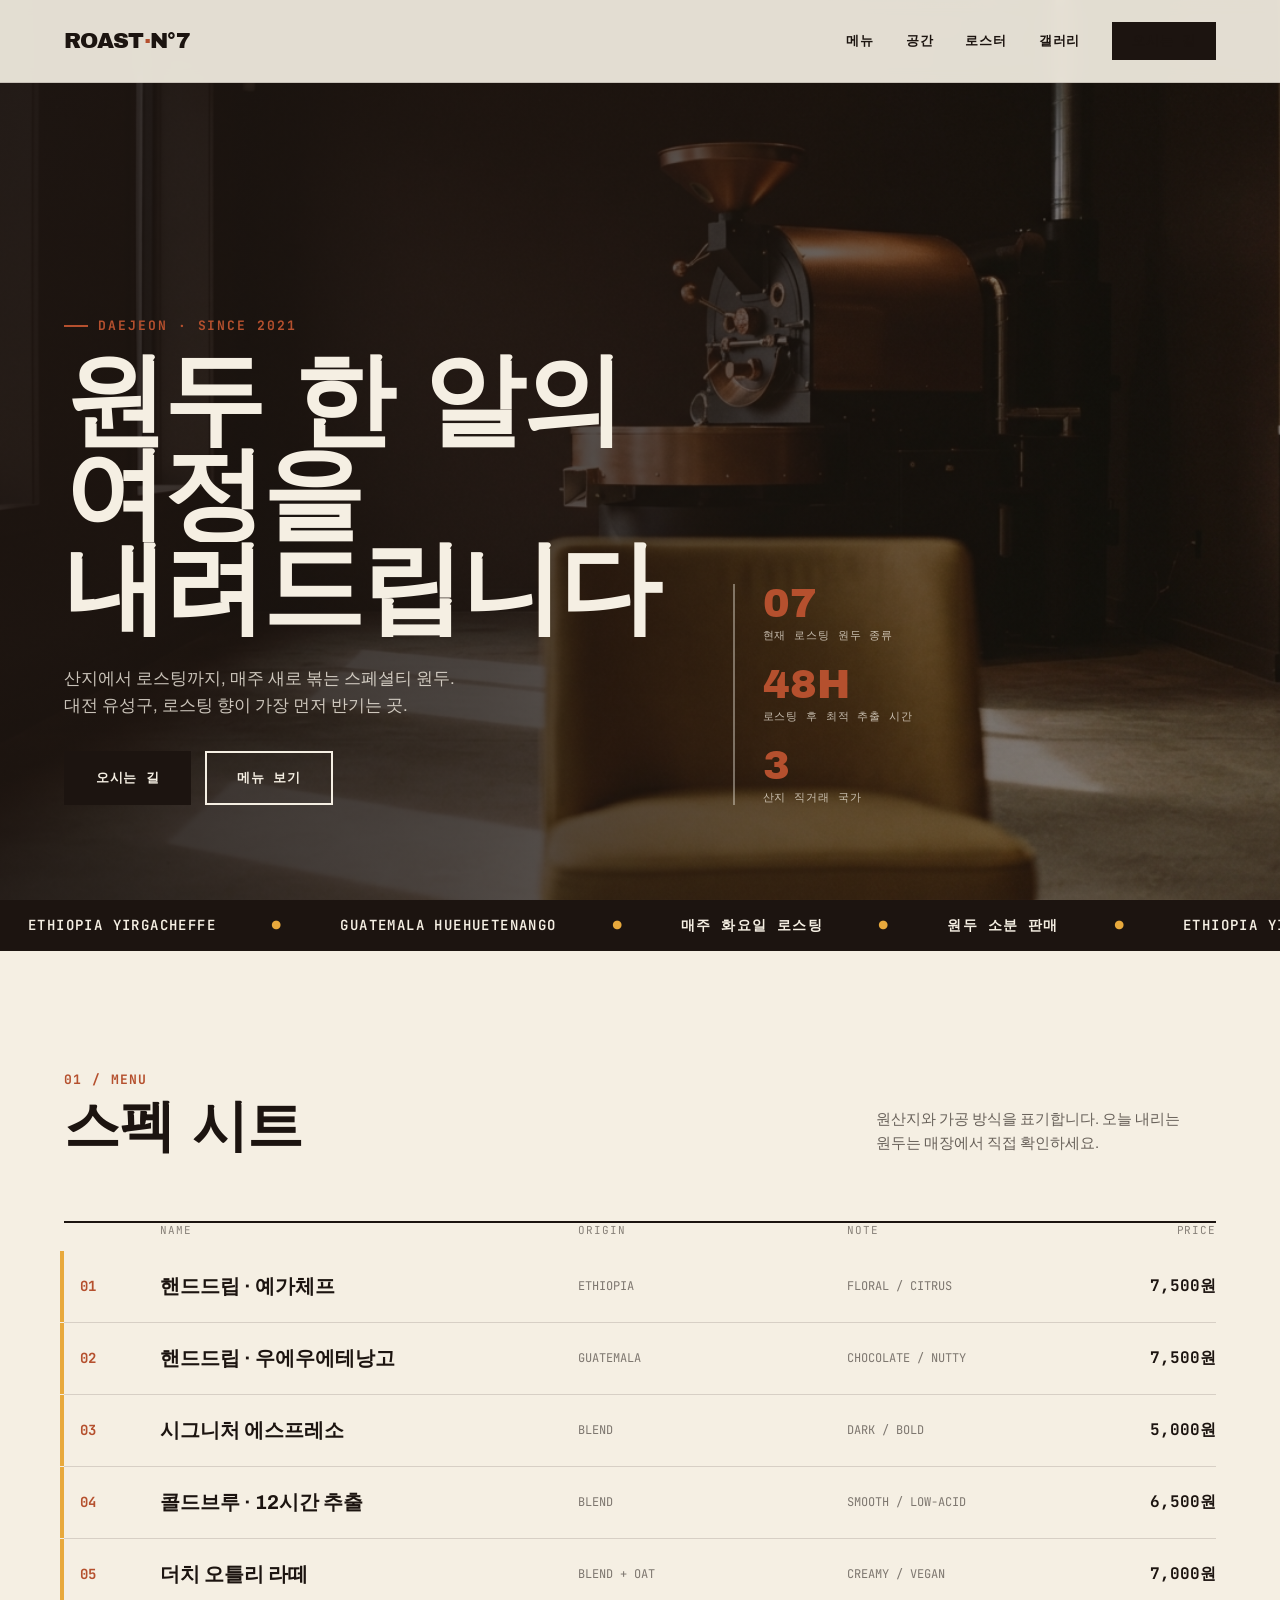
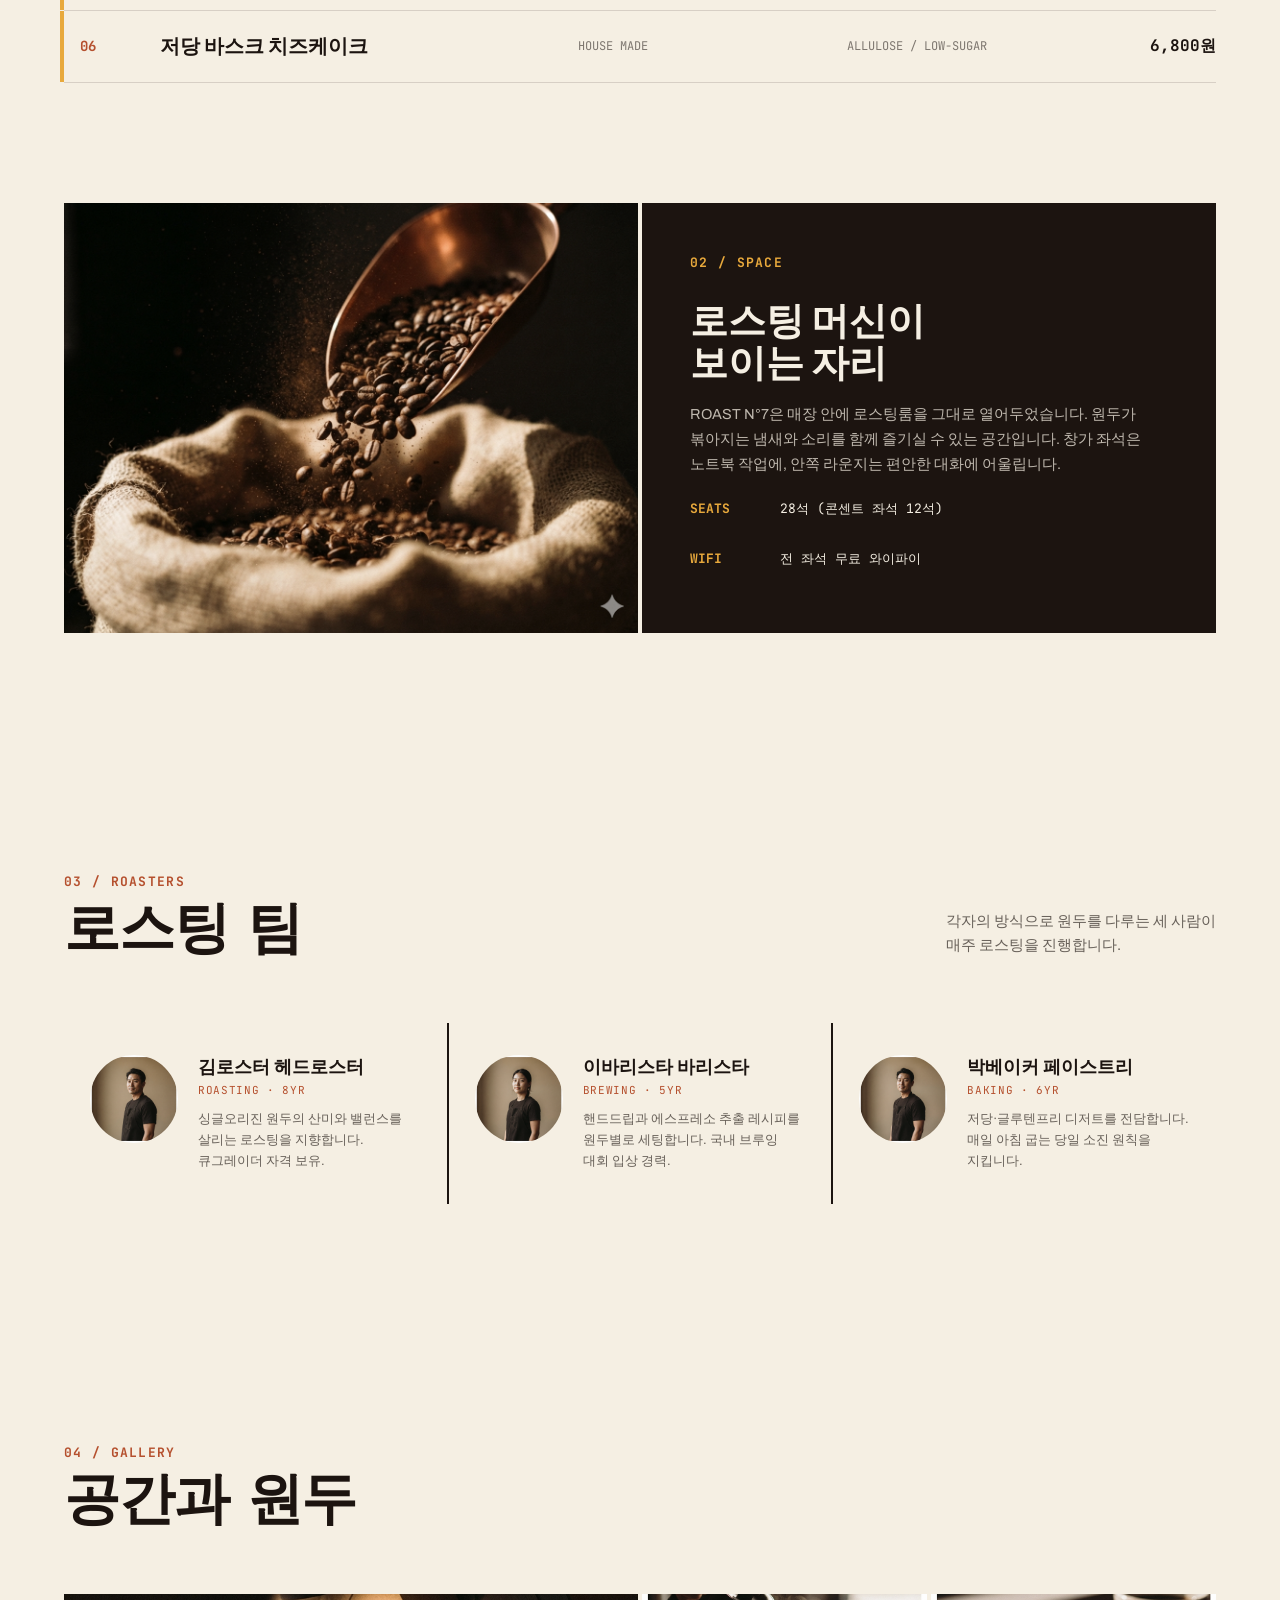
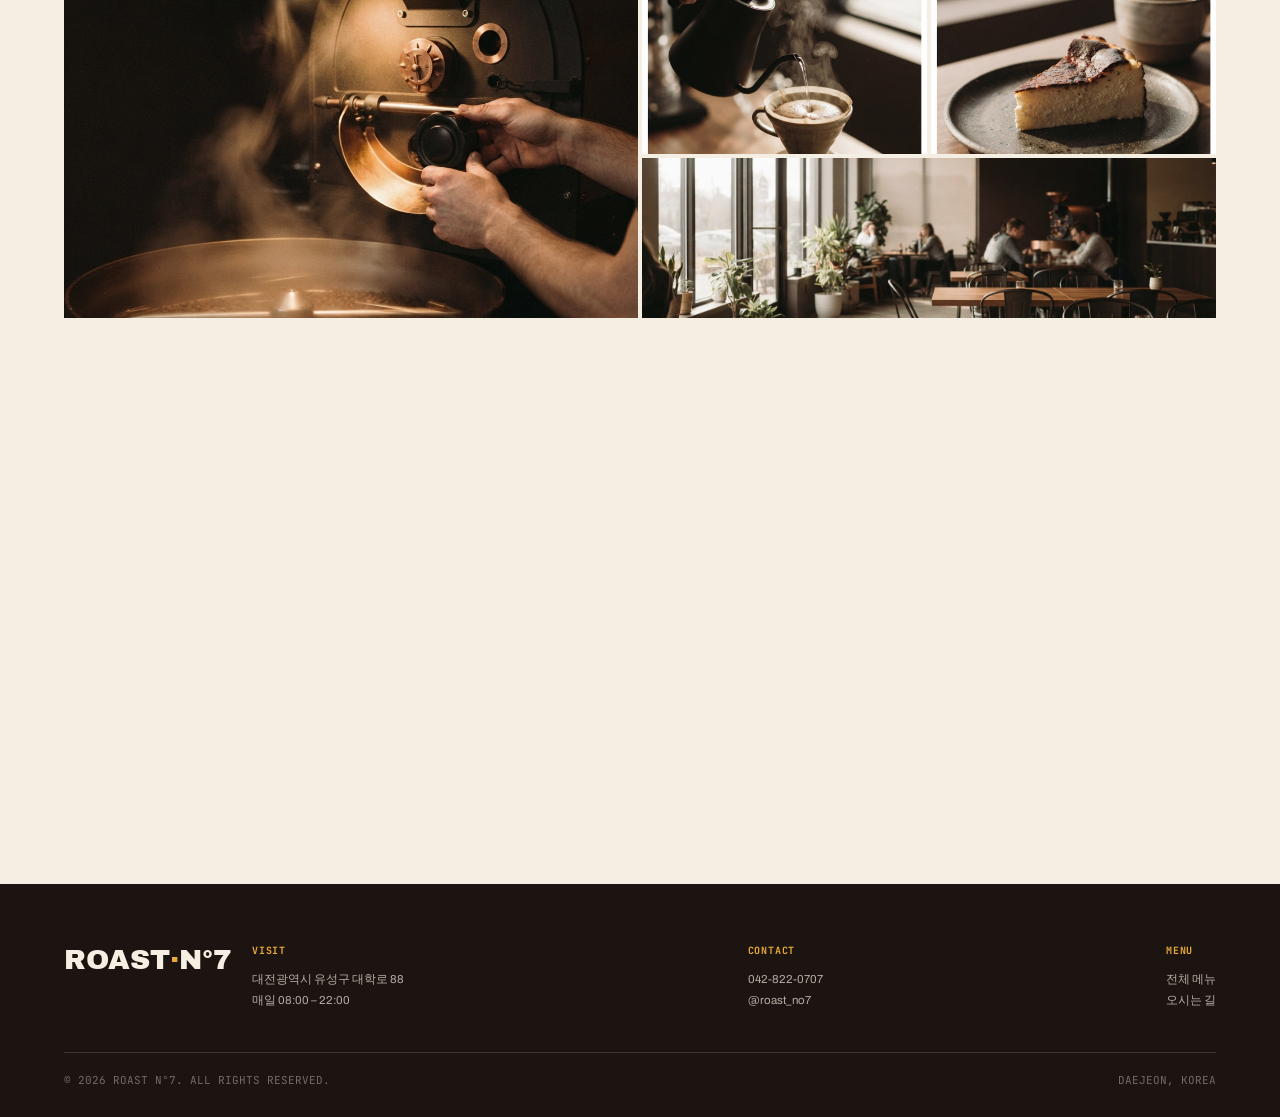
<file: cafe/index.html>
<!DOCTYPE html>
<html lang="ko">
<head>
<meta charset="UTF-8">
<meta name="viewport" content="width=device-width, initial-scale=1.0">
<title>ROAST NO.7 — 스페셜티 로스터리</title>
<style>
@import url('https://fonts.googleapis.com/css2?family=Archivo+Black&family=Archivo:wght@400;500;600;700;900&family=JetBrains+Mono:wght@400;500;700&display=swap');

:root {
  --ink: #1C1410;
  --cream: #F5EFE3;
  --gold: #E8A93C;
  --green: #3D4A34;
  --rust: #B5502E;
  --line: rgba(28,20,16,0.14);
}
* { margin: 0; padding: 0; box-sizing: border-box; }
html { scroll-behavior: smooth; }
body {
  background: var(--cream);
  color: var(--ink);
  font-family: 'Archivo', sans-serif;
  overflow-x: hidden;
  word-break: keep-all;
}
.mono { font-family: 'JetBrains Mono', monospace; }
.display { font-family: 'Archivo Black', sans-serif; text-transform: uppercase; letter-spacing: -0.02em; }

/* ===== NAV ===== */
nav {
  position: fixed; top: 0; left: 0; right: 0; z-index: 100;
  display: flex; justify-content: space-between; align-items: center;
  padding: 22px 5%;
  background: rgba(245,239,227,0.92);
  backdrop-filter: blur(8px);
  border-bottom: 1px solid var(--line);
}
.logo { font-family: 'Archivo Black', sans-serif; font-size: 22px; letter-spacing: -0.03em; }
.logo span { color: var(--rust); }
.nav-links { display: flex; gap: 32px; align-items: center; }
.nav-links a {
  color: var(--ink); text-decoration: none; font-size: 13px; font-weight: 600;
  text-transform: uppercase; letter-spacing: 0.06em;
  font-family: 'JetBrains Mono', monospace;
}
.nav-cta {
  background: var(--ink); color: var(--cream); padding: 10px 20px;
  font-family: 'JetBrains Mono', monospace; font-size: 12px; font-weight: 700;
  text-transform: uppercase; letter-spacing: 0.05em; text-decoration: none;
}
@media (max-width: 820px) { .nav-links a:not(.nav-cta) { display: none; } }

/* ===== HERO ===== */
.hero {
  min-height: 100vh; padding: 140px 5% 95px;
  display: grid; grid-template-columns: 1.3fr 1fr; gap: 40px; align-items: end;
  position: relative;
}
.hero-eyebrow {
  font-family: 'JetBrains Mono', monospace; font-size: 13px; font-weight: 700;
  color: var(--rust); letter-spacing: 0.15em; margin-bottom: 20px;
  display: flex; align-items: center; gap: 10px;
}
.hero-eyebrow::before { content: ''; width: 24px; height: 2px; background: var(--rust); }
.hero h1 {
  font-size: clamp(48px, 8vw, 108px); line-height: 0.92; letter-spacing: -0.03em;
  margin-bottom: 28px;
}
.hero-desc {
  font-size: 17px; line-height: 1.6; max-width: 420px; color: rgba(28,20,16,0.75);
  margin-bottom: 32px;
}
.hero-actions { display: flex; gap: 14px; flex-wrap: wrap; }
.btn-primary {
  background: var(--ink); color: var(--cream); padding: 16px 30px;
  font-family: 'JetBrains Mono', monospace; font-weight: 700; font-size: 13px;
  text-transform: uppercase; letter-spacing: 0.05em; text-decoration: none;
  border: 2px solid var(--ink); transition: all 0.2s;
}
.btn-primary:hover { background: transparent; color: var(--ink); }
.btn-outline {
  background: transparent; color: var(--ink); padding: 16px 30px;
  font-family: 'JetBrains Mono', monospace; font-weight: 700; font-size: 13px;
  text-transform: uppercase; letter-spacing: 0.05em; text-decoration: none;
  border: 2px solid var(--ink);
}
.hero-side {
  border-left: 2px solid var(--ink); padding-left: 28px;
  display: flex; flex-direction: column; gap: 22px;
}
.hero-stat .num { font-family: 'Archivo Black', sans-serif; font-size: 40px; line-height: 1; color: var(--rust); }
.hero-stat .lbl { font-family: 'JetBrains Mono', monospace; font-size: 11px; text-transform: uppercase; letter-spacing: 0.08em; margin-top: 4px; }
.hero { color: var(--cream); }
.hero-bg {
  position: absolute; inset: 0; z-index: -2;
  background: url('images/hero-bg.png') center/cover no-repeat;
  background-color: var(--ink);
}
.hero-overlay {
  position: absolute; inset: 0; z-index: -1;
  background: linear-gradient(100deg, rgba(28,20,16,0.92) 0%, rgba(28,20,16,0.78) 42%, rgba(28,20,16,0.42) 100%);
}
.hero-desc { color: rgba(245,239,227,0.8); }
.hero-side { border-left: 2px solid rgba(245,239,227,0.4); }
.hero-stat .lbl { color: rgba(245,239,227,0.75); }
.hero .btn-outline { color: var(--cream); border-color: var(--cream); }
.hero .btn-primary:hover { background: transparent; color: var(--cream); border-color: var(--cream); }
.hero h1 .line { display: block; overflow: hidden; }
.hero h1 .line-inner { display: block; transform: translateY(115%); animation: lineUp 0.9s cubic-bezier(.16,1,.3,1) forwards; }
.hero h1 .line:nth-child(1) .line-inner { animation-delay: 0.1s; }
.hero h1 .line:nth-child(2) .line-inner { animation-delay: 0.24s; }
.hero h1 .line:nth-child(3) .line-inner { animation-delay: 0.38s; }
@keyframes lineUp { to { transform: translateY(0); } }
@media (max-width: 780px) {
  .hero { grid-template-columns: 1fr; }
  .hero-side { border-left: none; border-top: 2px solid rgba(245,239,227,0.4); padding-left: 0; padding-top: 22px; flex-direction: row; flex-wrap: wrap; justify-content: space-between; }
  .hero-stat .num { font-size: 32px; }
}

/* ===== MARQUEE ===== */
.marquee {
  background: var(--ink); color: var(--cream); padding: 14px 0; overflow: hidden;
  white-space: nowrap; border-top: 2px solid var(--ink); border-bottom: 2px solid var(--ink);
}
.marquee-track { display: inline-block; animation: scroll 42s linear infinite; }
.marquee:hover .marquee-track { animation-play-state: paused; }
.marquee-track span {
  font-family: 'JetBrains Mono', monospace; font-size: 14px; font-weight: 600;
  text-transform: uppercase; letter-spacing: 0.1em; margin: 0 28px;
}
.marquee-track span.gold { color: var(--gold); }
@keyframes scroll { from { transform: translateX(0); } to { transform: translateX(-50%); } }

/* ===== SECTION SHARED ===== */
section { padding: 120px 5%; }
.section-head { display: flex; justify-content: space-between; align-items: flex-end; margin-bottom: 66px; gap: 24px; flex-wrap: wrap; }
.section-num {
  font-family: 'JetBrains Mono', monospace; font-size: 13px; color: var(--rust);
  font-weight: 700; letter-spacing: 0.1em; margin-bottom: 12px;
}
.section-title { font-size: clamp(32px, 5vw, 56px); line-height: 0.98; }
.section-sub { max-width: 340px; font-size: 15px; color: rgba(28,20,16,0.65); line-height: 1.6; }

/* ===== MENU / SPEC SHEET ===== */
.menu-list { border-top: 2px solid var(--ink); }
.menu-row {
  position: relative;
  display: grid; grid-template-columns: 60px 1.6fr 1fr 1fr 100px; gap: 20px; align-items: center;
  padding: 22px 0 22px 16px; border-bottom: 1px solid var(--line);
  transition: background 0.2s, padding-left 0.25s;
}
.menu-row::before {
  content: ''; position: absolute; left: 0; top: 0; bottom: 0; width: 4px;
  background: var(--gold); transform: translateX(-100%); transition: transform 0.3s ease;
}
.menu-row:hover { background: rgba(232,169,60,0.08); padding-left: 24px; }
.menu-row:hover::before { transform: translateX(0); }
.menu-row .idx { font-family: 'JetBrains Mono', monospace; color: var(--rust); font-weight: 700; font-size: 14px; }
.menu-row .name { font-size: 20px; font-weight: 700; }
.menu-row .origin { font-family: 'JetBrains Mono', monospace; font-size: 12px; color: rgba(28,20,16,0.55); text-transform: uppercase; }
.menu-row .notes { font-family: 'JetBrains Mono', monospace; font-size: 12px; color: rgba(28,20,16,0.55); }
.menu-row .price { font-family: 'JetBrains Mono', monospace; font-size: 16px; font-weight: 700; text-align: right; white-space: nowrap; }
.menu-head {
  display: grid; grid-template-columns: 60px 1.6fr 1fr 1fr 100px; gap: 20px;
  padding: 0 0 14px 16px; font-family: 'JetBrains Mono', monospace; font-size: 11px;
  text-transform: uppercase; letter-spacing: 0.08em; color: rgba(28,20,16,0.5);
}
@media (max-width: 700px) {
  .menu-row, .menu-head { grid-template-columns: 28px 1fr 88px; gap: 14px; }
  .menu-row .origin, .menu-head .origin-h,
  .menu-row .notes, .menu-head .notes-h { display: none; }
  .menu-row .price { font-size: 14px; }
  .roaster-card .role { font-size: 12.5px; }
  .roaster-card p { font-size: 14.5px; }
  .footer-col p, .footer-col a { font-size: 14.5px; }
  .footer-bottom { font-size: 12.5px; }
}

/* ===== SPACE (about) ===== */
.space-grid { display: grid; grid-template-columns: 1fr 1fr; gap: 4px; }
.space-img { aspect-ratio: 4/3; overflow: hidden; position: relative; }
.space-img img { width: 100%; height: 100%; object-fit: cover; display: block; filter: grayscale(20%) contrast(1.05); }
.space-text {
  background: var(--ink); color: var(--cream); padding: 48px;
  display: flex; flex-direction: column; justify-content: center; gap: 18px;
}
.space-text h3 { font-size: clamp(26px, 3.5vw, 38px); line-height: 1.1; }
.space-text p { font-size: 14.5px; line-height: 1.7; color: rgba(245,239,227,0.75); }

/* ===== ROASTER PROFILE ===== */
.roaster-grid { display: grid; grid-template-columns: repeat(3, 1fr); gap: 2px; background: var(--ink); }
.roaster-card { background: var(--cream); padding: 32px 26px; display: flex; align-items: flex-start; gap: 20px; text-align: left; }
.roaster-avatar {
  width: 88px; height: 88px; border-radius: 50%; object-fit: cover;
  display: block; flex-shrink: 0; filter: grayscale(15%);
}
.roaster-info { display: flex; flex-direction: column; text-align: left; }
.roaster-card h4 { font-size: 18px; margin-bottom: 4px; }
.roaster-card .role { font-family: 'JetBrains Mono', monospace; font-size: 11px; color: var(--rust); text-transform: uppercase; letter-spacing: 0.06em; margin-bottom: 12px; }
.roaster-card p { font-size: 13px; line-height: 1.6; color: rgba(28,20,16,0.65); }
@media (max-width: 700px) { .roaster-grid { grid-template-columns: 1fr; } }

/* ===== GALLERY ===== */
.gallery-grid {
  display: grid; grid-template-columns: repeat(4, 1fr); grid-auto-rows: 160px; gap: 4px;
}
.gallery-grid div { position: relative; overflow: hidden; }
.gallery-grid div:nth-child(1) { grid-column: span 2; grid-row: span 2; }
.gallery-grid div:nth-child(4) { grid-column: span 2; }
.gallery-grid img { width: 100%; height: 100%; object-fit: cover; display: block; filter: grayscale(15%) brightness(1); transition: transform 0.4s, filter 0.4s; }
.gallery-grid div:hover img { transform: scale(1.06); filter: grayscale(0%) brightness(1.08); }
.gallery-caption {
  position: absolute; left: 0; right: 0; bottom: 0; padding: 18px;
  font-family: 'JetBrains Mono', monospace; font-size: 11px; font-weight: 600;
  letter-spacing: 0.1em; text-transform: uppercase; color: var(--cream);
  background: linear-gradient(to top, rgba(28,20,16,0.8), transparent);
  opacity: 0; transform: translateY(8px); transition: opacity 0.35s ease, transform 0.35s ease;
  pointer-events: none;
}
.gallery-grid div:hover .gallery-caption { opacity: 1; transform: translateY(0); }
@media (max-width: 700px) { .gallery-grid { grid-template-columns: repeat(2, 1fr); } .gallery-grid div:nth-child(1) { grid-column: span 2; } }

/* ===== VISIT ===== */
.visit-wrap {
  background: var(--ink); color: var(--cream); padding: 76px 5%;
  display: grid; grid-template-columns: 1fr 1fr; gap: 48px; align-items: center;
}
.visit-info h3 { font-size: clamp(30px, 4vw, 44px); margin-bottom: 20px; line-height: 1.05; }
.visit-info p { font-size: 14.5px; color: rgba(245,239,227,0.7); line-height: 1.7; margin-bottom: 28px; }
.res-detail { display: flex; gap: 12px; margin-bottom: 14px; font-family: 'JetBrains Mono', monospace; font-size: 13px; }
.res-detail .k { color: var(--gold); font-weight: 700; min-width: 78px; }
.visit-map { aspect-ratio: 4/3; overflow: hidden; }
.visit-map img { width: 100%; height: 100%; object-fit: cover; filter: grayscale(30%) contrast(1.05); }
@media (max-width: 820px) { .visit-wrap { grid-template-columns: 1fr; } }

/* ===== FOOTER ===== */
footer { background: var(--ink); color: var(--cream); padding: 60px 5% 30px; }
.footer-top { display: flex; justify-content: space-between; align-items: flex-start; flex-wrap: wrap; gap: 20px; margin-bottom: 40px; }
.footer-logo { font-family: 'Archivo Black', sans-serif; font-size: 28px; }
.footer-logo span { color: var(--gold); }
.footer-links { display: flex; justify-content: space-between; gap: 24px; flex-wrap: nowrap; flex: 1; }
.footer-col h5 { font-family: 'JetBrains Mono', monospace; font-size: 10px; text-transform: uppercase; letter-spacing: 0.08em; color: var(--gold); margin-bottom: 12px; }
.footer-col p, .footer-col a { font-size: 11.5px; color: rgba(245,239,227,0.7); line-height: 1.9; text-decoration: none; display: block; }
@media (max-width: 360px) {
  .footer-links { flex-wrap: wrap; }
}
.footer-bottom {
  border-top: 1px solid rgba(245,239,227,0.15); padding-top: 20px;
  font-family: 'JetBrains Mono', monospace; font-size: 11px; color: rgba(245,239,227,0.4);
  display: flex; justify-content: space-between; flex-wrap: wrap; gap: 10px;
}

.reveal { opacity: 0; transform: translateY(24px); transition: opacity 0.6s ease, transform 0.6s ease; }
.reveal.in { opacity: 1; transform: translateY(0); }
</style>
</head>
<body>

<nav>
  <div class="logo">ROAST<span>·</span>N°7</div>
  <div class="nav-links">
    <a href="#menu">메뉴</a>
    <a href="#space">공간</a>
    <a href="#roasters">로스터</a>
    <a href="#gallery">갤러리</a>
    <a href="#visit" class="nav-cta">오시는 길</a>
  </div>
</nav>

<section class="hero">
  <div class="hero-bg"></div>
  <div class="hero-overlay"></div>
  <div>
    <div class="hero-eyebrow">DAEJEON · SINCE 2021</div>
    <h1 class="display">
      <span class="line"><span class="line-inner">원두 한 알의</span></span>
      <span class="line"><span class="line-inner">여정을</span></span>
      <span class="line"><span class="line-inner">내려드립니다</span></span>
    </h1>
    <p class="hero-desc">산지에서 로스팅까지, 매주 새로 볶는 스페셜티 원두. 대전 유성구, 로스팅 향이 가장 먼저 반기는 곳.</p>
    <div class="hero-actions">
      <a href="#visit" class="btn-primary">오시는 길</a>
      <a href="#menu" class="btn-outline">메뉴 보기</a>
    </div>
  </div>
  <div class="hero-side">
    <div class="hero-stat">
      <div class="num mono">07</div>
      <div class="lbl">현재 로스팅 원두 종류</div>
    </div>
    <div class="hero-stat">
      <div class="num mono">48H</div>
      <div class="lbl">로스팅 후 최적 추출 시간</div>
    </div>
    <div class="hero-stat">
      <div class="num mono">3</div>
      <div class="lbl">산지 직거래 국가</div>
    </div>
  </div>
</section>

<div class="marquee">
  <div class="marquee-track">
    <span>ETHIOPIA YIRGACHEFFE</span><span class="gold">●</span>
    <span>GUATEMALA HUEHUETENANGO</span><span class="gold">●</span>
    <span>매주 화요일 로스팅</span><span class="gold">●</span>
    <span>원두 소분 판매</span><span class="gold">●</span>
    <span>ETHIOPIA YIRGACHEFFE</span><span class="gold">●</span>
    <span>GUATEMALA HUEHUETENANGO</span><span class="gold">●</span>
    <span>매주 화요일 로스팅</span><span class="gold">●</span>
    <span>원두 소분 판매</span><span class="gold">●</span>
  </div>
</div>

<section id="menu">
  <div class="section-head reveal">
    <div>
      <div class="section-num">01 / MENU</div>
      <h2 class="section-title display">스펙 시트</h2>
    </div>
    <p class="section-sub">원산지와 가공 방식을 표기합니다. 오늘 내리는 원두는 매장에서 직접 확인하세요.</p>
  </div>

  <div class="menu-list reveal">
    <div class="menu-head">
      <span></span><span>NAME</span><span class="origin-h">ORIGIN</span><span class="notes-h">NOTE</span><span style="text-align:right">PRICE</span>
    </div>
    <div class="menu-row">
      <span class="idx">01</span>
      <span class="name">핸드드립 · 예가체프</span>
      <span class="origin">ETHIOPIA</span>
      <span class="notes">FLORAL / CITRUS</span>
      <span class="price">7,500원</span>
    </div>
    <div class="menu-row">
      <span class="idx">02</span>
      <span class="name">핸드드립 · 우에우에테낭고</span>
      <span class="origin">GUATEMALA</span>
      <span class="notes">CHOCOLATE / NUTTY</span>
      <span class="price">7,500원</span>
    </div>
    <div class="menu-row">
      <span class="idx">03</span>
      <span class="name">시그니처 에스프레소</span>
      <span class="origin">BLEND</span>
      <span class="notes">DARK / BOLD</span>
      <span class="price">5,000원</span>
    </div>
    <div class="menu-row">
      <span class="idx">04</span>
      <span class="name">콜드브루 · 12시간 추출</span>
      <span class="origin">BLEND</span>
      <span class="notes">SMOOTH / LOW-ACID</span>
      <span class="price">6,500원</span>
    </div>
    <div class="menu-row">
      <span class="idx">05</span>
      <span class="name">더치 오틀리 라떼</span>
      <span class="origin">BLEND + OAT</span>
      <span class="notes">CREAMY / VEGAN</span>
      <span class="price">7,000원</span>
    </div>
    <div class="menu-row">
      <span class="idx">06</span>
      <span class="name">저당 바스크 치즈케이크</span>
      <span class="origin">HOUSE MADE</span>
      <span class="notes">ALLULOSE / LOW-SUGAR</span>
      <span class="price">6,800원</span>
    </div>
  </div>
</section>

<section id="space" style="padding-top:0;">
  <div class="space-grid reveal">
    <div class="space-img"><img src="images/about-beans.png" alt="로스터리 내부에서 원두를 구리 스쿱으로 마대에 옮겨 담는 모습" loading="lazy"></div>
    <div class="space-text">
      <div class="section-num" style="color:var(--gold)">02 / SPACE</div>
      <h3>로스팅 머신이<br>보이는 자리</h3>
      <p>ROAST N°7은 매장 안에 로스팅룸을 그대로 열어두었습니다. 원두가 볶아지는 냄새와 소리를 함께 즐기실 수 있는 공간입니다. 창가 좌석은 노트북 작업에, 안쪽 라운지는 편안한 대화에 어울립니다.</p>
      <div class="res-detail" style="margin-top:6px;"><span class="k">SEATS</span><span>28석 (콘센트 좌석 12석)</span></div>
      <div class="res-detail"><span class="k">WIFI</span><span>전 좌석 무료 와이파이</span></div>
    </div>
  </div>
</section>

<section id="roasters">
  <div class="section-head reveal">
    <div>
      <div class="section-num">03 / ROASTERS</div>
      <h2 class="section-title display">로스팅 팀</h2>
    </div>
    <p class="section-sub">각자의 방식으로 원두를 다루는 세 사람이<br>매주 로스팅을 진행합니다.</p>
  </div>
  <div class="roaster-grid reveal">
    <div class="roaster-card">
      <img class="roaster-avatar" src="images/roaster-01.png" alt="헤드로스터 김로스터 프로필 사진" loading="lazy">
      <div class="roaster-info">
        <h4>김로스터 헤드로스터</h4>
        <div class="role">ROASTING · 8YR</div>
        <p>싱글오리진 원두의 산미와 밸런스를 살리는 로스팅을 지향합니다. 큐그레이더 자격 보유.</p>
      </div>
    </div>
    <div class="roaster-card">
      <img class="roaster-avatar" src="images/roaster-02.png" alt="바리스타 이바리스타 프로필 사진" loading="lazy">
      <div class="roaster-info">
        <h4>이바리스타 바리스타</h4>
        <div class="role">BREWING · 5YR</div>
        <p>핸드드립과 에스프레소 추출 레시피를 원두별로 세팅합니다. 국내 브루잉 대회 입상 경력.</p>
      </div>
    </div>
    <div class="roaster-card">
      <img class="roaster-avatar" src="images/roaster-03.png" alt="페이스트리 셰프 박베이커 프로필 사진" loading="lazy">
      <div class="roaster-info">
        <h4>박베이커 페이스트리</h4>
        <div class="role">BAKING · 6YR</div>
        <p>저당·글루텐프리 디저트를 전담합니다. 매일 아침 굽는 당일 소진 원칙을 지킵니다.</p>
      </div>
    </div>
  </div>
</section>

<section id="gallery" style="padding-bottom:0;">
  <div class="section-head reveal">
    <div>
      <div class="section-num">04 / GALLERY</div>
      <h2 class="section-title display">공간과 원두</h2>
    </div>
  </div>
  <div class="gallery-grid reveal">
    <div>
      <img src="images/gallery-roasting.png" alt="로스팅 머신 온도 다이얼을 조정하는 손과 증기" loading="lazy">
      <span class="gallery-caption mono">ROASTING / 2026</span>
    </div>
    <div>
      <img src="images/gallery-pourover.png" alt="핸드드립 원형 푸어링 추출 장면" loading="lazy">
      <span class="gallery-caption mono">POUR-OVER / 2026</span>
    </div>
    <div>
      <img src="images/gallery-dessert.png" alt="저당 바스크 치즈케이크 디저트 플레이팅" loading="lazy">
      <span class="gallery-caption mono">DESSERT / 2026</span>
    </div>
    <div>
      <img src="images/gallery-interior.png" alt="매장 내부 좌석과 자연광이 들어오는 창가" loading="lazy">
      <span class="gallery-caption mono">INTERIOR / 2026</span>
    </div>
  </div>
</section>

<section id="visit" style="padding:0;">
  <div class="visit-wrap reveal">
    <div class="visit-info">
      <div class="section-num" style="color:var(--gold)">05 / VISIT</div>
      <h3>편하게<br>들러주세요</h3>
      <p>예약 없이 방문 가능합니다. 6인 이상 단체석을 원하시면 전화로 미리 문의해주세요.</p>
      <div class="res-detail"><span class="k">HOURS</span><span>매일 08:00–22:00 (LO 21:30)</span></div>
      <div class="res-detail"><span class="k">ADDRESS</span><span>대전광역시 유성구 대학로 88</span></div>
      <div class="res-detail"><span class="k">TEL</span><span>042-822-0707</span></div>
      <div class="res-detail"><span class="k">PARKING</span><span>건물 옆 공영주차장 1시간 무료</span></div>
      <a href="tel:042-822-0707" class="btn-primary" style="display:inline-block; margin-top:20px;">전화 문의하기</a>
    </div>
    <div class="visit-map">
      <img src="images/visit-storefront.png" alt="ROAST N°7 매장 외관과 골목 전경" loading="lazy">
    </div>
  </div>
</section>

<footer>
  <div class="footer-top">
    <div class="footer-logo">ROAST<span>·</span>N°7</div>
    <div class="footer-links">
      <div class="footer-col">
        <h5>VISIT</h5>
        <p>대전광역시 유성구 대학로 88</p>
        <p>매일 08:00 – 22:00</p>
      </div>
      <div class="footer-col">
        <h5>CONTACT</h5>
        <a href="tel:042-822-0707">042-822-0707</a>
        <a href="#">@roast_no7</a>
      </div>
      <div class="footer-col">
        <h5>MENU</h5>
        <a href="#menu">전체 메뉴</a>
        <a href="#visit">오시는 길</a>
      </div>
    </div>
  </div>
  <div class="footer-bottom">
    <span>© 2026 ROAST N°7. ALL RIGHTS RESERVED.</span>
    <span>DAEJEON, KOREA</span>
  </div>
</footer>

<script>
// Scroll reveal
const observer = new IntersectionObserver((entries) => {
  entries.forEach(e => { if (e.isIntersecting) e.target.classList.add('in'); });
}, { threshold: 0.12 });
document.querySelectorAll('.reveal').forEach(el => observer.observe(el));
</script>

</body>
</html>
</file>
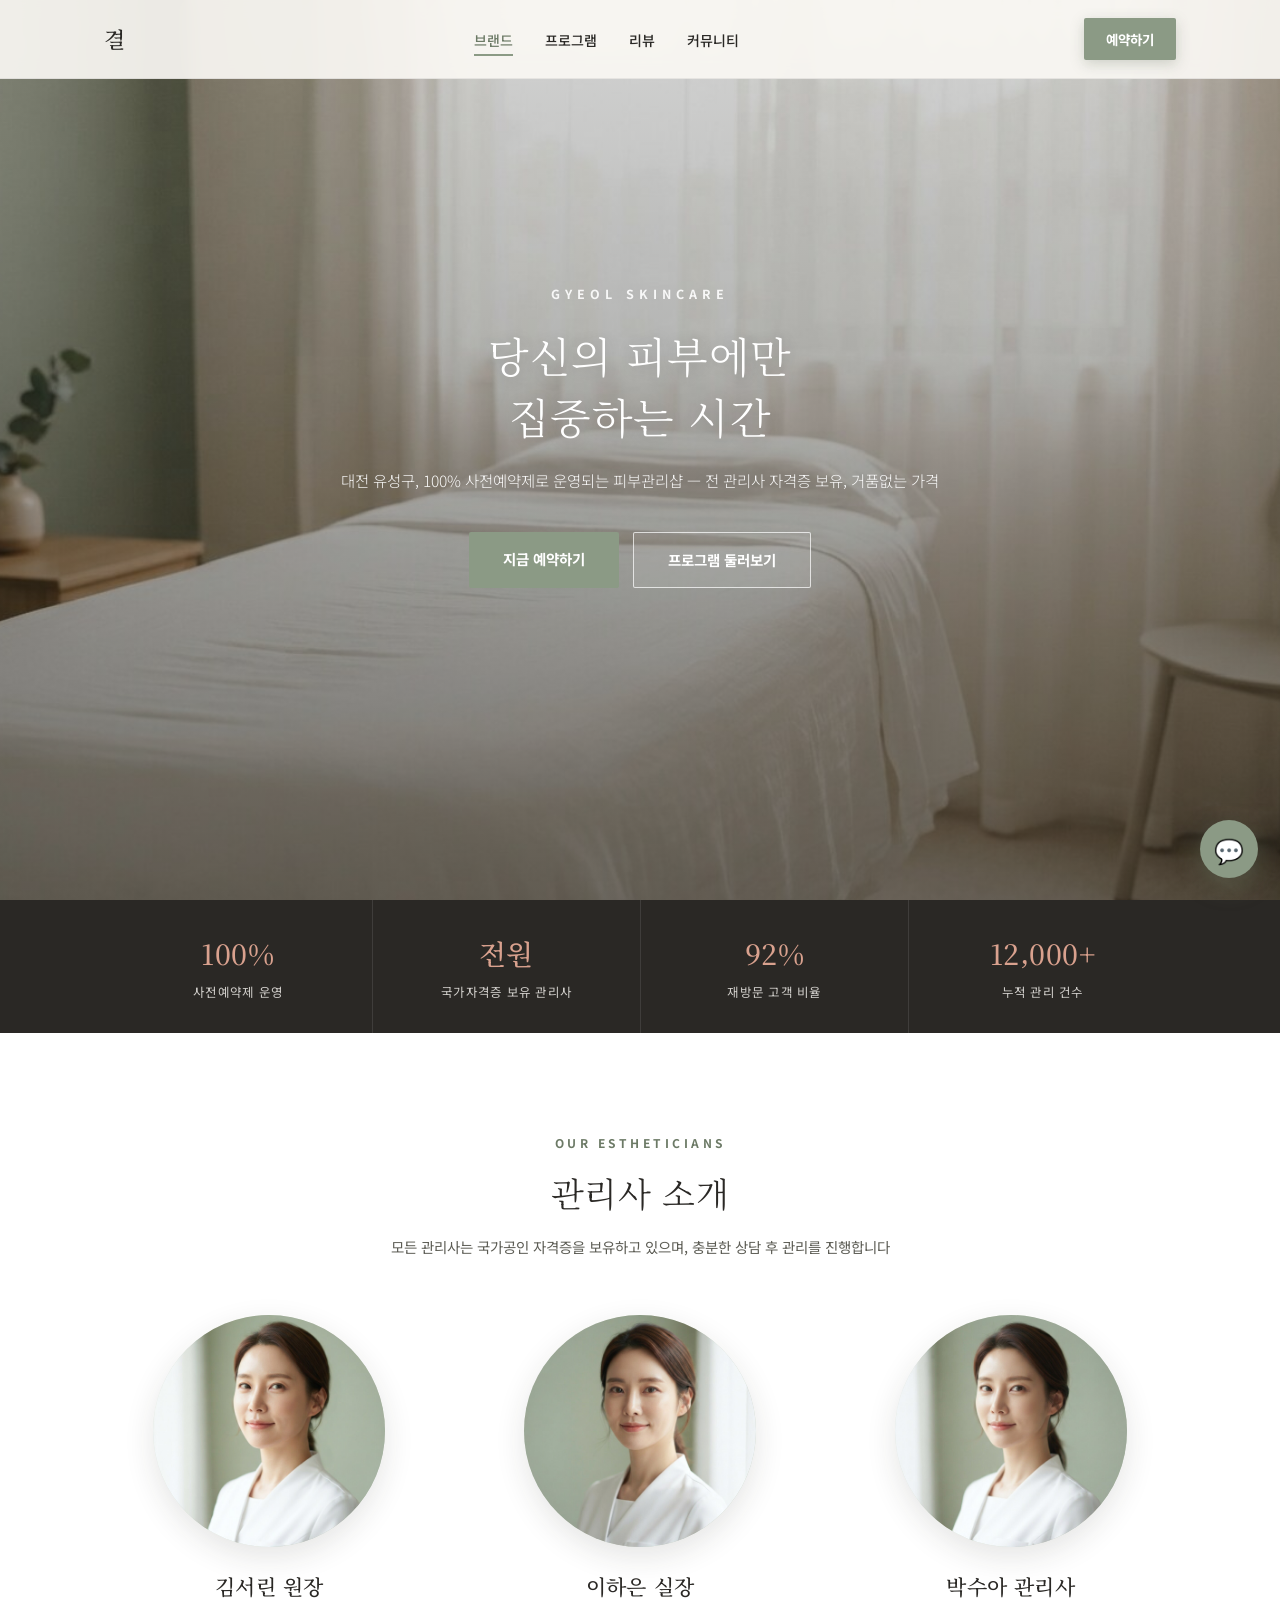
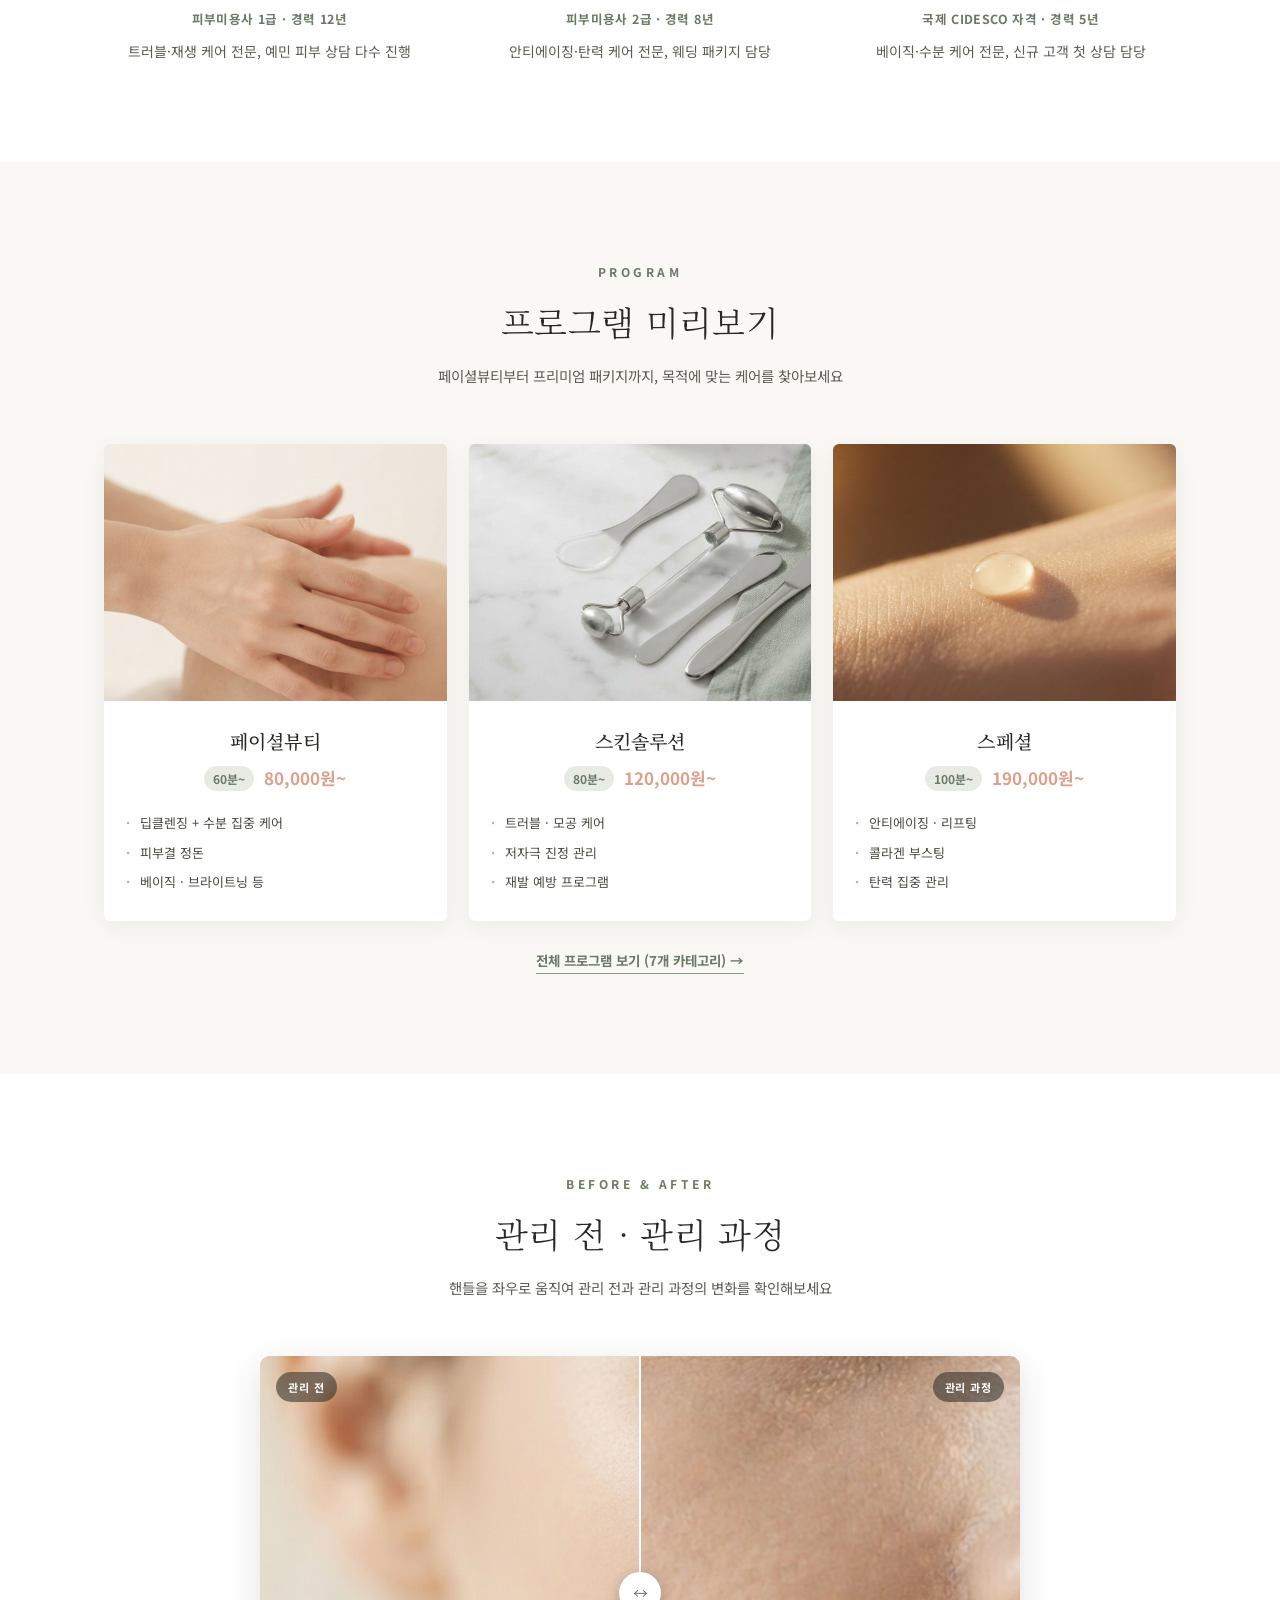
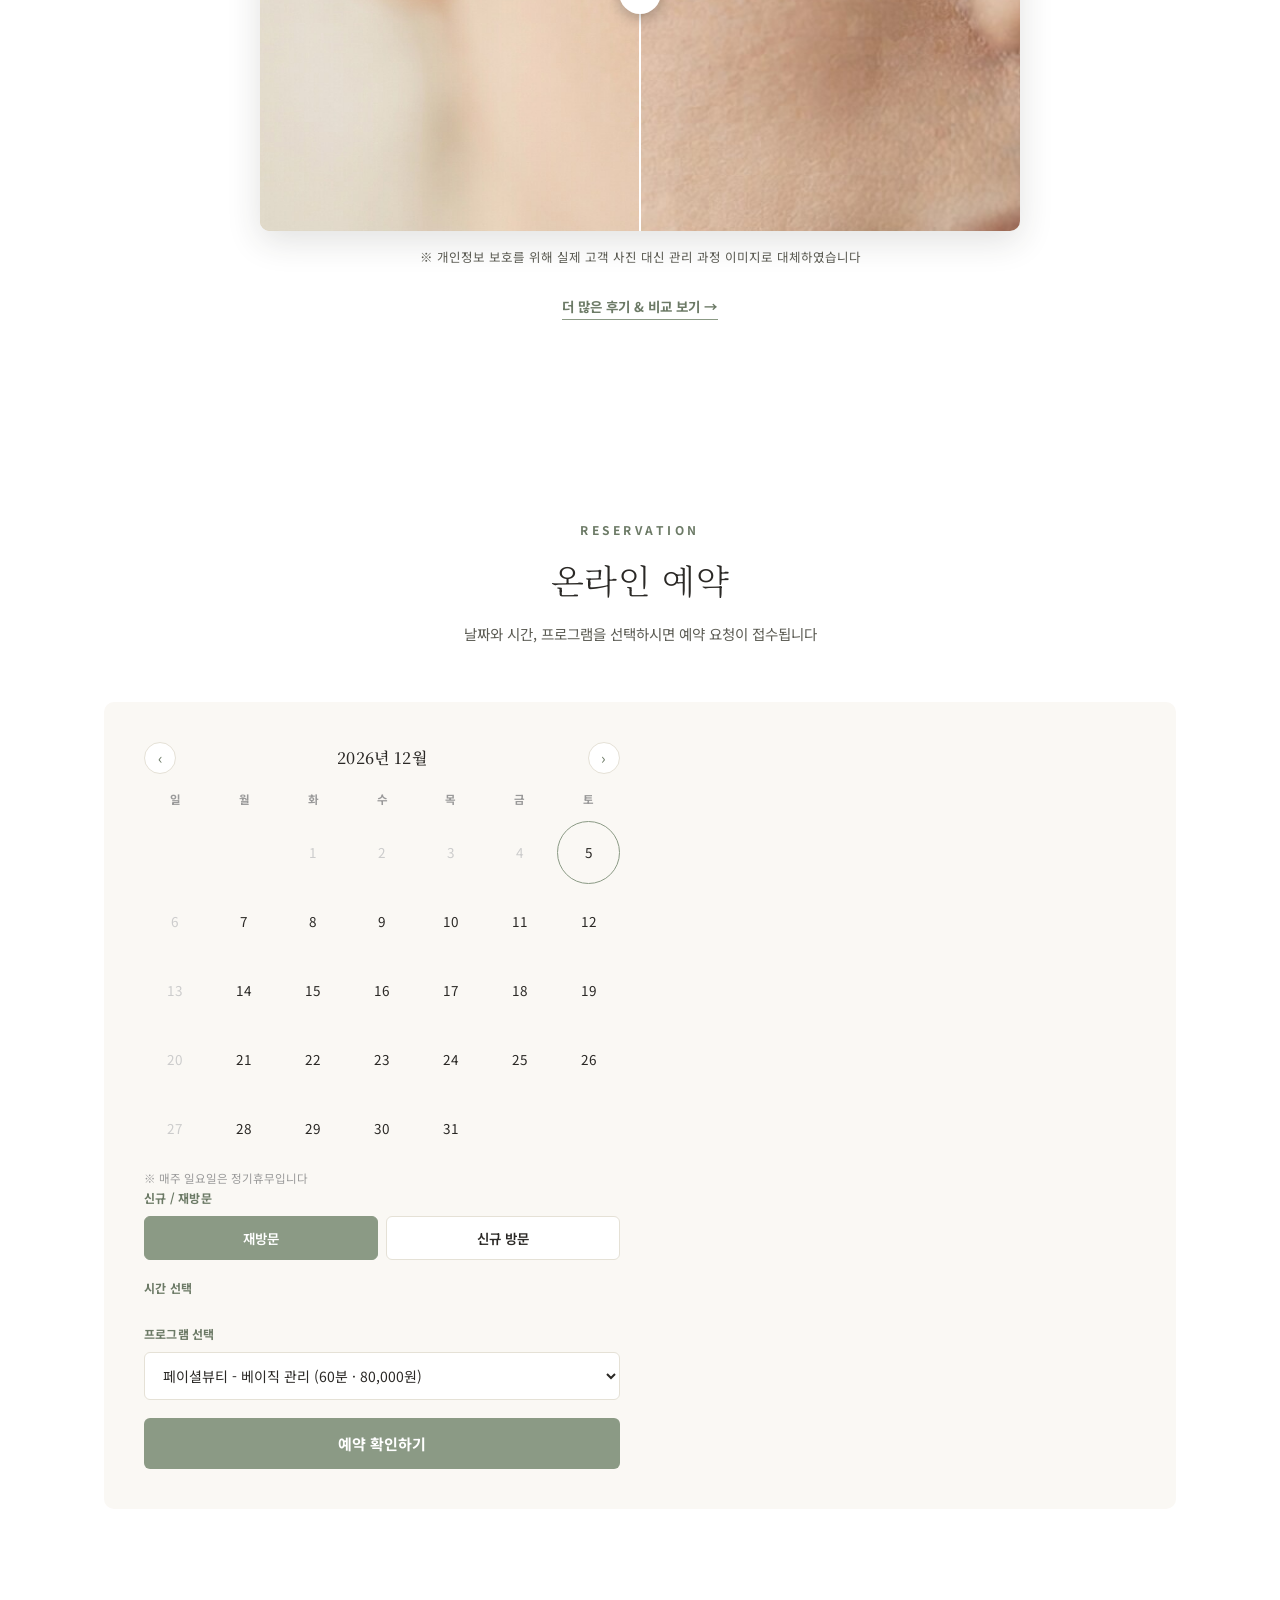
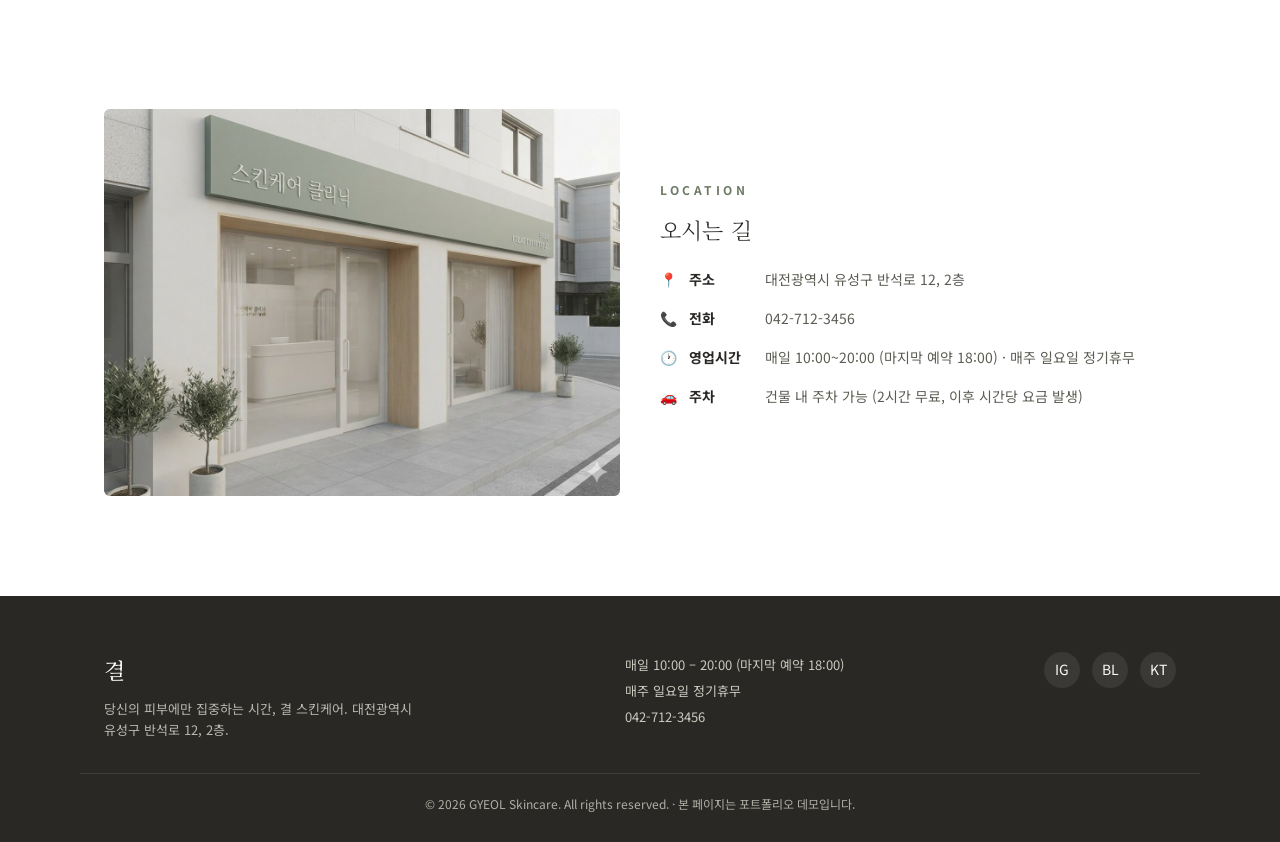
<file: skincare-landing/index.html>
<!DOCTYPE html>
<html lang="ko">
<head>
<meta charset="UTF-8">
<meta name="viewport" content="width=device-width, initial-scale=1.0">
<title>결 스킨케어 | 대전 유성구 피부관리샵</title>
<meta name="description" content="결 스킨케어 - 100% 사전예약제 피부관리샵. 프로그램 안내, 후기, 커뮤니티, 온라인 예약과 AI 상담봇을 제공합니다.">
<link rel="preconnect" href="https://fonts.googleapis.com">
<link href="https://fonts.googleapis.com/css2?family=Noto+Serif+KR:wght@300;400;500&family=Noto+Sans+KR:wght@400;500;700&display=swap" rel="stylesheet">
<link rel="stylesheet" href="styles.css">
</head>
<body>

<header>
  <nav class="nav-wrap">
    <a href="index.html" class="logo">결</a>
    <ul class="nav-links">
      <li><a href="index.html" class="active">브랜드</a></li>
      <li><a href="program.html">프로그램</a></li>
      <li><a href="review.html">리뷰</a></li>
      <li><a href="community.html">커뮤니티</a></li>
    </ul>
    <a href="#booking" class="nav-cta desktop-only">예약하기</a>
    <button class="hamburger" id="hamburgerBtn" aria-label="메뉴 열기">
      <span></span><span></span><span></span>
    </button>
  </nav>
  <div class="mobile-menu" id="mobileMenu">
    <a href="index.html">브랜드</a>
    <a href="program.html">프로그램</a>
    <a href="review.html">리뷰</a>
    <a href="community.html">커뮤니티</a>
    <a href="#booking">예약하기</a>
  </div>
</header>

<!-- ============ HERO ============ -->
<section class="hero" id="hero">
  <div class="hero-bg">
    <img src="images/hero.jpg" alt="" onerror="this.remove()">
  </div>
  <div class="hero-overlay"></div>
  <div class="hero-content">
    <div class="hero-eyebrow">GYEOL SKINCARE</div>
    <h1>당신의 피부에만<br>집중하는 시간</h1>
    <p>대전 유성구, 100% 사전예약제로 운영되는 피부관리샵 — 전 관리사 자격증 보유, 거품없는 가격</p>
    <div class="hero-buttons">
      <a href="#booking" class="btn-primary">지금 예약하기</a>
      <a href="program.html" class="btn-outline">프로그램 둘러보기</a>
    </div>
  </div>
</section>

<!-- ============ TRUST BAR ============ -->
<div class="trust-bar">
  <div class="container trust-grid fade-in">
    <div class="trust-item">
      <div class="num">100%</div>
      <div class="lbl">사전예약제 운영</div>
    </div>
    <div class="trust-item">
      <div class="num">전원</div>
      <div class="lbl">국가자격증 보유 관리사</div>
    </div>
    <div class="trust-item">
      <div class="num">92%</div>
      <div class="lbl">재방문 고객 비율</div>
    </div>
    <div class="trust-item">
      <div class="num">12,000+</div>
      <div class="lbl">누적 관리 건수</div>
    </div>
  </div>
</div>

<!-- ============ ESTHETICIANS ============ -->
<section id="estheticians" style="background:var(--white)">
  <div class="container">
    <div class="section-head fade-in">
      <div class="eyebrow">OUR ESTHETICIANS</div>
      <h2>관리사 소개</h2>
      <p>모든 관리사는 국가공인 자격증을 보유하고 있으며, 충분한 상담 후 관리를 진행합니다</p>
    </div>
    <div class="est-grid">
      <div class="est-card fade-in">
        <div class="ph">
          <img src="images/esthetician-1.jpg" alt="" onerror="this.remove()" onload="this.nextElementSibling.remove()">
          <div class="ph-label" style="font-size:10.5px">관리사 프로필 사진</div>
        </div>
        <h3>김서린 원장</h3>
        <div class="role">피부미용사 1급 · 경력 12년</div>
        <p>트러블·재생 케어 전문, 예민 피부 상담 다수 진행</p>
      </div>
      <div class="est-card fade-in">
        <div class="ph">
          <img src="images/esthetician-2.jpg" alt="" onerror="this.remove()" onload="this.nextElementSibling.remove()">
          <div class="ph-label" style="font-size:10.5px">관리사 프로필 사진</div>
        </div>
        <h3>이하은 실장</h3>
        <div class="role">피부미용사 2급 · 경력 8년</div>
        <p>안티에이징·탄력 케어 전문, 웨딩 패키지 담당</p>
      </div>
      <div class="est-card fade-in">
        <div class="ph">
          <img src="images/esthetician-3.jpg" alt="" onerror="this.remove()" onload="this.nextElementSibling.remove()">
          <div class="ph-label" style="font-size:10.5px">관리사 프로필 사진</div>
        </div>
        <h3>박수아 관리사</h3>
        <div class="role">국제 CIDESCO 자격 · 경력 5년</div>
        <p>베이직·수분 케어 전문, 신규 고객 첫 상담 담당</p>
      </div>
    </div>
  </div>
</section>

<!-- ============ PROGRAM PREVIEW ============ -->
<section id="programs">
  <div class="container">
    <div class="section-head fade-in">
      <div class="eyebrow">PROGRAM</div>
      <h2>프로그램 미리보기</h2>
      <p>페이셜뷰티부터 프리미엄 패키지까지, 목적에 맞는 케어를 찾아보세요</p>
    </div>
    <div class="program-grid">
      <div class="program-card fade-in">
        <div class="ph"><img src="images/program-basic.jpg" alt="" onerror="this.remove()" onload="this.nextElementSibling.remove()"><div class="ph-label">페이셜뷰티 이미지</div></div>
        <div class="body">
          <h3>페이셜뷰티</h3>
          <div class="program-meta"><span class="time">60분~</span><span class="price">80,000원~</span></div>
          <ul>
            <li>딥클렌징 + 수분 집중 케어</li>
            <li>피부결 정돈</li>
            <li>베이직 · 브라이트닝 등</li>
          </ul>
        </div>
      </div>
      <div class="program-card fade-in">
        <div class="ph"><img src="images/program-trouble.jpg" alt="" onerror="this.remove()" onload="this.nextElementSibling.remove()"><div class="ph-label">스킨솔루션 이미지</div></div>
        <div class="body">
          <h3>스킨솔루션</h3>
          <div class="program-meta"><span class="time">80분~</span><span class="price">120,000원~</span></div>
          <ul>
            <li>트러블 · 모공 케어</li>
            <li>저자극 진정 관리</li>
            <li>재발 예방 프로그램</li>
          </ul>
        </div>
      </div>
      <div class="program-card fade-in">
        <div class="ph"><img src="images/program-antiaging.jpg" alt="" onerror="this.remove()" onload="this.nextElementSibling.remove()"><div class="ph-label">스페셜 이미지</div></div>
        <div class="body">
          <h3>스페셜</h3>
          <div class="program-meta"><span class="time">100분~</span><span class="price">190,000원~</span></div>
          <ul>
            <li>안티에이징 · 리프팅</li>
            <li>콜라겐 부스팅</li>
            <li>탄력 집중 관리</li>
          </ul>
        </div>
      </div>
    </div>
    <div class="section-more-wrap fade-in">
      <a href="program.html" class="section-more">전체 프로그램 보기 (7개 카테고리) →</a>
    </div>
  </div>
</section>

<!-- ============ BEFORE & AFTER PREVIEW ============ -->
<section id="before-after" style="background:var(--white)">
  <div class="container">
    <div class="section-head fade-in">
      <div class="eyebrow">BEFORE &amp; AFTER</div>
      <h2>관리 전 · 관리 과정</h2>
      <p>핸들을 좌우로 움직여 관리 전과 관리 과정의 변화를 확인해보세요</p>
    </div>
    <div class="ba-wrap fade-in">
      <div class="ba-slider" id="baSlider">
        <div class="ba-layer ba-after">
          <img src="images/ba-after.jpg" alt="" onerror="this.remove()">
        </div>
        <div class="ba-layer ba-before" id="baBefore">
          <img src="images/ba-before.jpg" alt="" onerror="this.remove()">
        </div>
        <span class="ba-tag left">관리 전</span>
        <span class="ba-tag right">관리 과정</span>
        <div class="ba-handle" id="baHandle">
          <div class="ba-handle-line"></div>
          <div class="ba-handle-circle">↔</div>
        </div>
      </div>
      <p class="ba-caption">※ 개인정보 보호를 위해 실제 고객 사진 대신 관리 과정 이미지로 대체하였습니다</p>
    </div>
    <div class="section-more-wrap fade-in">
      <a href="review.html" class="section-more">더 많은 후기 &amp; 비교 보기 →</a>
    </div>
  </div>
</section>

<!-- ============ BOOKING ============ -->
<section id="booking" class="booking-section">
  <div class="container">
    <div class="section-head fade-in">
      <div class="eyebrow">RESERVATION</div>
      <h2>온라인 예약</h2>
      <p>날짜와 시간, 프로그램을 선택하시면 예약 요청이 접수됩니다</p>
    </div>

    <div class="booking-box fade-in" id="bookingBox">
      <div id="bookingForm">
        <div>
          <div class="cal-header">
            <button class="cal-nav-btn" id="calPrev">‹</button>
            <h4 id="calTitle">2026년 7월</h4>
            <button class="cal-nav-btn" id="calNext">›</button>
          </div>
          <div class="cal-grid" id="calGrid"></div>
          <p style="font-size:11.5px;color:#999;margin-top:10px">※ 매주 일요일은 정기휴무입니다</p>
        </div>

        <div class="booking-right">
          <label>신규 / 재방문</label>
          <div class="visit-toggle" id="visitToggle">
            <button type="button" class="selected" data-type="재방문">재방문</button>
            <button type="button" data-type="신규">신규 방문</button>
          </div>
          <div class="visit-notice" id="visitNotice">신규 고객님은 피부 타입 진단이 포함된 첫 상담으로 진행되며, 안내드린 시간보다 15~20분 정도 더 소요될 수 있어요.</div>

          <label>시간 선택</label>
          <div class="time-slots" id="timeSlots"></div>

          <label>프로그램 선택</label>
          <select id="programSelect">
            <option value="페이셜뷰티 - 베이직 관리 (60분 · 80,000원)">페이셜뷰티 - 베이직 관리 (60분 · 80,000원)</option>
            <option value="스킨솔루션 - 트러블 케어 (80분 · 120,000원)">스킨솔루션 - 트러블 케어 (80분 · 120,000원)</option>
            <option value="스페셜 - 안티에이징 (100분 · 190,000원)">스페셜 - 안티에이징 (100분 · 190,000원)</option>
            <option value="웨딩케어 - 혼전 집중 케어 (120분 · 280,000원)">웨딩케어 - 혼전 집중 케어 (120분 · 280,000원)</option>
          </select>

          <div class="booking-summary" id="bookingSummary"></div>
          <button class="btn-confirm" id="confirmBtn">예약 확인하기</button>
        </div>
      </div>

      <div class="booking-success" id="bookingSuccess" style="grid-column: 1 / -1;">
        <div class="check">✅</div>
        <h3>예약 요청이 접수되었습니다</h3>
        <p id="successDetail"></p>
        <p style="margin-top:8px">확인 연락은 영업시간 내 순차적으로 드립니다 (042-712-3456)</p>
        <button class="btn-outline" style="color:var(--sage-dark);border-color:var(--sage);margin-top:20px" onclick="resetBooking()">다시 예약하기</button>
      </div>
    </div>
  </div>
</section>

<!-- ============ LOCATION ============ -->
<section id="location" style="background:var(--white)">
  <div class="container location-grid">
    <div class="ph fade-in">
      <img src="images/storefront.jpg" alt="" onerror="this.remove()" onload="this.nextElementSibling.remove()">
      <div class="ph-label"><b>지도 자리</b>카카오맵/네이버맵 embed 또는<br>매장 주변 지도 캡처 이미지로 교체</div>
    </div>
    <div class="location-info fade-in">
      <div class="eyebrow">LOCATION</div>
      <h3>오시는 길</h3>
      <div class="info-row"><span class="ico">📍</span><span class="label">주소</span><span class="val">대전광역시 유성구 반석로 12, 2층</span></div>
      <div class="info-row"><span class="ico">📞</span><span class="label">전화</span><span class="val">042-712-3456</span></div>
      <div class="info-row"><span class="ico">🕐</span><span class="label">영업시간</span><span class="val">매일 10:00~20:00 (마지막 예약 18:00) · 매주 일요일 정기휴무</span></div>
      <div class="info-row"><span class="ico">🚗</span><span class="label">주차</span><span class="val">건물 내 주차 가능 (2시간 무료, 이후 시간당 요금 발생)</span></div>
    </div>
  </div>
</section>

<!-- ============ FOOTER ============ -->
<footer>
  <div class="container footer-top">
    <div>
      <div class="footer-logo">결</div>
      <p>당신의 피부에만 집중하는 시간, 결 스킨케어. 대전광역시 유성구 반석로 12, 2층.</p>
    </div>
    <div class="footer-hours">
      매일 10:00 – 20:00 (마지막 예약 18:00)<br>
      매주 일요일 정기휴무<br>
      042-712-3456
    </div>
    <div class="footer-social">
      <a href="#" aria-label="인스타그램">IG</a>
      <a href="#" aria-label="블로그">BL</a>
      <a href="#" aria-label="카카오채널">KT</a>
    </div>
  </div>
  <div class="container footer-bottom">
    © 2026 GYEOL Skincare. All rights reserved. · 본 페이지는 포트폴리오 데모입니다.
  </div>
</footer>

<!-- ============ FLOATING CHATBOT ============ -->
<button class="chat-fab" id="chatFab" aria-label="AI 상담봇 열기">💬</button>
<div class="chat-panel" id="chatPanel">
  <div class="chat-panel-header">
    <div class="chat-avatar">결</div>
    <div class="info"><b>결 스킨케어 AI 상담</b><span>보통 몇 초 내 응답</span></div>
    <button class="chat-close" id="chatClose">×</button>
  </div>
  <div class="chat-messages" id="chatMessages">
    <div class="cmsg-row bot">
      <div class="cmsg-bubble bot">안녕하세요, 결 스킨케어입니다 ✨<br>프로그램·가격·예약 등 무엇이든 편하게 물어보세요 🙂</div>
    </div>
    <div class="chat-quick" id="chatQuick">
      <button onclick="chatQuick('프로그램 안내')">프로그램 안내</button>
      <button onclick="chatQuick('가격이 궁금해요')">가격 문의</button>
      <button onclick="chatQuick('예약하고 싶어요')">예약 문의</button>
      <button onclick="chatQuick('오시는 길')">오시는 길</button>
    </div>
  </div>
  <div class="chat-input-bar">
    <input type="text" id="chatInput" placeholder="메시지 입력" onkeypress="if(event.key==='Enter') chatSend()">
    <button onclick="chatSend()">➤</button>
  </div>
</div>

<script src="common.js"></script>
<script>
/* ================= BEFORE & AFTER SLIDER (preview) ================= */
(function () {
  const slider = document.getElementById('baSlider');
  const before = document.getElementById('baBefore');
  const handle = document.getElementById('baHandle');
  let dragging = false;

  function setPercent(percent) {
    percent = Math.min(100, Math.max(0, percent));
    before.style.clipPath = `inset(0 ${100 - percent}% 0 0)`;
    handle.style.left = percent + '%';
  }
  function percentFromEvent(clientX) {
    const rect = slider.getBoundingClientRect();
    return ((clientX - rect.left) / rect.width) * 100;
  }
  slider.addEventListener('pointerdown', (e) => { dragging = true; setPercent(percentFromEvent(e.clientX)); });
  window.addEventListener('pointermove', (e) => { if (dragging) setPercent(percentFromEvent(e.clientX)); });
  window.addEventListener('pointerup', () => { dragging = false; });
  setPercent(50);
})();

/* ================= BOOKING CALENDAR ================= */
const shopHours = { open: 10, lastReservation: 18, closedWeekday: 0 }; // 0 = Sunday
let calYear, calMonth, selectedDate = null, selectedTime = null, visitType = '재방문';

function initCalendar() {
  const now = new Date();
  calYear = now.getFullYear();
  calMonth = now.getMonth();
  renderCalendar();
}

function renderCalendar() {
  const grid = document.getElementById('calGrid');
  const title = document.getElementById('calTitle');
  title.textContent = `${calYear}년 ${calMonth + 1}월`;
  grid.innerHTML = '';

  ['일','월','화','수','목','금','토'].forEach(d => {
    const el = document.createElement('div');
    el.className = 'dow';
    el.textContent = d;
    grid.appendChild(el);
  });

  const firstDay = new Date(calYear, calMonth, 1).getDay();
  const daysInMonth = new Date(calYear, calMonth + 1, 0).getDate();
  const today = new Date();
  today.setHours(0,0,0,0);

  for (let i = 0; i < firstDay; i++) {
    const empty = document.createElement('div');
    empty.className = 'cal-day empty';
    grid.appendChild(empty);
  }

  for (let d = 1; d <= daysInMonth; d++) {
    const date = new Date(calYear, calMonth, d);
    const btn = document.createElement('button');
    btn.className = 'cal-day';
    btn.textContent = d;

    const isPast = date < today;
    const isClosed = date.getDay() === shopHours.closedWeekday;
    const isToday = date.getTime() === today.getTime();

    if (isPast || isClosed) {
      btn.classList.add('disabled');
      btn.disabled = true;
    } else {
      btn.classList.add('available');
      btn.addEventListener('click', () => selectDate(date, btn));
    }
    if (isToday) btn.classList.add('today');
    if (selectedDate && date.getTime() === selectedDate.getTime()) btn.classList.add('selected');

    grid.appendChild(btn);
  }
}

function selectDate(date, btn) {
  document.querySelectorAll('.cal-day.selected').forEach(el => el.classList.remove('selected'));
  btn.classList.add('selected');
  selectedDate = date;
  renderTimeSlots();
  updateSummary();
}

function renderTimeSlots() {
  const wrap = document.getElementById('timeSlots');
  wrap.innerHTML = '';
  for (let h = shopHours.open; h <= shopHours.lastReservation; h++) {
    const btn = document.createElement('button');
    btn.className = 'time-slot';
    btn.textContent = `${h}:00`;
    btn.addEventListener('click', () => {
      document.querySelectorAll('.time-slot.selected').forEach(el => el.classList.remove('selected'));
      btn.classList.add('selected');
      selectedTime = `${h}:00`;
      updateSummary();
    });
    wrap.appendChild(btn);
  }
}

function updateSummary() {
  const summary = document.getElementById('bookingSummary');
  const program = document.getElementById('programSelect').value;
  if (selectedDate && selectedTime) {
    const dateStr = `${selectedDate.getFullYear()}년 ${selectedDate.getMonth()+1}월 ${selectedDate.getDate()}일`;
    summary.innerHTML = `<b>${dateStr} ${selectedTime}</b> · ${program} · ${visitType}`;
    summary.classList.add('show');
  } else {
    summary.classList.remove('show');
  }
}

document.getElementById('programSelect').addEventListener('change', updateSummary);

document.querySelectorAll('#visitToggle button').forEach(btn => {
  btn.addEventListener('click', () => {
    document.querySelectorAll('#visitToggle button').forEach(b => b.classList.remove('selected'));
    btn.classList.add('selected');
    visitType = btn.dataset.type;
    document.getElementById('visitNotice').classList.toggle('show', visitType === '신규');
    updateSummary();
  });
});

document.getElementById('calPrev').addEventListener('click', () => {
  calMonth--;
  if (calMonth < 0) { calMonth = 11; calYear--; }
  renderCalendar();
});
document.getElementById('calNext').addEventListener('click', () => {
  calMonth++;
  if (calMonth > 11) { calMonth = 0; calYear++; }
  renderCalendar();
});

document.getElementById('confirmBtn').addEventListener('click', () => {
  if (!selectedDate || !selectedTime) {
    alert('날짜와 시간을 선택해주세요.');
    return;
  }
  const program = document.getElementById('programSelect').value;
  const dateStr = `${selectedDate.getFullYear()}년 ${selectedDate.getMonth()+1}월 ${selectedDate.getDate()}일`;
  document.getElementById('successDetail').textContent = `${dateStr} ${selectedTime} · ${program} · ${visitType}`;
  document.getElementById('bookingForm').style.display = 'none';
  document.getElementById('bookingSuccess').classList.add('show');
});

function resetBooking() {
  selectedDate = null;
  selectedTime = null;
  document.getElementById('bookingSuccess').classList.remove('show');
  document.getElementById('bookingForm').style.display = '';
  document.getElementById('bookingSummary').classList.remove('show');
  renderCalendar();
  document.getElementById('timeSlots').innerHTML = '';
}

initCalendar();
</script>

</body>
</html>
</file>
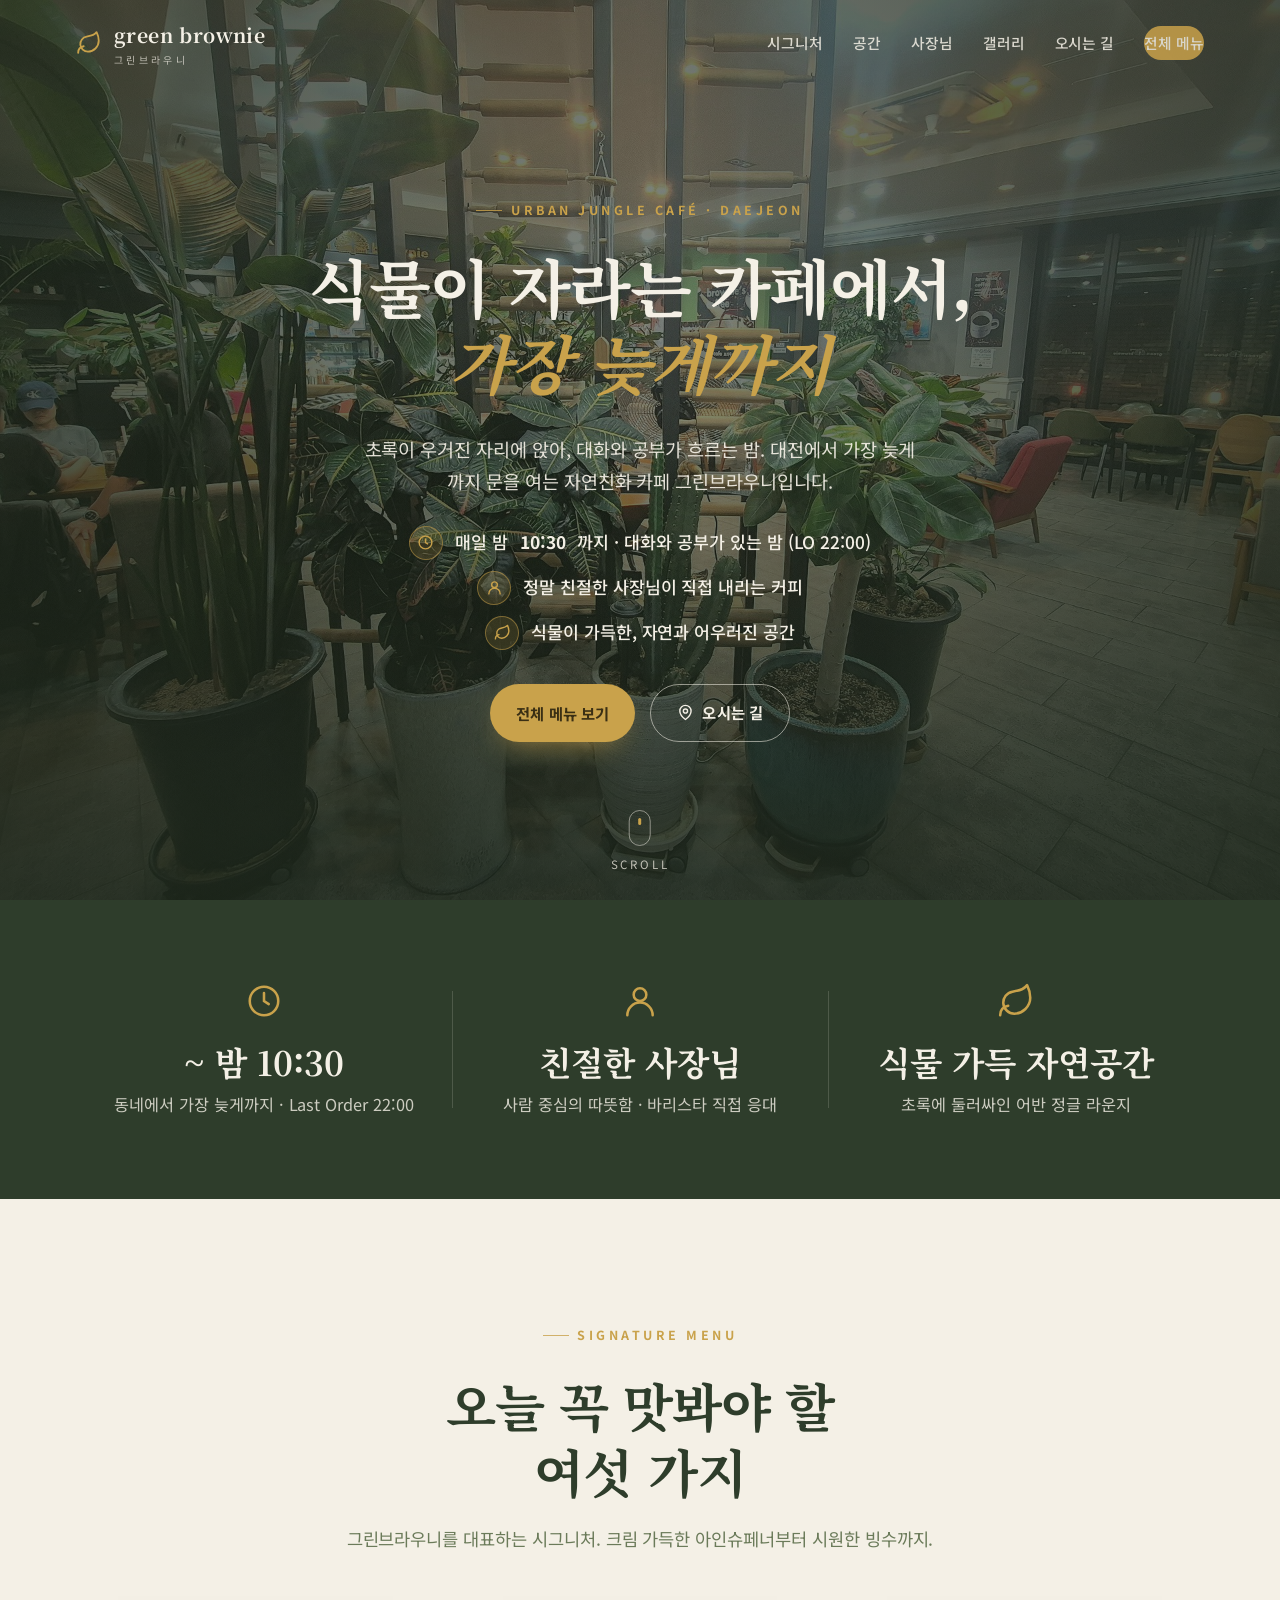
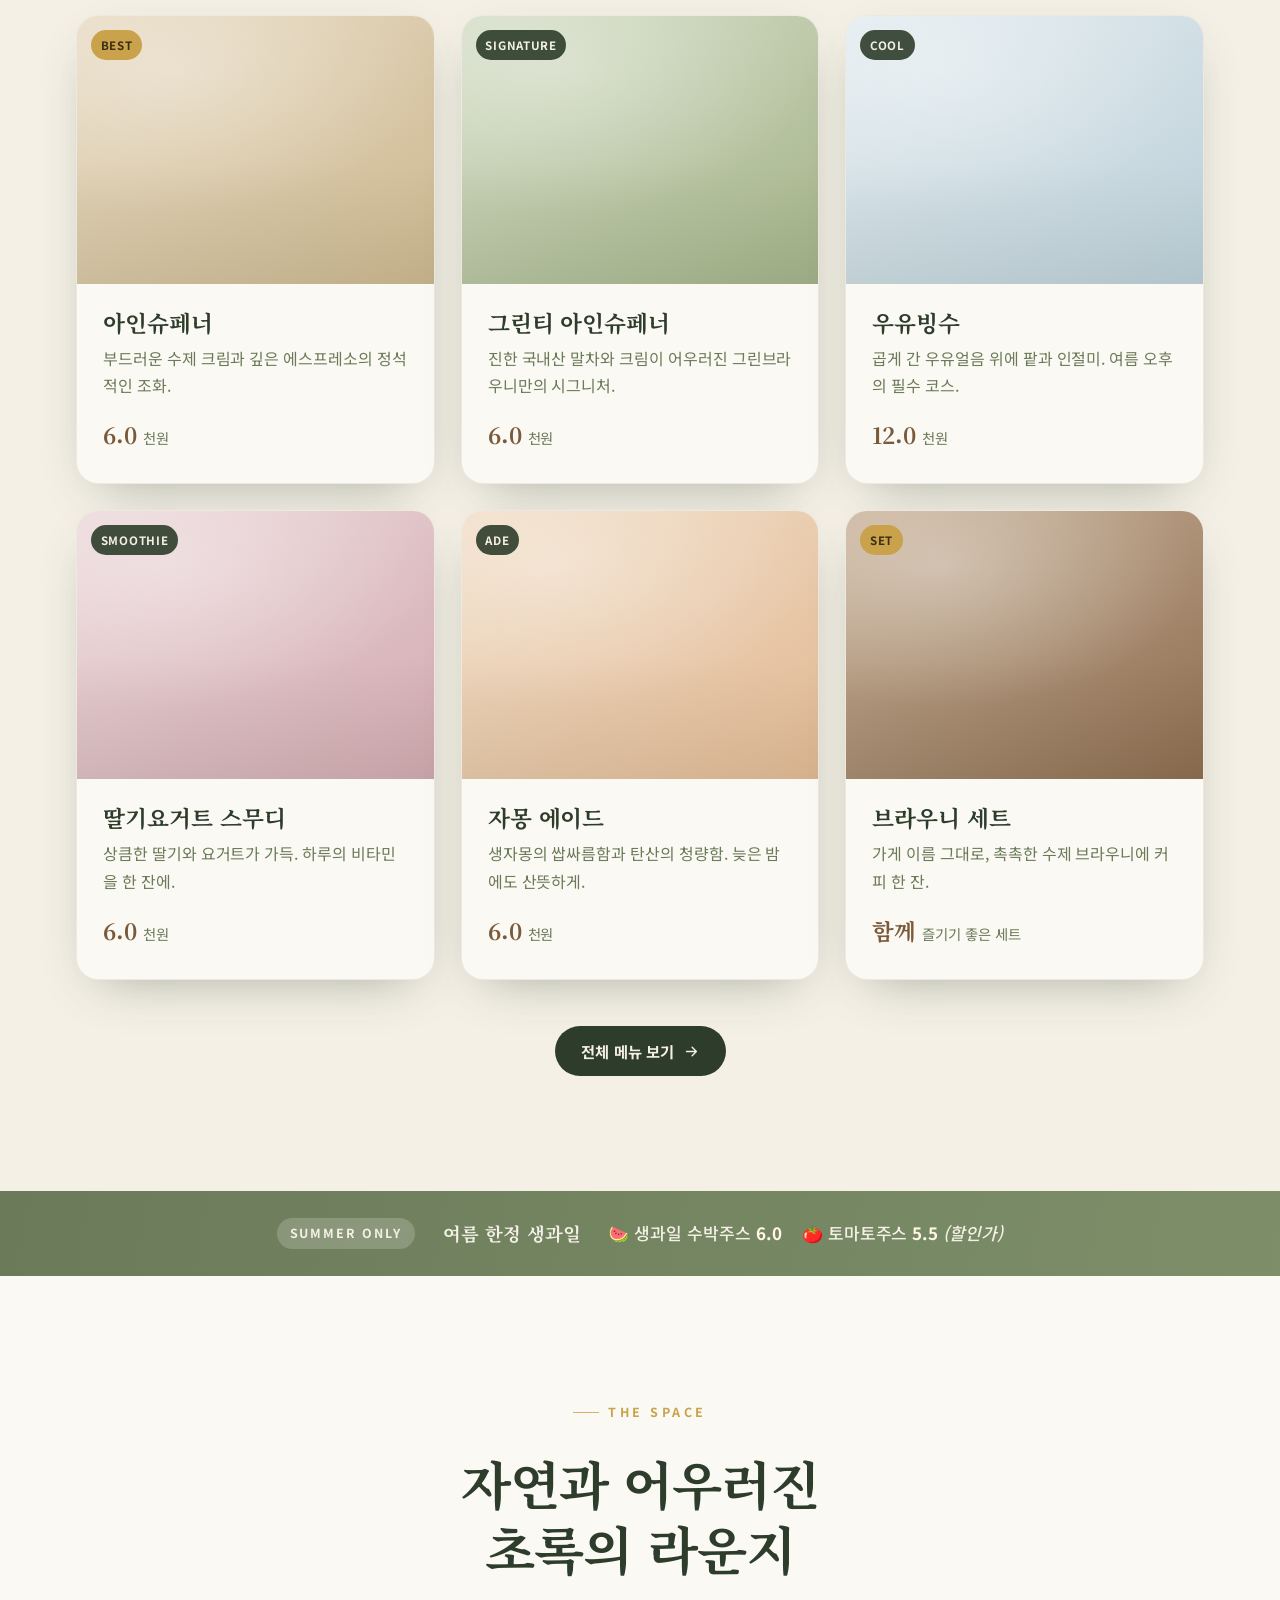
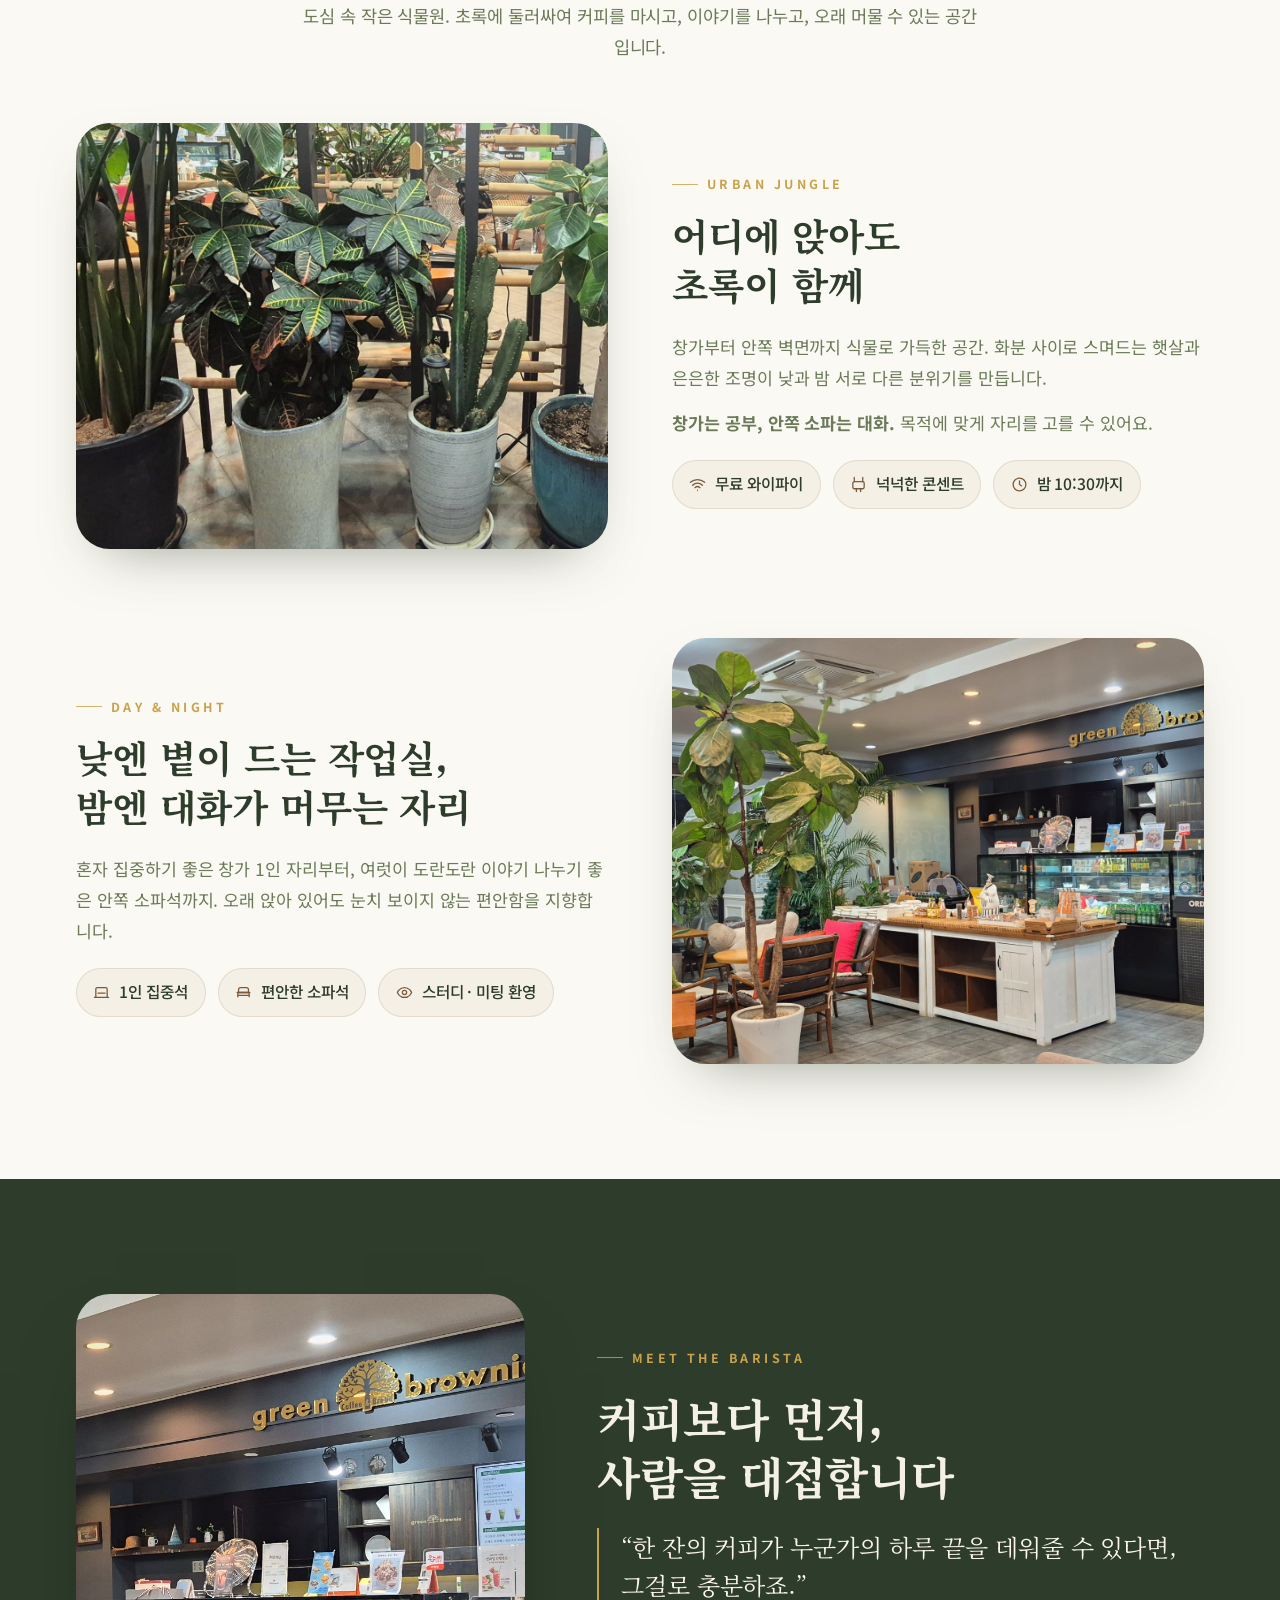
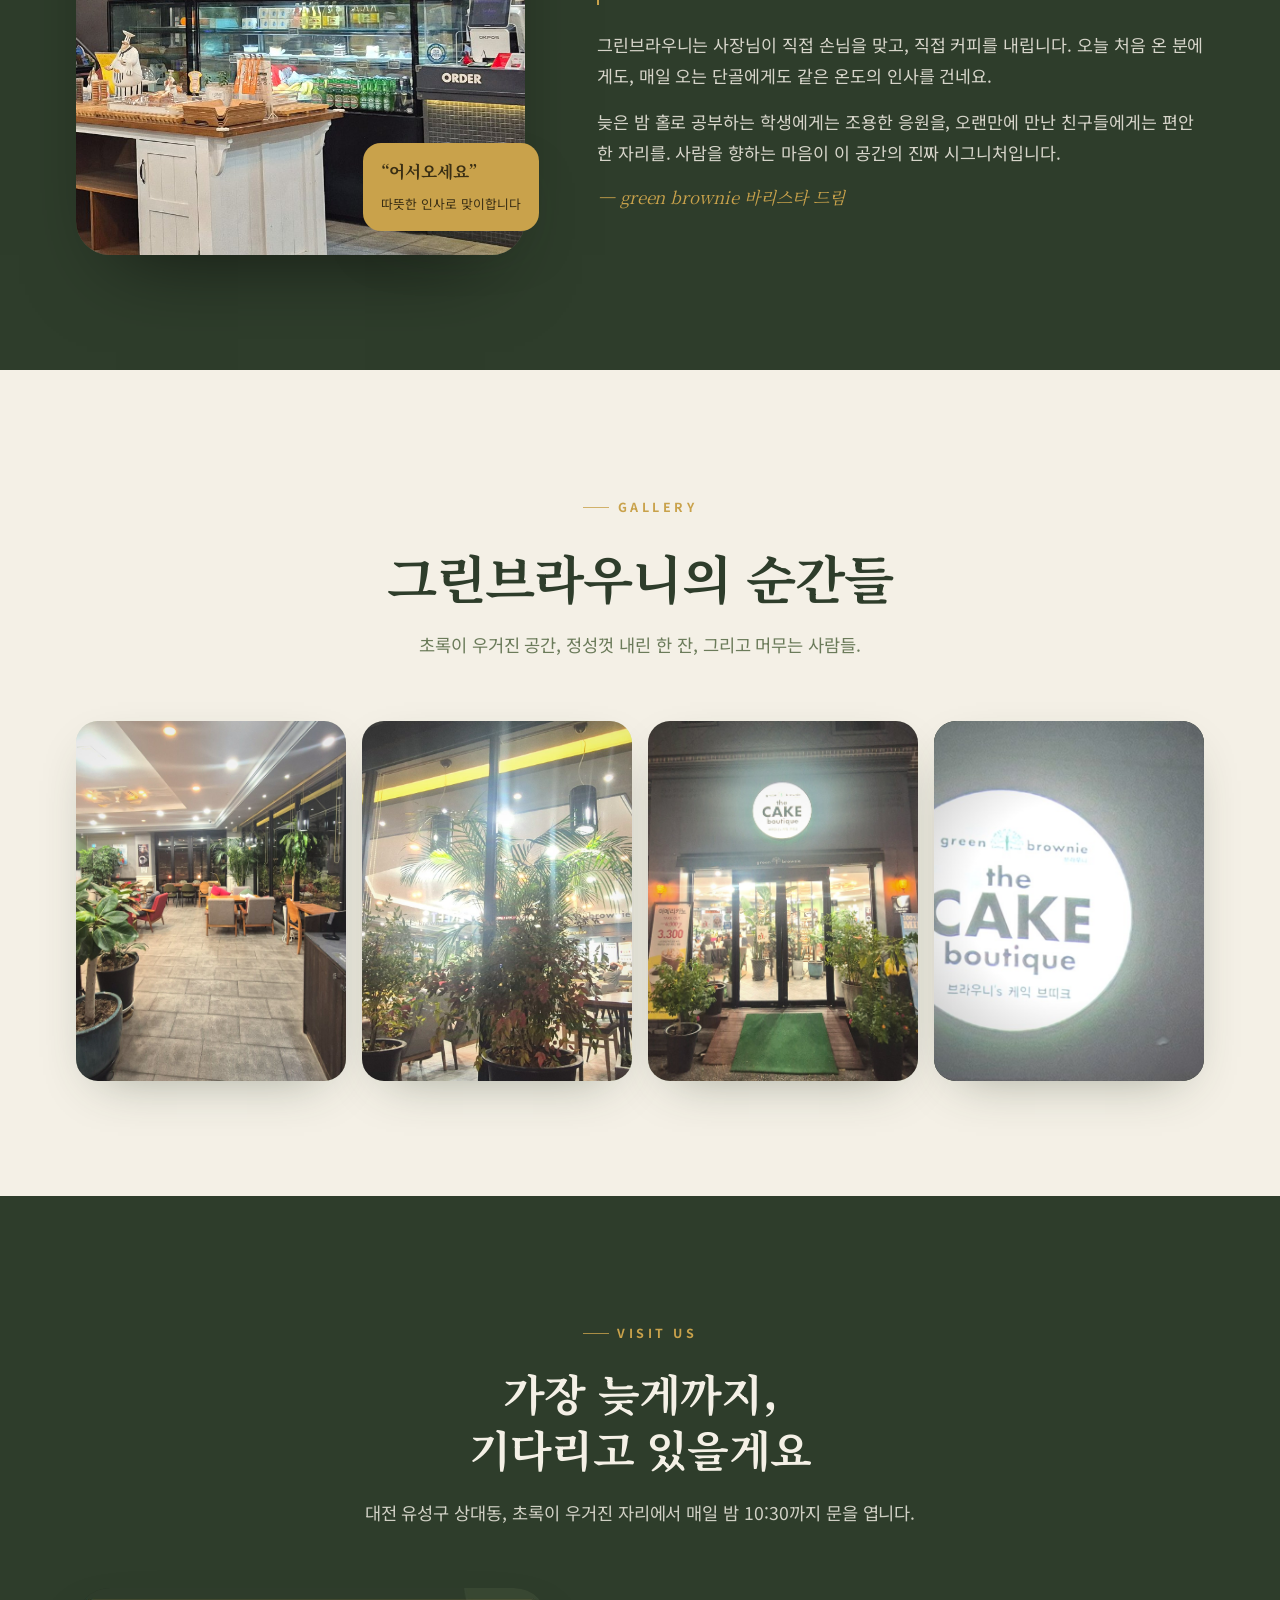
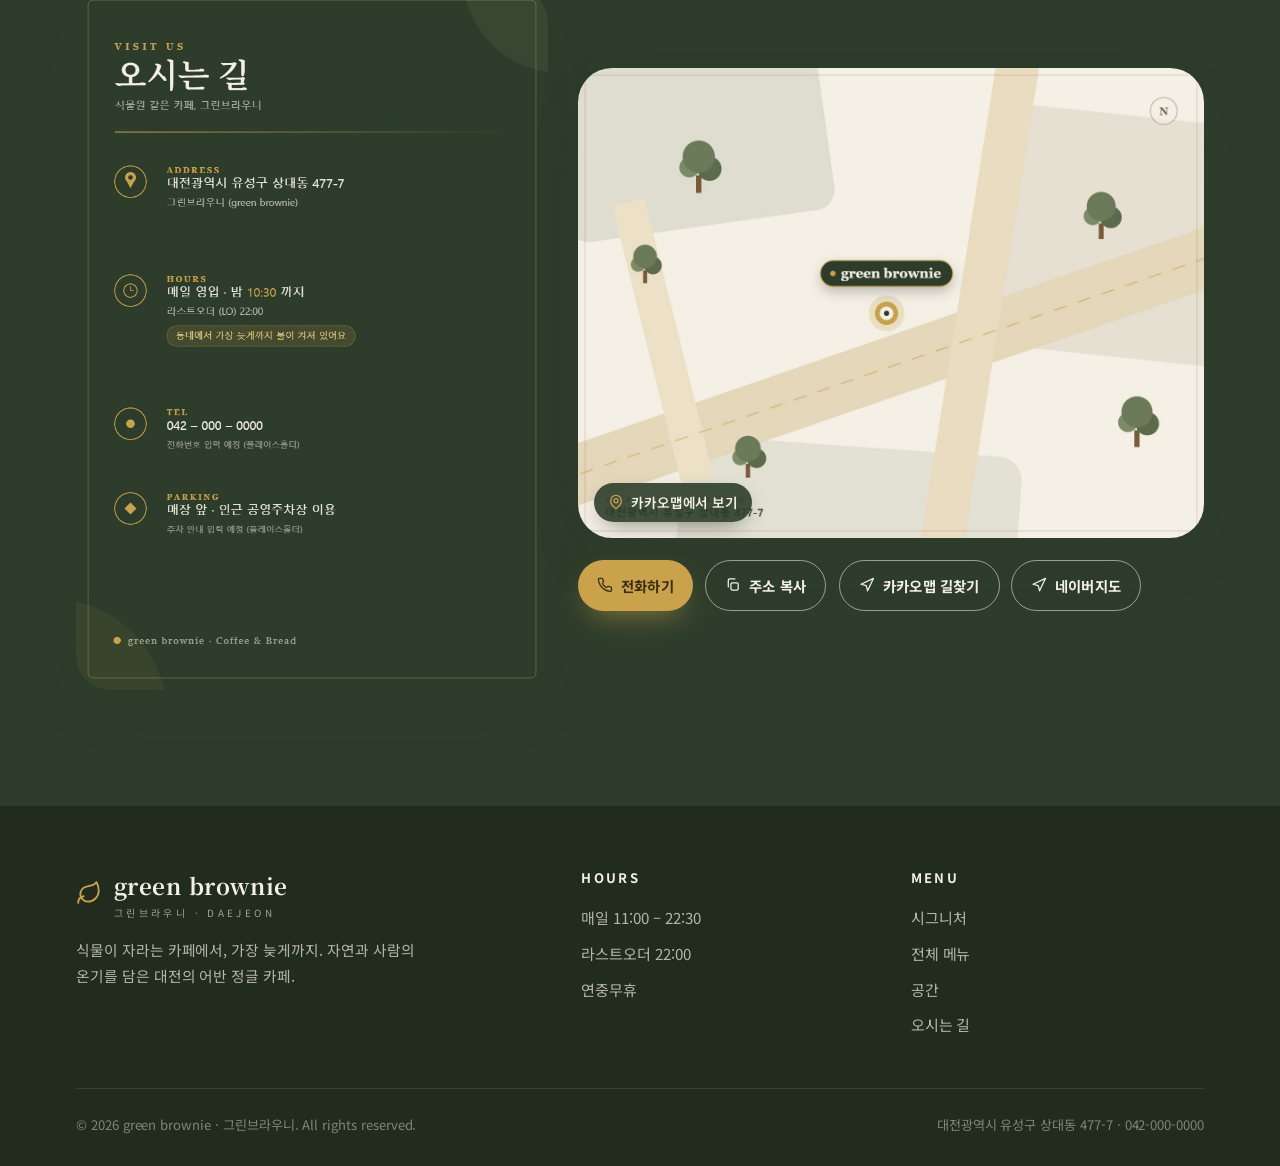
<file: cafe/dcafe/index.html>
<!DOCTYPE html>
<html lang="ko">
<head>
<meta charset="UTF-8" />
<meta name="viewport" content="width=device-width, initial-scale=1.0" />
<title>green brownie · 그린브라우니 | 식물이 자라는 대전 자연친화 카페</title>
<meta name="description" content="대전의 자연친화 카페 그린브라우니. 식물이 가득한 어반 정글 공간에서 가장 늦게까지(~밤 10:30). 친절한 사장님이 내리는 시그니처 아인슈페너와 브라우니." />
<meta name="theme-color" content="#2E3D2B" />

<!-- Open Graph -->
<meta property="og:title" content="green brownie · 그린브라우니" />
<meta property="og:description" content="식물이 자라는 카페에서, 가장 늦게까지. 대전 자연친화 카페." />
<meta property="og:type" content="website" />
<meta property="og:image" content="images/hero-bg.jpg" />

<!-- Google Fonts -->
<link rel="preconnect" href="https://fonts.googleapis.com" />
<link rel="preconnect" href="https://fonts.gstatic.com" crossorigin />
<link href="https://fonts.googleapis.com/css2?family=Gowun+Batang:wght@400;700&family=Noto+Serif+KR:wght@500;600;700&family=Noto+Sans+KR:wght@300;400;500;700&display=swap" rel="stylesheet" />

<style>
/* =========================================================
   green brownie — Urban Jungle Café  |  single-file build
   ========================================================= */

:root{
  --deep-green:  #2E3D2B;
  --cream:       #F4F0E6;
  --wood:        #7A5A3A;
  --gold:        #C9A24B;
  --soft-green:  #6B7B5A;

  --deep-green-90: rgba(46,61,43,.90);
  --deep-green-70: rgba(46,61,43,.70);
  --deep-green-45: rgba(46,61,43,.45);
  --cream-soft:  #FBF9F3;
  --ink:         #26312300;

  --serif: "Noto Serif KR", "Gowun Batang", serif;
  --sans:  "Noto Sans KR", system-ui, -apple-system, sans-serif;

  --maxw: 1180px;
  --radius: 22px;
  --radius-lg: 34px;
  --shadow-soft: 0 18px 50px -24px rgba(46,61,43,.45);
  --shadow-card: 0 24px 60px -30px rgba(46,61,43,.55);
  --ease: cubic-bezier(.22,.61,.36,1);
}

*{ box-sizing:border-box; margin:0; padding:0; }
html{ scroll-behavior:smooth; scroll-padding-top:78px; -webkit-text-size-adjust:100%; }
body{
  font-family:var(--sans);
  color:var(--deep-green);
  background:var(--cream);
  font-size:17px;
  line-height:1.78;
  letter-spacing:-.003em;
  overflow-x:hidden;
  -webkit-font-smoothing:antialiased;
}
img{ display:block; max-width:100%; height:auto; }
a{ color:inherit; text-decoration:none; }
button{ font-family:inherit; cursor:pointer; border:none; background:none; }
ul{ list-style:none; }

.wrap{ width:100%; max-width:var(--maxw); margin:0 auto; padding:0 26px; }

.serif{ font-family:var(--serif); }
.eyebrow{
  font-family:var(--sans);
  font-size:.78rem; font-weight:700;
  letter-spacing:.28em; text-transform:uppercase;
  color:var(--gold);
  display:inline-flex; align-items:center; gap:.7em;
}
.eyebrow::before{ content:""; width:26px; height:1px; background:var(--gold); opacity:.8; }

.section{ padding:clamp(64px,9vw,120px) 0; position:relative; }
.section-head{ max-width:680px; margin-bottom:clamp(36px,5vw,60px); }
.section-head h2{
  font-family:var(--serif); font-weight:700;
  font-size:clamp(2.05rem,4.7vw,3.25rem);
  line-height:1.26; margin:.5em 0 .4em; letter-spacing:-.018em;
}
.section-head p{ color:var(--soft-green); font-size:1.1rem; line-height:1.75; font-weight:400; }
.center{ text-align:center; margin-left:auto; margin-right:auto; }
.center .eyebrow{ justify-content:center; }

/* ---------- Buttons ---------- */
.btn{
  display:inline-flex; align-items:center; justify-content:center; gap:.55em;
  padding:.92em 1.7em; border-radius:100px;
  font-weight:700; font-size:.96rem; letter-spacing:.01em;
  transition:transform .35s var(--ease), background .35s var(--ease), color .35s var(--ease), box-shadow .35s var(--ease);
  will-change:transform;
}
.btn svg{ width:1.1em; height:1.1em; }
.btn-primary{ background:var(--gold); color:#3a2f14; box-shadow:0 12px 30px -12px rgba(201,162,75,.7); }
.btn-primary:hover{ transform:translateY(-3px); box-shadow:0 18px 40px -14px rgba(201,162,75,.8); }
.btn-ghost{ background:transparent; color:var(--cream); border:1.5px solid rgba(244,240,230,.55); }
.btn-ghost:hover{ background:rgba(244,240,230,.12); transform:translateY(-3px); }
.btn-dark{ background:var(--deep-green); color:var(--cream); }
.btn-dark:hover{ transform:translateY(-3px); box-shadow:var(--shadow-soft); }
.btn-outline{ border:1.5px solid var(--deep-green); color:var(--deep-green); }
.btn-outline:hover{ background:var(--deep-green); color:var(--cream); transform:translateY(-3px); }

/* =========================================================
   NAV
   ========================================================= */
.nav{
  position:fixed; inset:0 0 auto 0; z-index:60;
  transition:background .4s var(--ease), box-shadow .4s var(--ease), padding .4s var(--ease);
  padding:18px 0;
}
.nav.scrolled{
  background:var(--deep-green-90);
  backdrop-filter:blur(12px); -webkit-backdrop-filter:blur(12px);
  box-shadow:0 10px 30px -20px rgba(0,0,0,.6);
  padding:10px 0;
}
.nav-inner{ display:flex; align-items:center; justify-content:space-between; gap:20px; }
.brand{ display:flex; align-items:center; gap:12px; color:var(--cream); }
.brand .leaf{ color:var(--gold); width:26px; height:26px; flex:none; }
.brand b{ font-family:var(--serif); font-weight:700; font-size:1.22rem; letter-spacing:.02em; }
.brand small{ display:block; font-size:.62rem; letter-spacing:.34em; opacity:.72; margin-top:-2px; text-transform:uppercase; }
.nav-links{ display:flex; align-items:center; gap:30px; }
.nav-links a{
  color:var(--cream); font-size:.92rem; font-weight:500; opacity:.85;
  position:relative; padding:4px 0; transition:opacity .3s;
}
.nav-links a::after{
  content:""; position:absolute; left:0; bottom:-2px; height:1.5px; width:0; background:var(--gold);
  transition:width .35s var(--ease);
}
.nav-links a:hover{ opacity:1; } .nav-links a:hover::after{ width:100%; }
.nav-cta{ background:var(--gold); color:#3a2f14; padding:.6em 1.25em; border-radius:100px; font-weight:700; font-size:.88rem; }
.nav-cta:hover{ transform:translateY(-2px); }
.hamburger{ display:none; width:44px; height:44px; border-radius:12px; color:var(--cream); align-items:center; justify-content:center; }
.hamburger svg{ width:26px; height:26px; }

/* =========================================================
   HERO
   ========================================================= */
.hero{
  position:relative; min-height:100svh; display:flex; align-items:center; justify-content:center;
  color:var(--cream); overflow:hidden;
  padding:120px 0 90px;
}
.hero-bg{ position:absolute; inset:0; z-index:0; }
.hero-bg img{ width:100%; height:100%; object-fit:cover; }
.hero-bg::after{
  content:""; position:absolute; inset:0;
  background:
    linear-gradient(90deg, rgba(28,38,26,.72) 0%, rgba(28,38,26,.52) 50%, rgba(28,38,26,.72) 100%),
    linear-gradient(0deg, rgba(28,38,26,.62) 0%, rgba(28,38,26,0) 55%),
    radial-gradient(ellipse 78% 62% at 50% 46%, rgba(28,38,26,0) 0%, rgba(28,38,26,.30) 100%);
}
/* fallback tone before image loads */
.hero-bg{ background:linear-gradient(135deg,#2E3D2B,#3d5138 60%,#54654a); }

.hero-inner{ position:relative; z-index:2; max-width:760px; margin:0 auto; text-align:center; }
.hero .eyebrow{ color:var(--gold); }
.hero h1{
  font-family:var(--serif); font-weight:700;
  font-size:clamp(2.4rem,6.2vw,4rem); line-height:1.18; letter-spacing:-.022em;
  margin:.42em 0 .52em; text-shadow:0 2px 30px rgba(0,0,0,.3);
}
.hero h1 .hero-line{ display:block; }          /* 의미 단위로 줄 나눔 */
.hero h1 .nb{ white-space:nowrap; }            /* "카페에서," 는 절대 분리 안 됨 */
.hero h1 .accent{ color:var(--gold); font-style:italic; }
.hero-sub{ font-size:1.16rem; line-height:1.75; max-width:560px; color:rgba(244,240,230,.92); margin:0 auto 28px; }

.hero-points{ display:flex; flex-direction:column; align-items:center; gap:11px; margin-bottom:34px; }
.hero-points li{ display:flex; align-items:center; gap:12px; font-size:1.08rem; line-height:1.55; font-weight:500; }
.hero-points .dot{
  flex:none; width:34px; height:34px; border-radius:50%;
  background:rgba(201,162,75,.16); border:1px solid rgba(201,162,75,.5);
  display:grid; place-items:center; color:var(--gold);
}
.hero-points .dot svg{ width:17px; height:17px; }
.hero-cta{ display:flex; flex-wrap:wrap; justify-content:center; gap:14px; }

.hero-scroll{
  position:absolute; left:50%; bottom:26px; transform:translateX(-50%); z-index:3;
  color:rgba(244,240,230,.75); font-size:.72rem; letter-spacing:.24em; text-transform:uppercase;
  display:flex; flex-direction:column; align-items:center; gap:8px;
}
.hero-scroll .mouse{
  width:22px; height:36px; border:1.5px solid rgba(244,240,230,.5); border-radius:14px; position:relative;
}
.hero-scroll .mouse::before{
  content:""; position:absolute; left:50%; top:7px; width:3px; height:7px; border-radius:2px;
  background:var(--gold); transform:translateX(-50%); animation:scrollDot 1.8s infinite;
}
@keyframes scrollDot{ 0%{opacity:0;transform:translate(-50%,0)} 40%{opacity:1} 80%{opacity:0;transform:translate(-50%,10px)} 100%{opacity:0} }

/* hero line-up animation */
.reveal-up{ opacity:0; transform:translateY(28px); }
.hero.loaded .reveal-up{ animation:heroUp .9s var(--ease) forwards; }
.hero.loaded .d1{ animation-delay:.1s } .hero.loaded .d2{ animation-delay:.28s }
.hero.loaded .d3{ animation-delay:.46s } .hero.loaded .d4{ animation-delay:.64s }
.hero.loaded .d5{ animation-delay:.82s }
@keyframes heroUp{ to{ opacity:1; transform:translateY(0);} }

/* =========================================================
   STATS BANNER
   ========================================================= */
.stats{ background:var(--deep-green); color:var(--cream); padding:clamp(46px,6vw,68px) 0; }
.stats-grid{ display:grid; grid-template-columns:repeat(3,1fr); gap:0; text-align:center; }
.stat{ padding:14px clamp(14px,3vw,34px); position:relative; }
.stat + .stat::before{ content:""; position:absolute; left:0; top:14%; height:72%; width:1px; background:rgba(244,240,230,.16); }
.stat .ico{ color:var(--gold); width:38px; height:38px; margin:0 auto 14px; }
.stat .big{ font-family:var(--serif); font-weight:700; font-size:clamp(1.5rem,3vw,2.1rem); line-height:1.2; }
.stat .lbl{ font-size:1.02rem; line-height:1.6; color:rgba(244,240,230,.8); margin-top:8px; }

/* =========================================================
   SIGNATURE
   ========================================================= */
.sig{ background:var(--cream); }
.sig-grid{ display:grid; grid-template-columns:repeat(3,1fr); gap:26px; }
.sig-card{
  background:var(--cream-soft); border-radius:var(--radius);
  overflow:hidden; box-shadow:var(--shadow-soft);
  border:1px solid rgba(122,90,58,.10);
  display:flex; flex-direction:column;                 /* 카드 세로 정렬 */
  transition:transform .5s var(--ease), box-shadow .5s var(--ease);
}
.sig-card:hover{ transform:translateY(-8px); box-shadow:var(--shadow-card); }
/* 이미지 자리(placeholder). 지금은 은은한 그라디언트, 나중에 <img>로 교체 가능 */
.sig-thumb{ aspect-ratio:4/3; overflow:hidden; position:relative; background:#e6e2d6; }
/* 결(texture)만 살짝: 부드러운 하이라이트 + 미세한 하단 음영으로 여백에 깊이감 */
.sig-thumb::before{ content:""; position:absolute; inset:0; background:radial-gradient(120% 90% at 26% 20%, rgba(255,255,255,.34), transparent 60%); pointer-events:none; }
.sig-thumb::after{ content:""; position:absolute; inset:0; background:linear-gradient(180deg, transparent 55%, rgba(46,61,43,.08)); pointer-events:none; }
.sig-thumb img{ position:relative; z-index:1; width:100%; height:100%; object-fit:cover; transition:transform .8s var(--ease); }
.sig-card:hover .sig-thumb img{ transform:scale(1.05); }
/* 음료별 은은한 컬러 (차분·감성 톤) */
.t-einspanner{ background:linear-gradient(150deg,#e7dac2,#cdb890); }  /* 우드베이지 */
.t-greentea{   background:linear-gradient(150deg,#d4ddc6,#a4b389); }  /* 세이지그린 */
.t-bingsu{     background:linear-gradient(150deg,#e2ebef,#bdd0d9); }  /* 아이스블루 */
.t-strawberry{ background:linear-gradient(150deg,#ecd8da,#d2aab0); }  /* 더스티핑크 */
.t-grapefruit{ background:linear-gradient(150deg,#f0ddc6,#e3ba95); }  /* 소프트오렌지 */
.t-brownie{    background:linear-gradient(150deg,#c8b299,#8d6c4f); }  /* 초코브라운 */
.sig-tag{
  position:absolute; top:14px; left:14px; z-index:2;
  background:var(--deep-green-90); color:var(--cream);
  font-size:.72rem; font-weight:700; letter-spacing:.06em;
  padding:.4em .85em; border-radius:100px;
}
.sig-tag.best{ background:var(--gold); color:#3a2f14; }
.sig-body{ padding:24px 26px 28px; flex:1; display:flex; flex-direction:column; text-align:left; }
.sig-body h3{ font-family:var(--serif); font-weight:700; font-size:1.42rem; line-height:1.3; margin-bottom:8px; }
.sig-body p{ color:var(--soft-green); font-size:1rem; line-height:1.7; }
.sig-price{ margin-top:auto; padding-top:16px; display:flex; align-items:baseline; gap:6px; }  /* 가격은 항상 카드 하단 */
.sig-price .num{ font-family:var(--serif); font-weight:700; font-size:1.4rem; color:var(--wood); }
.sig-price .won{ font-size:.9rem; color:var(--soft-green); }
.sig-more{ text-align:center; margin-top:46px; }

/* =========================================================
   SUMMER STRIP
   ========================================================= */
.summer{ background:linear-gradient(100deg,var(--soft-green),#7d8e69); color:var(--cream); }
.summer .wrap{ display:flex; align-items:center; justify-content:center; gap:28px; flex-wrap:wrap; padding:26px; text-align:center; }
.summer .pill{ background:rgba(255,255,255,.18); padding:.35em 1em; border-radius:100px; font-size:.78rem; font-weight:700; letter-spacing:.16em; }
.summer strong{ font-family:var(--serif); font-size:1.15rem; }
.summer .items{ display:flex; gap:20px; flex-wrap:wrap; justify-content:center; }
.summer .items span{ font-weight:500; }
.summer .items b{ color:#fff8e6; }

/* =========================================================
   SPACE
   ========================================================= */
.space{ background:var(--cream-soft); }
.space-row{ display:grid; grid-template-columns:1fr 1fr; gap:clamp(30px,5vw,70px); align-items:center; }
.space-row + .space-row{ margin-top:clamp(48px,7vw,90px); }
.space-row.reverse .space-media{ order:2; }
.space-media{ border-radius:var(--radius-lg); overflow:hidden; box-shadow:var(--shadow-card); aspect-ratio:5/4; background:linear-gradient(135deg,#d6dcc7,#b9c3a4); }
.space-media img{ width:100%; height:100%; object-fit:cover; }
.space-text h3{ font-family:var(--serif); font-weight:700; font-size:clamp(1.7rem,3.4vw,2.35rem); line-height:1.32; margin:.4em 0 .55em; }
.space-text p{ color:var(--soft-green); font-size:1.08rem; line-height:1.8; margin-bottom:14px; }
.space-facts{ display:flex; flex-wrap:wrap; gap:12px; margin-top:22px; }
.fact{
  display:flex; align-items:center; gap:9px;
  background:var(--cream); border:1px solid rgba(122,90,58,.14);
  padding:.6em 1.05em; border-radius:100px; font-size:.9rem; font-weight:500;
}
.fact{ font-size:.98rem; }
.fact svg{ width:17px; height:17px; color:var(--wood); flex:none; }

/* =========================================================
   OWNER
   ========================================================= */
.owner{ background:var(--deep-green); color:var(--cream); overflow:hidden; }
.owner-row{ display:grid; grid-template-columns:.85fr 1.15fr; gap:clamp(34px,6vw,72px); align-items:center; }
.owner-photo{ position:relative; }
.owner-photo .frame{
  border-radius:var(--radius-lg); overflow:hidden; aspect-ratio:4/5;
  box-shadow:0 40px 80px -40px rgba(0,0,0,.6); background:linear-gradient(135deg,#3d5138,#54654a);
}
.owner-photo .frame img{ width:100%; height:100%; object-fit:cover; }
.owner-photo .badge{
  position:absolute; right:-14px; bottom:24px;
  background:var(--gold); color:#3a2f14; border-radius:18px; padding:14px 18px;
  box-shadow:var(--shadow-card); max-width:190px;
}
.owner-photo .badge b{ font-family:var(--serif); font-size:1.05rem; display:block; }
.owner-photo .badge span{ font-size:.8rem; }
.owner .eyebrow{ color:var(--gold); }
.owner h2{ font-family:var(--serif); font-weight:700; font-size:clamp(1.9rem,4vw,2.8rem); line-height:1.3; margin:.45em 0 .5em; }
.owner-quote{ font-family:var(--serif); font-size:clamp(1.2rem,2.4vw,1.5rem); line-height:1.6; color:#fbf6e9; border-left:2px solid var(--gold); padding-left:22px; margin:6px 0 24px; }
.owner p.body{ color:rgba(244,240,230,.85); font-size:1.08rem; line-height:1.8; margin-bottom:15px; }
.owner-sign{ font-family:var(--serif); font-style:italic; color:var(--gold); margin-top:10px; font-size:1.05rem; }

/* =========================================================
   GALLERY
   ========================================================= */
.gallery{ background:var(--cream); }
.gal-grid{ display:grid; grid-template-columns:repeat(4,1fr); gap:16px; }
.gal-item{ position:relative; border-radius:var(--radius); overflow:hidden; aspect-ratio:3/4; box-shadow:var(--shadow-soft); background:linear-gradient(135deg,#dfe3d3,#c7cfb4); }
.gal-item img{ width:100%; height:100%; object-fit:cover; object-position:center; transition:transform .8s var(--ease); }
.gal-item:hover img{ transform:scale(1.07); }
/* 원형 간판 사진: 원(circle)이 정중앙에 오도록 유지 + 은은한 안개 글로우 */
.gal-round{ background:radial-gradient(circle at 50% 45%, #3a4636, #232c1e 70%); }
.gal-round img{ object-fit:cover; object-position:center 42%; }
.gal-cap{
  position:absolute; inset:auto 0 0 0; padding:26px 18px 16px; color:var(--cream);
  background:linear-gradient(0deg,rgba(28,38,26,.85),transparent);
  font-size:.9rem; font-weight:600; opacity:0; transform:translateY(8px); transition:.4s var(--ease);
}
.gal-item:hover .gal-cap{ opacity:1; transform:translateY(0); }

/* =========================================================
   VISIT
   ========================================================= */
.visit{ background:var(--deep-green); color:var(--cream); }
.visit-row{ display:grid; grid-template-columns:1fr 1fr; gap:clamp(30px,5vw,60px); align-items:center; }
.visit-media{ position:relative; display:block; border-radius:var(--radius-lg); overflow:hidden; aspect-ratio:4/3; box-shadow:var(--shadow-card); background:linear-gradient(135deg,#3d5138,#54654a); }
.visit-media img{ width:100%; height:100%; object-fit:cover; transition:transform .8s var(--ease); }
.visit-media:hover img{ transform:scale(1.05); }
.map-badge{
  position:absolute; left:16px; bottom:16px; z-index:2;
  display:inline-flex; align-items:center; gap:7px;
  background:var(--deep-green-90); color:var(--cream);
  padding:.55em 1em; border-radius:100px; font-size:.85rem; font-weight:600;
  box-shadow:0 8px 24px -10px rgba(0,0,0,.6); transition:background .3s;
}
.map-badge svg{ width:16px; height:16px; color:var(--gold); }
.visit-media:hover .map-badge{ background:var(--gold); color:#3a2f14; }
.visit-media:hover .map-badge svg{ color:#3a2f14; }

.addr-actions{ display:flex; flex-wrap:wrap; gap:8px; margin-top:10px; }
.chip{
  display:inline-flex; align-items:center; gap:6px;
  background:rgba(244,240,230,.08); border:1px solid rgba(244,240,230,.22);
  color:var(--cream); padding:.42em .85em; border-radius:100px;
  font-size:.82rem; font-weight:600; transition:.3s var(--ease);
}
.chip svg{ width:14px; height:14px; color:var(--gold); }
.chip:hover{ background:var(--gold); color:#3a2f14; border-color:var(--gold); transform:translateY(-2px); }
.chip:hover svg{ color:#3a2f14; }
.chip.copied{ background:var(--gold); color:#3a2f14; border-color:var(--gold); }
.chip.copied svg{ color:#3a2f14; }
.visit .eyebrow{ color:var(--gold); }
.visit .section-head p{ color:rgba(244,240,230,.82); }
.visit h2{ font-family:var(--serif); font-weight:700; font-size:clamp(1.9rem,4vw,2.7rem); margin:.45em 0 .5em; line-height:1.3; }
.visit-hours{
  background:rgba(201,162,75,.12); border:1px solid rgba(201,162,75,.4);
  border-radius:var(--radius); padding:20px 24px; margin:8px 0 22px;
}
.visit-hours .lo{ display:flex; align-items:center; gap:10px; font-family:var(--serif); font-weight:700; font-size:1.35rem; color:var(--gold); }
.visit-hours .lo svg{ width:22px; height:22px; }
.visit-hours small{ display:block; color:rgba(244,240,230,.8); margin-top:6px; font-size:.9rem; }
.visit-info{ display:grid; gap:14px; margin-bottom:26px; }
.visit-info li{ display:flex; gap:14px; align-items:flex-start; }
.visit-info .ic{ flex:none; width:40px; height:40px; border-radius:12px; background:rgba(244,240,230,.08); display:grid; place-items:center; color:var(--gold); }
.visit-info .ic svg{ width:19px; height:19px; }
.visit-info .k{ font-size:.78rem; letter-spacing:.14em; text-transform:uppercase; color:rgba(244,240,230,.6); }
.visit-info .v{ font-weight:500; font-size:1.02rem; }
.visit-cta{ display:flex; flex-wrap:wrap; gap:12px; }

/* 오시는 길 — 디자인 카드 + 약도 2패널 */
.visit-panels{ display:grid; grid-template-columns:0.86fr 1.14fr; gap:clamp(20px,3vw,30px); align-items:center; }
.visit-card, .visit-map{ position:relative; display:block; border-radius:var(--radius-lg); overflow:hidden; box-shadow:var(--shadow-card); background:rgba(0,0,0,.16); }
.visit-card{ line-height:0; }
.visit-card img{ width:100%; height:auto; }
.visit-side{ display:flex; flex-direction:column; gap:clamp(16px,2.4vw,22px); }
.visit-map{ aspect-ratio:4/3; }
.visit-map img{ width:100%; height:100%; object-fit:cover; transition:transform .8s var(--ease); }
.visit-map:hover img{ transform:scale(1.05); }
.visit-actions{ display:flex; flex-wrap:wrap; gap:12px; }
.visit-actions .btn{ font-size:.9rem; padding:.8em 1.35em; }
.btn.copied{ background:var(--gold)!important; color:#3a2f14!important; border-color:var(--gold)!important; }
.btn.copied svg{ color:#3a2f14; }
.visually-hidden{ position:absolute!important; width:1px; height:1px; padding:0; margin:-1px; overflow:hidden; clip:rect(0 0 0 0); white-space:nowrap; border:0; }
@media (max-width:860px){
  .visit-panels{ grid-template-columns:1fr; }
  .visit-card{ max-width:440px; margin:0 auto; }
}

/* =========================================================
   FOOTER
   ========================================================= */
.footer{ background:#212c1f; color:rgba(244,240,230,.7); padding:60px 0 30px; }
.footer-top{ display:grid; grid-template-columns:1.6fr 1fr 1fr; gap:36px; padding-bottom:40px; border-bottom:1px solid rgba(244,240,230,.1); }
.footer .brand b{ font-size:1.4rem; } .footer .brand small{ opacity:.6; }
.footer-desc{ margin-top:16px; max-width:340px; font-size:.92rem; }
.footer h4{ color:var(--cream); font-size:.82rem; letter-spacing:.18em; text-transform:uppercase; margin-bottom:16px; }
.footer-col a, .footer-col p{ display:block; font-size:.94rem; margin-bottom:9px; transition:color .3s; }
.footer-col a:hover{ color:var(--gold); }
.footer-bottom{ display:flex; justify-content:space-between; flex-wrap:wrap; gap:12px; padding-top:24px; font-size:.82rem; color:rgba(244,240,230,.45); }

/* =========================================================
   MENU MODAL
   ========================================================= */
.modal{
  position:fixed; inset:0; z-index:100; display:none;
  align-items:center; justify-content:center; padding:20px;
}
.modal.open{ display:flex; }
.modal-overlay{ position:absolute; inset:0; background:rgba(20,28,18,.6); backdrop-filter:blur(6px); -webkit-backdrop-filter:blur(6px); opacity:0; transition:opacity .4s var(--ease); }
.modal.open .modal-overlay{ opacity:1; }
.modal-card{
  position:relative; z-index:2; width:100%; max-width:880px; max-height:90vh;
  background:var(--cream); border-radius:var(--radius-lg); overflow:hidden;
  display:flex; flex-direction:column; box-shadow:0 40px 100px -30px rgba(0,0,0,.6);
  transform:translateY(24px) scale(.98); opacity:0; transition:transform .45s var(--ease), opacity .45s var(--ease);
}
.modal.open .modal-card{ transform:translateY(0) scale(1); opacity:1; }
.modal-head{
  background:var(--deep-green); color:var(--cream); padding:26px 30px 20px;
  display:flex; align-items:flex-start; justify-content:space-between; gap:16px; flex:none;
}
.modal-head .eyebrow{ color:var(--gold); }
.modal-head h3{ font-family:var(--serif); font-weight:700; font-size:1.7rem; margin-top:8px; }
.modal-head p{ color:rgba(244,240,230,.7); font-size:.88rem; margin-top:2px; }
.modal-close{ width:44px; height:44px; border-radius:50%; background:rgba(244,240,230,.1); color:var(--cream); display:grid; place-items:center; flex:none; transition:background .3s, transform .3s; }
.modal-close:hover{ background:rgba(244,240,230,.22); transform:rotate(90deg); }
.modal-close svg{ width:22px; height:22px; }

.modal-tabs{ display:flex; gap:8px; padding:16px 30px; overflow-x:auto; background:var(--cream-soft); border-bottom:1px solid rgba(122,90,58,.12); flex:none; scrollbar-width:thin; }
.modal-tabs button{
  white-space:nowrap; padding:.55em 1.1em; border-radius:100px; font-size:.86rem; font-weight:700;
  color:var(--soft-green); background:transparent; border:1px solid transparent; transition:.3s var(--ease);
}
.modal-tabs button:hover{ background:rgba(107,123,90,.12); }
.modal-tabs button.active{ background:var(--deep-green); color:var(--cream); }

.modal-body{ overflow-y:auto; padding:12px 30px 34px; scrollbar-width:thin; }
.menu-cat{ padding-top:22px; scroll-margin-top:10px; }
.menu-cat h4{
  font-family:var(--serif); font-weight:700; font-size:1.25rem; color:var(--wood);
  display:flex; align-items:center; gap:12px; margin-bottom:14px;
}
.menu-cat h4::after{ content:""; flex:1; height:1px; background:rgba(122,90,58,.2); }
.menu-list{ display:grid; grid-template-columns:1fr 1fr; gap:2px 40px; }
.menu-item{ display:flex; align-items:baseline; gap:10px; padding:10px 0; border-bottom:1px dashed rgba(122,90,58,.18); }
.menu-item .name{ font-weight:500; font-size:.98rem; }
.menu-item .name .note{ font-size:.76rem; color:var(--gold); font-weight:700; margin-left:6px; }
.menu-item .dots{ flex:1; border-bottom:1px dotted rgba(122,90,58,.35); transform:translateY(-3px); }
.menu-item .price{ font-family:var(--serif); font-weight:700; color:var(--deep-green); font-size:.98rem; white-space:nowrap; }
.menu-item .price .sz{ font-size:.72rem; color:var(--soft-green); font-weight:400; margin-right:3px; }
.menu-note{ margin-top:24px; background:rgba(201,162,75,.14); border:1px solid rgba(201,162,75,.4); border-radius:16px; padding:14px 18px; font-size:.88rem; color:var(--wood); font-weight:500; }

/* =========================================================
   SCROLL REVEAL
   ========================================================= */
.sr{ opacity:0; transform:translateY(34px); transition:opacity .9s var(--ease), transform .9s var(--ease); }
.sr.in{ opacity:1; transform:translateY(0); }
.sr.d1{ transition-delay:.08s } .sr.d2{ transition-delay:.16s } .sr.d3{ transition-delay:.24s }
.sr.d4{ transition-delay:.32s } .sr.d5{ transition-delay:.40s }

@media (prefers-reduced-motion:reduce){
  *{ animation:none!important; transition:none!important; }
  .sr{ opacity:1; transform:none; }
  .reveal-up{ opacity:1; transform:none; }
}

/* =========================================================
   RESPONSIVE
   ========================================================= */
@media (max-width:960px){
  .owner-row, .space-row, .space-row.reverse, .visit-row{ grid-template-columns:1fr; }
  .space-row.reverse .space-media{ order:0; }
  .owner-photo{ max-width:420px; margin:0 auto; }
  .gal-grid{ grid-template-columns:repeat(2,1fr); }
  .footer-top{ grid-template-columns:1fr 1fr; }
  .sig-grid{ grid-template-columns:repeat(2,1fr); }
}
@media (max-width:720px){
  .nav-links{
    position:fixed; inset:0 0 0 auto; width:min(78vw,320px);
    background:var(--deep-green); flex-direction:column; align-items:flex-start; justify-content:center;
    gap:26px; padding:40px; transform:translateX(105%); transition:transform .45s var(--ease);
    box-shadow:-20px 0 60px -30px rgba(0,0,0,.7); z-index:70;
  }
  .nav-links.open{ transform:translateX(0); }
  .nav-links a{ font-size:1.1rem; }
  .nav-links .nav-cta{ font-size:1rem; }
  .hamburger{ display:flex; z-index:71; }
  .stats-grid{ grid-template-columns:1fr; gap:8px; }
  .stat + .stat::before{ display:none; }
  .stat{ padding:20px 10px; border-top:1px solid rgba(244,240,230,.12); }
  .stats-grid .stat:first-child{ border-top:none; }
  .sig-grid{ grid-template-columns:1fr; }
  .gal-grid{ grid-template-columns:1fr 1fr; gap:12px; }
  .menu-list{ grid-template-columns:1fr; }
  .footer-top{ grid-template-columns:1fr; gap:26px; }
  .summer .wrap{ gap:16px; }
  .modal-head h3{ font-size:1.4rem; }
}
@media (max-width:420px){
  .hero-cta{ flex-direction:column; align-items:stretch; }
  .hero-cta .btn{ width:100%; }
}
.nav-scrim{ position:fixed; inset:0; background:rgba(20,28,18,.5); z-index:69; opacity:0; visibility:hidden; transition:.4s; }
.nav-scrim.show{ opacity:1; visibility:visible; }
</style>
</head>

<body>

<!-- ===================== NAV ===================== -->
<header class="nav" id="nav">
  <div class="wrap nav-inner">
    <a href="#top" class="brand" aria-label="green brownie 홈">
      <svg class="leaf" viewBox="0 0 24 24" fill="none" stroke="currentColor" stroke-width="1.7" stroke-linecap="round" stroke-linejoin="round"><path d="M11 20A7 7 0 0 1 9.8 6.1C15.5 5 17 4.48 19 2c1 2 2 4.18 2 8 0 5.5-4.78 10-10 10Z"/><path d="M2 21c0-3 1.85-5.36 5.08-6"/></svg>
      <span><b>green brownie</b><small>그린브라우니</small></span>
    </a>
    <nav class="nav-links" id="navLinks">
      <a href="#signature">시그니처</a>
      <a href="#space">공간</a>
      <a href="#owner">사장님</a>
      <a href="#gallery">갤러리</a>
      <a href="#visit">오시는 길</a>
      <a href="#" class="nav-cta" data-open-menu>전체 메뉴</a>
    </nav>
    <button class="hamburger" id="hamburger" aria-label="메뉴 열기" aria-expanded="false">
      <svg viewBox="0 0 24 24" fill="none" stroke="currentColor" stroke-width="2" stroke-linecap="round"><path d="M4 7h16M4 12h16M4 17h16"/></svg>
    </button>
  </div>
</header>
<div class="nav-scrim" id="navScrim"></div>

<!-- ===================== HERO ===================== -->
<section class="hero" id="top">
  <div class="hero-bg">
    <img src="images/hero-bg.jpg" alt="식물이 가득한 그린브라우니 카페의 아늑한 실내 전경" fetchpriority="high" />
  </div>
  <div class="wrap hero-inner">
    <span class="eyebrow reveal-up d1">Urban Jungle Café · Daejeon</span>
    <h1 class="reveal-up d2"><span class="hero-line">식물이 자라는 <span class="nb">카페에서,</span></span><span class="hero-line accent">가장 늦게까지</span></h1>
    <p class="hero-sub reveal-up d3">초록이 우거진 자리에 앉아, 대화와 공부가 흐르는 밤. 대전에서 가장 늦게까지 문을 여는 자연친화 카페 그린브라우니입니다.</p>
    <ul class="hero-points reveal-up d4">
      <li><span class="dot"><svg viewBox="0 0 24 24" fill="none" stroke="currentColor" stroke-width="2" stroke-linecap="round"><circle cx="12" cy="12" r="9"/><path d="M12 7v5l3 2"/></svg></span>매일 밤 <b>10:30</b>까지 · 대화와 공부가 있는 밤 (LO 22:00)</li>
      <li><span class="dot"><svg viewBox="0 0 24 24" fill="none" stroke="currentColor" stroke-width="2" stroke-linecap="round" stroke-linejoin="round"><path d="M20 21a8 8 0 0 0-16 0"/><circle cx="12" cy="8" r="4"/></svg></span>정말 친절한 사장님이 직접 내리는 커피</li>
      <li><span class="dot"><svg viewBox="0 0 24 24" fill="none" stroke="currentColor" stroke-width="2" stroke-linecap="round" stroke-linejoin="round"><path d="M11 20A7 7 0 0 1 9.8 6.1C15.5 5 17 4.48 19 2c1 2 2 4.18 2 8 0 5.5-4.78 10-10 10Z"/><path d="M2 21c0-3 1.85-5.36 5.08-6"/></svg></span>식물이 가득한, 자연과 어우러진 공간</li>
    </ul>
    <div class="hero-cta reveal-up d5">
      <button class="btn btn-primary" data-open-menu>전체 메뉴 보기</button>
      <a href="#visit" class="btn btn-ghost">
        <svg viewBox="0 0 24 24" fill="none" stroke="currentColor" stroke-width="2" stroke-linecap="round" stroke-linejoin="round"><path d="M20 10c0 6-8 12-8 12s-8-6-8-12a8 8 0 0 1 16 0Z"/><circle cx="12" cy="10" r="3"/></svg>
        오시는 길
      </a>
    </div>
  </div>
  <div class="hero-scroll" aria-hidden="true"><span class="mouse"></span>Scroll</div>
</section>

<!-- ===================== STATS ===================== -->
<section class="stats">
  <div class="wrap">
    <div class="stats-grid">
      <div class="stat sr">
        <svg class="ico" viewBox="0 0 24 24" fill="none" stroke="currentColor" stroke-width="1.6" stroke-linecap="round"><circle cx="12" cy="12" r="9"/><path d="M12 7v5l3 2"/></svg>
        <div class="big">~ 밤 10:30</div>
        <div class="lbl">동네에서 가장 늦게까지 · Last Order 22:00</div>
      </div>
      <div class="stat sr d1">
        <svg class="ico" viewBox="0 0 24 24" fill="none" stroke="currentColor" stroke-width="1.6" stroke-linecap="round" stroke-linejoin="round"><path d="M20 21a8 8 0 0 0-16 0"/><circle cx="12" cy="8" r="4"/></svg>
        <div class="big">친절한 사장님</div>
        <div class="lbl">사람 중심의 따뜻함 · 바리스타 직접 응대</div>
      </div>
      <div class="stat sr d2">
        <svg class="ico" viewBox="0 0 24 24" fill="none" stroke="currentColor" stroke-width="1.6" stroke-linecap="round" stroke-linejoin="round"><path d="M11 20A7 7 0 0 1 9.8 6.1C15.5 5 17 4.48 19 2c1 2 2 4.18 2 8 0 5.5-4.78 10-10 10Z"/><path d="M2 21c0-3 1.85-5.36 5.08-6"/></svg>
        <div class="big">식물 가득 자연공간</div>
        <div class="lbl">초록에 둘러싸인 어반 정글 라운지</div>
      </div>
    </div>
  </div>
</section>

<!-- ===================== SIGNATURE ===================== -->
<section class="section sig" id="signature">
  <div class="wrap">
    <div class="section-head center sr">
      <span class="eyebrow">Signature Menu</span>
      <h2>오늘 꼭 맛봐야 할<br>여섯 가지</h2>
      <p>그린브라우니를 대표하는 시그니처. 크림 가득한 아인슈페너부터 시원한 빙수까지.</p>
    </div>
    <div class="sig-grid">
      <!-- 사진 교체 방법: 각 .sig-thumb 안에 <img src="images/menu-XXX.jpg" alt="..." loading="lazy"> 를 넣으면
           그라디언트 위에 사진이 덮여 표시됩니다. data-photo 는 넣을 파일명 안내용입니다. -->
      <article class="sig-card sr">
        <div class="sig-thumb t-einspanner" data-photo="images/menu-아인슈페너.jpg"><span class="sig-tag best">BEST</span></div>
        <div class="sig-body"><h3>아인슈페너</h3><p>부드러운 수제 크림과 깊은 에스프레소의 정석적인 조화.</p><div class="sig-price"><span class="num">6.0</span><span class="won">천원</span></div></div>
      </article>
      <article class="sig-card sr d1">
        <div class="sig-thumb t-greentea" data-photo="images/menu-그린티아인슈페너.jpg"><span class="sig-tag">SIGNATURE</span></div>
        <div class="sig-body"><h3>그린티 아인슈페너</h3><p>진한 국내산 말차와 크림이 어우러진 그린브라우니만의 시그니처.</p><div class="sig-price"><span class="num">6.0</span><span class="won">천원</span></div></div>
      </article>
      <article class="sig-card sr d2">
        <div class="sig-thumb t-bingsu" data-photo="images/menu-우유빙수.jpg"><span class="sig-tag">COOL</span></div>
        <div class="sig-body"><h3>우유빙수</h3><p>곱게 간 우유얼음 위에 팥과 인절미. 여름 오후의 필수 코스.</p><div class="sig-price"><span class="num">12.0</span><span class="won">천원</span></div></div>
      </article>
      <article class="sig-card sr">
        <div class="sig-thumb t-strawberry" data-photo="images/menu-딸기요거트스무디.jpg"><span class="sig-tag">SMOOTHIE</span></div>
        <div class="sig-body"><h3>딸기요거트 스무디</h3><p>상큼한 딸기와 요거트가 가득. 하루의 비타민을 한 잔에.</p><div class="sig-price"><span class="num">6.0</span><span class="won">천원</span></div></div>
      </article>
      <article class="sig-card sr d1">
        <div class="sig-thumb t-grapefruit" data-photo="images/menu-자몽에이드.jpg"><span class="sig-tag">ADE</span></div>
        <div class="sig-body"><h3>자몽 에이드</h3><p>생자몽의 쌉싸름함과 탄산의 청량함. 늦은 밤에도 산뜻하게.</p><div class="sig-price"><span class="num">6.0</span><span class="won">천원</span></div></div>
      </article>
      <article class="sig-card sr d2">
        <div class="sig-thumb t-brownie" data-photo="images/menu-브라우니세트.jpg"><span class="sig-tag best">SET</span></div>
        <div class="sig-body"><h3>브라우니 세트</h3><p>가게 이름 그대로, 촉촉한 수제 브라우니에 커피 한 잔.</p><div class="sig-price"><span class="num">함께</span><span class="won">즐기기 좋은 세트</span></div></div>
      </article>
    </div>
    <div class="sig-more sr">
      <button class="btn btn-dark" data-open-menu>
        전체 메뉴 보기
        <svg viewBox="0 0 24 24" fill="none" stroke="currentColor" stroke-width="2" stroke-linecap="round" stroke-linejoin="round"><path d="M5 12h14M13 6l6 6-6 6"/></svg>
      </button>
    </div>
  </div>
</section>

<!-- ===================== SUMMER STRIP ===================== -->
<section class="summer sr">
  <div class="wrap">
    <span class="pill">SUMMER ONLY</span>
    <strong>여름 한정 생과일</strong>
    <div class="items">
      <span>🍉 생과일 수박주스 <b>6.0</b></span>
      <span>🍅 토마토주스 <b>5.5</b> <em>(할인가)</em></span>
    </div>
  </div>
</section>

<!-- ===================== SPACE ===================== -->
<section class="section space" id="space">
  <div class="wrap">
    <div class="section-head center sr">
      <span class="eyebrow">The Space</span>
      <h2>자연과 어우러진<br>초록의 라운지</h2>
      <p>도심 속 작은 식물원. 초록에 둘러싸여 커피를 마시고, 이야기를 나누고, 오래 머물 수 있는 공간입니다.</p>
    </div>

    <div class="space-row">
      <div class="space-media sr"><img src="images/space-plants.jpg" alt="크고 작은 화분이 가득 늘어선 그린브라우니의 실내 식물 공간" loading="lazy"></div>
      <div class="space-text sr d1">
        <span class="eyebrow">Urban Jungle</span>
        <h3>어디에 앉아도<br>초록이 함께</h3>
        <p>창가부터 안쪽 벽면까지 식물로 가득한 공간. 화분 사이로 스며드는 햇살과 은은한 조명이 낮과 밤 서로 다른 분위기를 만듭니다.</p>
        <p><b>창가는 공부, 안쪽 소파는 대화.</b> 목적에 맞게 자리를 고를 수 있어요.</p>
        <div class="space-facts">
          <span class="fact"><svg viewBox="0 0 24 24" fill="none" stroke="currentColor" stroke-width="1.8" stroke-linecap="round"><path d="M5 13a10 10 0 0 1 14 0"/><path d="M8.5 16.5a5 5 0 0 1 7 0"/><path d="M2 8.8a15 15 0 0 1 20 0"/><path d="M12 20h.01"/></svg>무료 와이파이</span>
          <span class="fact"><svg viewBox="0 0 24 24" fill="none" stroke="currentColor" stroke-width="1.8" stroke-linecap="round" stroke-linejoin="round"><path d="M6 2v6M18 2v6"/><rect x="4" y="8" width="16" height="10" rx="2"/><path d="M9 18v4M15 18v4"/></svg>넉넉한 콘센트</span>
          <span class="fact"><svg viewBox="0 0 24 24" fill="none" stroke="currentColor" stroke-width="1.8" stroke-linecap="round"><circle cx="12" cy="12" r="9"/><path d="M12 7v5l3 2"/></svg>밤 10:30까지</span>
        </div>
      </div>
    </div>

    <div class="space-row reverse">
      <div class="space-media sr"><img src="images/space-seats.jpg" alt="큰 화분과 원목 가구, 소파 좌석이 어우러진 카페 내부" loading="lazy"></div>
      <div class="space-text sr d1">
        <span class="eyebrow">Day &amp; Night</span>
        <h3>낮엔 볕이 드는 작업실,<br>밤엔 대화가 머무는 자리</h3>
        <p>혼자 집중하기 좋은 창가 1인 자리부터, 여럿이 도란도란 이야기 나누기 좋은 안쪽 소파석까지. 오래 앉아 있어도 눈치 보이지 않는 편안함을 지향합니다.</p>
        <div class="space-facts">
          <span class="fact"><svg viewBox="0 0 24 24" fill="none" stroke="currentColor" stroke-width="1.8" stroke-linecap="round" stroke-linejoin="round"><path d="M4 19V7a2 2 0 0 1 2-2h12a2 2 0 0 1 2 2v12"/><path d="M2 19h20M7 13h10"/></svg>1인 집중석</span>
          <span class="fact"><svg viewBox="0 0 24 24" fill="none" stroke="currentColor" stroke-width="1.8" stroke-linecap="round" stroke-linejoin="round"><path d="M3 12h18M5 12V8a3 3 0 0 1 3-3h8a3 3 0 0 1 3 3v4M4 16v2M20 16v2"/><path d="M4 16h16v-2a2 2 0 0 0-2-2H6a2 2 0 0 0-2 2Z"/></svg>편안한 소파석</span>
          <span class="fact"><svg viewBox="0 0 24 24" fill="none" stroke="currentColor" stroke-width="1.8" stroke-linecap="round" stroke-linejoin="round"><path d="M2 12s3-7 10-7 10 7 10 7-3 7-10 7-10-7-10-7Z"/><circle cx="12" cy="12" r="3"/></svg>스터디 · 미팅 환영</span>
        </div>
      </div>
    </div>
  </div>
</section>

<!-- ===================== OWNER ===================== -->
<section class="section owner" id="owner">
  <div class="wrap">
    <div class="owner-row">
      <div class="owner-photo sr">
        <div class="frame"><img src="images/owner.jpg" alt="사장님이 직접 응대하는 그린브라우니 주문 카운터와 베이커리 쇼케이스" loading="lazy"></div>
        <div class="badge"><b>“어서오세요”</b><span>따뜻한 인사로 맞이합니다</span></div>
      </div>
      <div class="owner-text sr d1">
        <span class="eyebrow">Meet the Barista</span>
        <h2>커피보다 먼저,<br>사람을 대접합니다</h2>
        <blockquote class="owner-quote">“한 잔의 커피가 누군가의 하루 끝을 데워줄 수 있다면, 그걸로 충분하죠.”</blockquote>
        <p class="body">그린브라우니는 사장님이 직접 손님을 맞고, 직접 커피를 내립니다. 오늘 처음 온 분에게도, 매일 오는 단골에게도 같은 온도의 인사를 건네요.</p>
        <p class="body">늦은 밤 홀로 공부하는 학생에게는 조용한 응원을, 오랜만에 만난 친구들에게는 편안한 자리를. 사람을 향하는 마음이 이 공간의 진짜 시그니처입니다.</p>
        <p class="owner-sign">— green brownie 바리스타 드림</p>
      </div>
    </div>
  </div>
</section>

<!-- ===================== GALLERY ===================== -->
<section class="section gallery" id="gallery">
  <div class="wrap">
    <div class="section-head center sr">
      <span class="eyebrow">Gallery</span>
      <h2>그린브라우니의 순간들</h2>
      <p>초록이 우거진 공간, 정성껏 내린 한 잔, 그리고 머무는 사람들.</p>
    </div>
    <div class="gal-grid">
      <figure class="gal-item sr"><img src="images/gallery-1.jpg" alt="식물 사이 편안한 원목 라운지 소파석" loading="lazy"><figcaption class="gal-cap">초록에 둘러싸인 라운지</figcaption></figure>
      <figure class="gal-item sr d1"><img src="images/gallery-2.jpg" alt="야간 창밖에서 바라본 식물 가득한 카페 실내" loading="lazy"><figcaption class="gal-cap">안개처럼 은은한 밤의 창가</figcaption></figure>
      <figure class="gal-item sr d2"><img src="images/gallery-3.jpg" alt="원형 간판이 빛나는 그린브라우니 야간 외관" loading="lazy"><figcaption class="gal-cap">밤에도 환하게 열린 입구</figcaption></figure>
      <figure class="gal-item sr d3 gal-round"><img src="images/gallery-4.jpg" alt="the CAKE boutique 원형 간판 · 브라우니's 케익 브띠크" loading="lazy"><figcaption class="gal-cap">the CAKE boutique</figcaption></figure>
    </div>
  </div>
</section>

<!-- ===================== VISIT ===================== -->
<section class="section visit" id="visit">
  <div class="wrap">
    <div class="section-head center sr">
      <span class="eyebrow">Visit Us</span>
      <h2>가장 늦게까지,<br>기다리고 있을게요</h2>
      <p>대전 유성구 상대동, 초록이 우거진 자리에서 매일 밤 10:30까지 문을 엽니다.</p>
    </div>
    <div class="visit-panels">
      <figure class="visit-card sr">
        <img src="images/visit-card.jpg" alt="오시는 길 — 대전광역시 유성구 상대동 477-7 그린브라우니(green brownie). 매일 밤 10:30까지 영업, 라스트오더 22:00로 동네에서 가장 늦게까지. 전화 042-000-0000. 매장 앞 및 인근 공영주차장 이용 가능." loading="lazy">
      </figure>
      <div class="visit-side">
        <a class="visit-map sr d1" href="https://map.kakao.com/?q=대전 유성구 상대동 477-7 그린브라우니" target="_blank" rel="noopener" aria-label="카카오맵에서 그린브라우니 위치 보기">
          <img src="images/visit-map.jpg" alt="그린브라우니 위치 약도 — 대전광역시 유성구 상대동 477-7" loading="lazy">
          <span class="map-badge"><svg viewBox="0 0 24 24" fill="none" stroke="currentColor" stroke-width="2" stroke-linecap="round" stroke-linejoin="round"><path d="M20 10c0 6-8 12-8 12s-8-6-8-12a8 8 0 0 1 16 0Z"/><circle cx="12" cy="10" r="3"/></svg>카카오맵에서 보기</span>
        </a>
        <div class="visit-actions sr d2">
          <span class="visually-hidden" id="addrText">대전광역시 유성구 상대동 477-7 그린브라우니</span>
          <a href="tel:0420000000" class="btn btn-primary">
            <svg viewBox="0 0 24 24" fill="none" stroke="currentColor" stroke-width="2" stroke-linecap="round" stroke-linejoin="round"><path d="M22 16.9v3a2 2 0 0 1-2.2 2 19.8 19.8 0 0 1-8.6-3.1 19.5 19.5 0 0 1-6-6 19.8 19.8 0 0 1-3.1-8.7A2 2 0 0 1 4.1 2h3a2 2 0 0 1 2 1.7c.1.9.3 1.8.6 2.6a2 2 0 0 1-.5 2.1L8.1 9.9a16 16 0 0 0 6 6l1.5-1.1a2 2 0 0 1 2.1-.5c.8.3 1.7.5 2.6.6a2 2 0 0 1 1.7 2Z"/></svg>
            전화하기
          </a>
          <button type="button" class="btn btn-ghost" id="copyAddr" aria-label="주소 복사">
            <svg viewBox="0 0 24 24" fill="none" stroke="currentColor" stroke-width="1.9" stroke-linecap="round" stroke-linejoin="round"><rect x="9" y="9" width="11" height="11" rx="2"/><path d="M5 15V5a2 2 0 0 1 2-2h8"/></svg>
            <span class="chip-label">주소 복사</span>
          </button>
          <a class="btn btn-ghost" href="https://map.kakao.com/?q=대전 유성구 상대동 477-7 그린브라우니" target="_blank" rel="noopener">
            <svg viewBox="0 0 24 24" fill="none" stroke="currentColor" stroke-width="1.9" stroke-linecap="round" stroke-linejoin="round"><path d="M3 11l19-9-9 19-2-8-8-2Z"/></svg>
            카카오맵 길찾기
          </a>
          <a class="btn btn-ghost" href="https://map.naver.com/v5/search/대전 유성구 상대동 477-7 그린브라우니" target="_blank" rel="noopener">
            <svg viewBox="0 0 24 24" fill="none" stroke="currentColor" stroke-width="1.9" stroke-linecap="round" stroke-linejoin="round"><path d="M3 11l19-9-9 19-2-8-8-2Z"/></svg>
            네이버지도
          </a>
        </div>
      </div>
    </div>
  </div>
</section>

<!-- ===================== FOOTER ===================== -->
<footer class="footer">
  <div class="wrap">
    <div class="footer-top">
      <div>
        <div class="brand">
          <svg class="leaf" viewBox="0 0 24 24" fill="none" stroke="var(--gold)" stroke-width="1.7" stroke-linecap="round" stroke-linejoin="round"><path d="M11 20A7 7 0 0 1 9.8 6.1C15.5 5 17 4.48 19 2c1 2 2 4.18 2 8 0 5.5-4.78 10-10 10Z"/><path d="M2 21c0-3 1.85-5.36 5.08-6"/></svg>
          <span><b style="color:var(--cream)">green brownie</b><small>그린브라우니 · Daejeon</small></span>
        </div>
        <p class="footer-desc">식물이 자라는 카페에서, 가장 늦게까지. 자연과 사람의 온기를 담은 대전의 어반 정글 카페.</p>
      </div>
      <div class="footer-col">
        <h4>Hours</h4>
        <p>매일 11:00 – 22:30</p>
        <p>라스트오더 22:00</p>
        <p>연중무휴</p>
      </div>
      <div class="footer-col">
        <h4>Menu</h4>
        <a href="#signature">시그니처</a>
        <a href="#" data-open-menu>전체 메뉴</a>
        <a href="#space">공간</a>
        <a href="#visit">오시는 길</a>
      </div>
    </div>
    <div class="footer-bottom">
      <span>© <span id="year"></span> green brownie · 그린브라우니. All rights reserved.</span>
      <span>대전광역시 유성구 상대동 477-7 · 042-000-0000</span>
    </div>
  </div>
</footer>

<!-- ===================== MENU MODAL ===================== -->
<div class="modal" id="menuModal" role="dialog" aria-modal="true" aria-labelledby="menuTitle">
  <div class="modal-overlay" data-close></div>
  <div class="modal-card">
    <div class="modal-head">
      <div>
        <span class="eyebrow">Full Menu</span>
        <h3 id="menuTitle">전체 메뉴판</h3>
        <p>가격 단위: 천원(₩1,000) · R 레귤러 / L 라지</p>
      </div>
      <button class="modal-close" data-close aria-label="메뉴 닫기">
        <svg viewBox="0 0 24 24" fill="none" stroke="currentColor" stroke-width="2" stroke-linecap="round"><path d="M6 6l12 12M18 6L6 18"/></svg>
      </button>
    </div>
    <div class="modal-tabs" id="menuTabs"></div>
    <div class="modal-body" id="menuBody"></div>
  </div>
</div>

<script>
(function(){
  "use strict";

  /* ---------- year ---------- */
  document.getElementById('year').textContent = new Date().getFullYear();

  /* ---------- hero load animation ---------- */
  var hero = document.querySelector('.hero');
  requestAnimationFrame(function(){ requestAnimationFrame(function(){ hero.classList.add('loaded'); }); });

  /* ---------- nav scroll state ---------- */
  var nav = document.getElementById('nav');
  var onScroll = function(){ nav.classList.toggle('scrolled', window.scrollY > 40); };
  onScroll(); window.addEventListener('scroll', onScroll, {passive:true});

  /* ---------- mobile nav ---------- */
  var hamburger = document.getElementById('hamburger');
  var navLinks  = document.getElementById('navLinks');
  var navScrim  = document.getElementById('navScrim');
  function closeNav(){ navLinks.classList.remove('open'); navScrim.classList.remove('show'); hamburger.setAttribute('aria-expanded','false'); }
  function openNav(){ navLinks.classList.add('open'); navScrim.classList.add('show'); hamburger.setAttribute('aria-expanded','true'); }
  hamburger.addEventListener('click', function(){ navLinks.classList.contains('open') ? closeNav() : openNav(); });
  navScrim.addEventListener('click', closeNav);
  navLinks.querySelectorAll('a').forEach(function(a){ a.addEventListener('click', closeNav); });

  /* ---------- scroll reveal ---------- */
  var srEls = document.querySelectorAll('.sr');
  if('IntersectionObserver' in window){
    var io = new IntersectionObserver(function(entries){
      entries.forEach(function(e){ if(e.isIntersecting){ e.target.classList.add('in'); io.unobserve(e.target); } });
    }, {threshold:0.12, rootMargin:'0px 0px -8% 0px'});
    srEls.forEach(function(el){ io.observe(el); });
  } else { srEls.forEach(function(el){ el.classList.add('in'); }); }

  /* ---------- copy address ---------- */
  var copyBtn = document.getElementById('copyAddr');
  if(copyBtn){
    copyBtn.addEventListener('click', function(){
      var addr = document.getElementById('addrText').textContent.trim();
      var label = copyBtn.querySelector('.chip-label');
      var done = function(){
        copyBtn.classList.add('copied');
        if(label) label.textContent = '복사됨!';
        setTimeout(function(){ copyBtn.classList.remove('copied'); if(label) label.textContent='복사'; }, 1800);
      };
      if(navigator.clipboard && navigator.clipboard.writeText){
        navigator.clipboard.writeText(addr).then(done).catch(function(){ fallbackCopy(addr, done); });
      } else { fallbackCopy(addr, done); }
    });
  }
  function fallbackCopy(text, cb){
    var ta = document.createElement('textarea');
    ta.value = text; ta.style.position='fixed'; ta.style.opacity='0';
    document.body.appendChild(ta); ta.select();
    try{ document.execCommand('copy'); cb(); }catch(err){}
    document.body.removeChild(ta);
  }

  /* =========================================================
     MENU DATA
     ========================================================= */
  var MENU = [
    { id:'beverage', label:'BEVERAGE', title:'베버리지', items:[
      ['아인슈페너','6.0'],['그린티 아인슈페너','6.0'],['자색고구마 아인슈페너','6.5'],['화이트피치 아인슈페너','6.5'],
      ['더블초코라떼','5.5'],['오곡라떼','5.5'],['흑임자라떼','5.5'],['자색고구마라떼','6.0']
    ]},
    { id:'smoothie', label:'SMOOTHIE', title:'스무디', items:[
      ['더블피치','6.0'],['샤인머스캣','6.0'],['딸기요거트','6.0'],['플레인요거트','6.0'],['블루베리','6.0'],['망고','6.0']
    ]},
    { id:'espresso', label:'ESPRESSO', title:'에스프레소', items:[
      ['에스프레소','3.8'],['아포가토','6.0'],
      ['아메리카노','', {R:'4.3', L:'4.8', note:'TAKE-OUT 3.3'}],
      ['카페라떼','', {R:'5.0', L:'5.5'}],
      ['카푸치노','', {R:'5.0', L:'5.5'}],
      ['바닐라라떼','', {R:'5.5', L:'6.0'}]
    ]},
    { id:'ade', label:'ADE', title:'에이드', items:[
      ['자몽','6.0'],['레몬','5.5'],['청포도','6.0'],['유자히비스커스','6.0'],['패션후르츠','5.0']
    ]},
    { id:'tea', label:'TEA', title:'티', items:[
      ['캐모마일 · 얼그레이 · 자스민','4.5'],['자몽얼그레이','5.0'],['페퍼민트 · 루이보스','4.5'],
      ['수제 유자차 · 레몬차','5.5'],['수제 자몽차 · 생강차 · 대추차','6.0']
    ]},
    { id:'bingsu', label:'빙수', title:'빙수', items:[
      ['우유빙수','12.0'],['허니빙수','13.0'],['망고빙수','시즌'],['딸기빙수','시즌']
    ]},
    { id:'bubble', label:'BUBBLE TEA', title:'버블티', items:[
      ['타로 · 코코넛 · 멜론 · 블랙','5.5'],['흑당버블밀크티','5.5']
    ]},
    { id:'summer', label:'SUMMER', title:'여름 한정 생과일', items:[
      ['생과일 수박주스','6.0'],['토마토주스','5.5', {note:'할인가'}]
    ]}
  ];

  /* ---------- render tabs + body ---------- */
  var tabsEl = document.getElementById('menuTabs');
  var bodyEl = document.getElementById('menuBody');

  MENU.forEach(function(cat, i){
    var b = document.createElement('button');
    b.textContent = cat.label; b.dataset.target = cat.id;
    if(i===0) b.classList.add('active');
    b.addEventListener('click', function(){
      var t = document.getElementById('cat-'+cat.id);
      bodyEl.scrollTo({ top: t.offsetTop - bodyEl.offsetTop - 8, behavior:'smooth' });
    });
    tabsEl.appendChild(b);
  });

  MENU.forEach(function(cat){
    var sec = document.createElement('section');
    sec.className = 'menu-cat'; sec.id = 'cat-'+cat.id;

    var h4 = document.createElement('h4');
    h4.textContent = cat.label + ' · ' + cat.title;
    sec.appendChild(h4);

    var list = document.createElement('div');
    list.className = 'menu-list';

    cat.items.forEach(function(it){
      var name = it[0], price = it[1], meta = it[2] || {};
      var row = document.createElement('div');
      row.className = 'menu-item';

      var nEl = document.createElement('span');
      nEl.className = 'name';
      nEl.textContent = name;
      if(meta.note){ var nt=document.createElement('span'); nt.className='note'; nt.textContent=meta.note; nEl.appendChild(nt); }

      var dots = document.createElement('span'); dots.className='dots';

      var pEl = document.createElement('span'); pEl.className='price';
      if(meta.R || meta.L){
        var html='';
        if(meta.R) html += '<span class="sz">R</span>'+meta.R+'&nbsp;&nbsp;';
        if(meta.L) html += '<span class="sz">L</span>'+meta.L;
        pEl.innerHTML = html;
      } else {
        pEl.textContent = price;
      }

      row.appendChild(nEl); row.appendChild(dots); row.appendChild(pEl);
      list.appendChild(row);
    });

    sec.appendChild(list);
    bodyEl.appendChild(sec);
  });

  /* summer note */
  var note = document.createElement('div');
  note.className = 'menu-note';
  note.innerHTML = '🍉 여름 한정 생과일 메뉴는 재료 소진 시 조기 마감될 수 있어요. · ☕ 아메리카노 테이크아웃 특가 3,300원!';
  bodyEl.appendChild(note);

  /* ---------- active tab on scroll ---------- */
  var tabBtns = tabsEl.querySelectorAll('button');
  bodyEl.addEventListener('scroll', function(){
    var pos = bodyEl.scrollTop + bodyEl.offsetTop + 60;
    var current = MENU[0].id;
    MENU.forEach(function(cat){
      var t = document.getElementById('cat-'+cat.id);
      if(t.offsetTop <= pos) current = cat.id;
    });
    tabBtns.forEach(function(b){ b.classList.toggle('active', b.dataset.target===current); });
  }, {passive:true});

  /* =========================================================
     MODAL open / close
     ========================================================= */
  var modal = document.getElementById('menuModal');
  var lastFocus = null;

  function openModal(e){
    if(e) e.preventDefault();
    lastFocus = document.activeElement;
    modal.classList.add('open');
    document.body.style.overflow = 'hidden';
    closeNav();
    modal.querySelector('.modal-close').focus();
  }
  function closeModal(){
    modal.classList.remove('open');
    document.body.style.overflow = '';
    if(lastFocus) lastFocus.focus();
  }

  document.querySelectorAll('[data-open-menu]').forEach(function(el){ el.addEventListener('click', openModal); });
  modal.querySelectorAll('[data-close]').forEach(function(el){ el.addEventListener('click', closeModal); });
  document.addEventListener('keydown', function(e){ if(e.key==='Escape' && modal.classList.contains('open')) closeModal(); });

})();
</script>
</body>
</html>
</file>
<file: skincare-landing/styles.css>
/* ========================================================
   결 스킨케어 — 공유 스타일시트 (index / program / review / community 공통)
   ======================================================== */
:root {
  --sage: #8B9A85;
  --sage-dark: #6C7A66;
  --sage-pale: #E7EBE4;
  --warm-white: #FAF8F4;
  --charcoal: #2A2825;
  --coral: #D9A18E;
  --white: #ffffff;
  --serif: "Noto Serif KR", Georgia, serif;
  --sans: "Noto Sans KR", -apple-system, BlinkMacSystemFont, "Malgun Gothic", "맑은 고딕", sans-serif;
}
* { margin: 0; padding: 0; box-sizing: border-box; }
html { scroll-behavior: smooth; }
body {
  font-family: var(--sans);
  color: var(--charcoal);
  background: var(--warm-white);
  line-height: 1.65;
  overflow-x: hidden;
  word-break: keep-all;
}
img { max-width: 100%; display: block; }
a { color: inherit; text-decoration: none; }
button { font-family: inherit; cursor: pointer; }
.container { max-width: 1120px; margin: 0 auto; padding: 0 24px; }
h1, h2, h3, h4 { font-family: var(--serif); font-weight: 300; letter-spacing: 0.01em; }
section { padding: 100px 0; }
@media (max-width: 640px) {
  section { padding: 68px 0; }
  .eyebrow { font-size: 13.5px; }
  .trust-item .lbl { font-size: 13.5px; }
  .program-card ul { font-size: 14px; }
  .program-row .info p { font-size: 14px; }
  .program-row .time-badge { font-size: 12.5px; }
  .program-row .detail-link { font-size: 13.5px; }
  .est-card .role { font-size: 13.5px; }
  .review-card p { font-size: 14.5px; }
  .review-author .visit { font-size: 12.5px; }
  .source-caption .d { font-size: 12px; }
  .news-item .date { font-size: 13px; }
  .news-item .badge { font-size: 11.5px; }
  .content-card .info .d { font-size: 12.5px; }
  .celeb-card .tag { font-size: 12.5px; }
  .footer-top p, .footer-hours { font-size: 14px; }
  .footer-bottom { font-size: 13px; }
  .cmsg-bubble { font-size: 13.5px; }
  .chat-quick button { font-size: 12px; }
  .chat-input-bar input { font-size: 13.5px; }
}
@media (max-width: 480px) {
  .news-item { flex-wrap: wrap; }
  .news-item .title { flex-basis: 100%; order: 3; margin-top: 2px; }
}

/* ---------- Placeholder image blocks ---------- */
.ph {
  position: relative;
  width: 100%;
  background: linear-gradient(135deg, var(--sage-pale), #cfd8c9 55%, #b7c2b0);
  display: flex;
  align-items: center;
  justify-content: center;
  overflow: hidden;
  border-radius: 6px;
}
.ph img { position: absolute; inset: 0; width: 100%; height: 100%; object-fit: cover; }
.ph-label {
  position: relative;
  z-index: 1;
  text-align: center;
  color: #4c5647;
  font-size: 12.5px;
  padding: 16px;
  line-height: 1.6;
  font-family: var(--sans);
}
.ph-label b { display: block; font-size: 13.5px; margin-bottom: 4px; }

/* ---------- Scroll fade-in ---------- */
.fade-in { opacity: 0; transform: translateY(24px); transition: opacity 0.7s ease, transform 0.7s ease; }
.fade-in.visible { opacity: 1; transform: translateY(0); }

/* ---------- Header / Nav ---------- */
header {
  position: fixed;
  top: 0; left: 0; right: 0;
  z-index: 200;
  background: rgba(250, 248, 244, 0.92);
  backdrop-filter: blur(8px);
  border-bottom: 1px solid rgba(42, 40, 37, 0.08);
}
.nav-wrap {
  max-width: 1120px;
  margin: 0 auto;
  padding: 18px 24px;
  display: flex;
  align-items: center;
  justify-content: space-between;
}
.logo { font-family: var(--serif); font-size: 22px; font-weight: 500; color: var(--charcoal); letter-spacing: 3px; }
.nav-links { display: flex; gap: 32px; list-style: none; }
.nav-links a { font-size: 14px; font-weight: 500; color: var(--charcoal); transition: color 0.2s; padding-bottom: 4px; border-bottom: 2px solid transparent; }
.nav-links a:hover { color: var(--sage-dark); }
.nav-links a.active { color: var(--sage-dark); border-bottom-color: var(--sage); }
.nav-cta {
  background: var(--sage);
  color: white;
  padding: 10px 22px;
  border-radius: 2px;
  font-size: 13.5px;
  font-weight: 700;
  box-shadow: 0 4px 14px rgba(108,122,102,0.3);
  transition: background 0.2s, transform 0.2s;
}
.nav-cta:hover { background: var(--sage-dark); transform: translateY(-1px); }
.hamburger { display: none; flex-direction: column; gap: 5px; background: none; border: none; padding: 6px; }
.hamburger span { width: 22px; height: 2px; background: var(--charcoal); border-radius: 2px; }
.mobile-menu {
  display: none;
  flex-direction: column;
  background: var(--white);
  padding: 12px 24px 20px;
  gap: 4px;
  border-top: 1px solid rgba(42,40,37,0.08);
}
.mobile-menu a { padding: 12px 4px; font-size: 15px; font-weight: 500; border-bottom: 1px solid #ece7dd; }
.mobile-menu.open { display: flex; }
@media (max-width: 860px) {
  .nav-links, .nav-cta.desktop-only { display: none; }
  .hamburger { display: flex; }
}

/* ---------- Page header (sub-pages) ---------- */
.page-header {
  padding: 156px 0 56px;
  text-align: center;
  background: linear-gradient(180deg, var(--sage-pale), var(--warm-white));
}
.page-header .eyebrow { justify-content: center; display: flex; }
.page-header h1 { font-size: 40px; margin-bottom: 12px; }
.page-header p { color: #5c5c54; font-size: 14.5px; }

/* ---------- Hero (index only) ---------- */
.hero {
  position: relative;
  min-height: 100vh;
  display: flex;
  align-items: center;
  justify-content: center;
  text-align: center;
  padding-top: 72px;
  overflow: hidden;
}
.hero-bg {
  position: absolute; inset: 0;
  background: linear-gradient(135deg, var(--sage-pale), #a9b6a2 55%, #78876f);
}
.hero-bg img { position: absolute; inset: 0; width: 100%; height: 100%; object-fit: cover; }
.hero-overlay { position: absolute; inset: 0; background: linear-gradient(180deg, rgba(24,26,22,0.18), rgba(24,26,22,0.5)); }
.hero-content { position: relative; z-index: 2; color: white; padding: 0 24px; max-width: 680px; }
.hero-eyebrow { font-size: 12.5px; letter-spacing: 5px; font-weight: 700; opacity: 0.9; margin-bottom: 20px; }
.hero h1 { font-size: 42px; font-weight: 300; line-height: 1.45; margin-bottom: 22px; text-shadow: 0 2px 16px rgba(0,0,0,0.2); }
.hero p { font-size: 15.5px; opacity: 0.95; margin-bottom: 38px; font-weight: 300; }
.hero-buttons { display: flex; gap: 14px; justify-content: center; flex-wrap: wrap; }
.btn-primary {
  background: var(--sage);
  color: white;
  padding: 15px 34px;
  border-radius: 2px;
  font-weight: 700;
  font-size: 14.5px;
  border: none;
  display: inline-block;
  transition: transform 0.2s, background 0.2s;
}
.btn-primary:hover { background: var(--sage-dark); transform: translateY(-2px); }
.btn-outline {
  background: rgba(255,255,255,0.08);
  color: white;
  border: 1.5px solid rgba(255,255,255,0.7);
  padding: 15px 34px;
  border-radius: 2px;
  font-weight: 700;
  font-size: 14.5px;
  display: inline-block;
  transition: background 0.2s;
}
.btn-outline:hover { background: rgba(255,255,255,0.18); }
@media (max-width: 640px) { .hero h1 { font-size: 28px; } }

/* ---------- Trust bar ---------- */
.trust-bar { background: var(--charcoal); padding: 0; }
.trust-grid { display: grid; grid-template-columns: repeat(4, 1fr); }
.trust-item { padding: 30px 20px; text-align: center; border-left: 1px solid rgba(255,255,255,0.1); color: var(--warm-white); }
.trust-item:first-child { border-left: none; }
.trust-item .num { font-family: var(--serif); font-weight: 500; font-size: 28px; color: var(--coral); margin-bottom: 6px; letter-spacing: 0.02em; }
.trust-item .lbl { font-size: 12.5px; color: rgba(250,248,244,0.8); letter-spacing: 0.02em; }
@media (max-width: 760px) { .trust-grid { grid-template-columns: repeat(2, 1fr); } .trust-item { border-left: none; border-top: 1px solid rgba(255,255,255,0.1); } .trust-item:nth-child(1), .trust-item:nth-child(2) { border-top: none; } }

/* ---------- Section heading ---------- */
.section-head { text-align: center; max-width: 560px; margin: 0 auto 56px; }
.eyebrow { color: var(--sage-dark); font-size: 12px; font-weight: 700; letter-spacing: 3.5px; margin-bottom: 12px; }
.section-head h2 { font-size: 34px; margin-bottom: 14px; }
.section-head p { color: #5c5c54; font-size: 14.5px; }
.section-more { display: inline-block; margin-top: 28px; font-size: 13.5px; font-weight: 700; color: var(--sage-dark); border-bottom: 1.5px solid var(--sage); padding-bottom: 2px; }
.section-more-wrap { text-align: center; }

/* ---------- Programs (grid preview + full list) ---------- */
.program-grid { display: grid; grid-template-columns: repeat(3, 1fr); gap: 22px; }
.program-grid.cols-4 { grid-template-columns: repeat(4, 1fr); }
.program-card {
  background: var(--white);
  border-radius: 6px;
  overflow: hidden;
  box-shadow: 0 6px 24px rgba(42,40,37,0.06);
  transition: transform 0.25s, box-shadow 0.25s;
}
.program-card:hover { transform: translateY(-6px); box-shadow: 0 14px 30px rgba(42,40,37,0.12); }
.program-card .ph { aspect-ratio: 4/3; border-radius: 0; }
.program-card .body { padding: 24px 22px; text-align: center; }
.program-card h3 { font-size: 19px; margin-bottom: 8px; font-weight: 500; }
.program-meta { display: flex; gap: 10px; align-items: center; justify-content: center; margin-bottom: 16px; }
.program-meta .time { font-size: 12px; color: var(--sage-dark); font-weight: 700; background: var(--sage-pale); padding: 3px 9px; border-radius: 20px; }
.program-meta .price { font-size: 17px; font-weight: 700; color: var(--coral); }
.program-card ul { list-style: none; font-size: 13px; color: #4a4a42; text-align: left; }
.program-card li { padding: 4px 0; padding-left: 14px; position: relative; }
.program-card li::before { content: '·'; position: absolute; left: 0; color: var(--coral); font-weight: 700; }
.program-note { text-align: center; margin-top: 32px; color: var(--sage-dark); font-size: 13.5px; font-weight: 600; }
@media (max-width: 960px) { .program-grid, .program-grid.cols-4 { grid-template-columns: 1fr 1fr; } }
@media (max-width: 560px) { .program-grid, .program-grid.cols-4 { grid-template-columns: 1fr; } }

/* ---------- Program list (program.html row cards) ---------- */
.program-list { display: flex; flex-direction: column; gap: 16px; }
.program-row {
  display: flex; align-items: center; gap: 20px;
  background: var(--white); border-radius: 10px; padding: 22px 26px;
  box-shadow: 0 4px 18px rgba(42,40,37,0.05);
  transition: transform 0.2s, box-shadow 0.2s;
}
.program-row:hover { transform: translateX(4px); box-shadow: 0 10px 26px rgba(42,40,37,0.1); }
.program-row .icon {
  width: 52px; height: 52px; flex-shrink: 0; border-radius: 50%;
  background: var(--sage-pale); display: flex; align-items: center; justify-content: center; font-size: 22px;
}
.program-row .info { flex: 1; min-width: 0; }
.program-row .info h4 { font-family: var(--sans); font-size: 16px; font-weight: 700; margin-bottom: 4px; }
.program-row .info p { font-size: 13px; color: #5c5c54; }
.program-row .time-badge { flex-shrink: 0; font-size: 11.5px; font-weight: 700; color: var(--sage-dark); background: var(--sage-pale); padding: 5px 12px; border-radius: 20px; white-space: nowrap; }
.program-row .detail-link { flex-shrink: 0; font-size: 12.5px; font-weight: 700; color: var(--coral); white-space: nowrap; }
@media (max-width: 640px) {
  .program-row { flex-wrap: wrap; gap: 10px 16px; padding: 18px 20px; }
  .program-row .info { flex-basis: 100%; order: 2; }
  .program-row .time-badge { order: 1; }
  .program-row .detail-link { order: 3; margin-left: auto; }
}

/* ---------- Category tabs (program.html) ---------- */
.tab-bar { display: flex; gap: 6px; overflow-x: auto; padding-bottom: 6px; margin-bottom: 0; scrollbar-width: thin; }
@media (min-width: 900px) { .tab-bar { justify-content: center; } }
.tab-bar::-webkit-scrollbar { height: 5px; }
.tab-bar::-webkit-scrollbar-thumb { background: var(--sage-pale); border-radius: 4px; }
.tab-btn {
  flex-shrink: 0; background: var(--white); border: 1px solid #e5e1d6; color: #5c5c54;
  padding: 12px 20px; border-radius: 30px; font-size: 13.5px; font-weight: 600; white-space: nowrap;
  transition: all 0.18s;
}
.tab-btn:hover { border-color: var(--sage); color: var(--sage-dark); }
.tab-btn.active { background: var(--sage); border-color: var(--sage); color: white; }

.category-banner {
  margin-top: 32px; background: var(--white); border-radius: 12px; overflow: hidden;
  display: grid; grid-template-columns: 1fr 1fr; align-items: stretch;
  box-shadow: 0 8px 30px rgba(42,40,37,0.07);
}
.category-banner .text { padding: 44px 40px; display: flex; flex-direction: column; justify-content: center; }
.category-banner .eyebrow { margin-bottom: 10px; }
.category-banner h3 { font-size: 26px; margin-bottom: 14px; }
.category-banner p { font-size: 14px; color: #5c5c54; }
.category-banner .ph { aspect-ratio: auto; height: 100%; min-height: 220px; border-radius: 0; }
@media (max-width: 780px) {
  .category-banner { grid-template-columns: 1fr; }
  .category-banner .ph { aspect-ratio: 16/9; min-height: 0; }
  .category-banner .text { padding: 30px 26px; }
}

/* ---------- Before & After slider ---------- */
.ba-wrap { max-width: 760px; margin: 0 auto; }
.ba-slider {
  position: relative;
  aspect-ratio: 16/10;
  border-radius: 10px;
  overflow: hidden;
  cursor: ew-resize;
  user-select: none;
  box-shadow: 0 10px 34px rgba(42,40,37,0.14);
}
.ba-layer { position: absolute; inset: 0; }
.ba-layer img { width: 100%; height: 100%; object-fit: cover; }
.ba-before { clip-path: inset(0 50% 0 0); }
.ba-tag {
  position: absolute; top: 16px; font-family: var(--sans); font-size: 11px; font-weight: 700;
  letter-spacing: 0.08em; color: white; background: rgba(42,40,37,0.55); padding: 6px 12px; border-radius: 20px;
}
.ba-tag.left { left: 16px; }
.ba-tag.right { right: 16px; }
.ba-handle { position: absolute; top: 0; bottom: 0; left: 50%; width: 0; transform: translateX(-50%); pointer-events: none; }
.ba-handle-line { position: absolute; top: 0; bottom: 0; left: -1px; width: 2px; background: white; }
.ba-handle-circle {
  position: absolute; top: 50%; left: 50%; transform: translate(-50%,-50%);
  width: 42px; height: 42px; border-radius: 50%; background: white;
  display: flex; align-items: center; justify-content: center;
  box-shadow: 0 4px 14px rgba(0,0,0,0.25); font-size: 15px; color: var(--sage-dark);
}
.ba-caption { text-align: center; font-size: 12.5px; color: #5c5c54; margin-top: 16px; line-height: 1.6; }

/* ---------- Before & After — review.html multi-card w/ arrows ---------- */
.ba-cards-nav { display: flex; align-items: center; justify-content: center; gap: 18px; margin-top: 24px; }
.ba-cards-nav button {
  width: 38px; height: 38px; border-radius: 50%; background: var(--white); border: 1px solid #e5e1d6;
  color: var(--sage-dark); font-size: 16px; transition: all 0.15s;
}
.ba-cards-nav button:hover { border-color: var(--sage); background: var(--sage-pale); }
.ba-cards-label { font-size: 13.5px; font-weight: 700; color: var(--charcoal); min-width: 110px; text-align: center; }

/* ---------- Estheticians ---------- */
.est-grid { display: grid; grid-template-columns: repeat(3, 1fr); gap: 40px; }
.est-card { text-align: center; }
.est-card .ph { aspect-ratio: 1/1; border-radius: 50%; margin: 0 auto 22px; width: 232px; box-shadow: 0 10px 30px rgba(42,40,37,0.12); }
.est-card h3 { font-size: 21px; margin-bottom: 6px; font-weight: 500; }
.est-card .role { color: var(--sage-dark); font-size: 12.5px; font-weight: 700; margin-bottom: 10px; letter-spacing: 0.03em; }
.est-card p { color: #5c5c54; font-size: 14px; line-height: 1.6; }
@media (max-width: 760px) { .est-grid { grid-template-columns: 1fr; max-width: 320px; margin: 0 auto; } }

/* ---------- Reviews (index preview / horizontal cards) ---------- */
.review-track { display: flex; gap: 20px; overflow-x: auto; padding: 8px 4px 20px; scroll-snap-type: x mandatory; }
.review-track::-webkit-scrollbar { height: 6px; }
.review-track::-webkit-scrollbar-thumb { background: var(--sage-pale); border-radius: 4px; }
.review-card { flex: 0 0 300px; scroll-snap-align: start; background: var(--white); border-radius: 6px; padding: 26px; box-shadow: 0 6px 20px rgba(42,40,37,0.06); }
.review-tag { display: inline-block; font-size: 11px; font-weight: 700; color: var(--sage-dark); background: var(--sage-pale); padding: 3px 10px; border-radius: 20px; margin-bottom: 12px; }
.stars { color: var(--coral); font-size: 14px; margin-bottom: 10px; letter-spacing: 2px; }
.review-card p { font-size: 13.5px; color: #47473f; margin-bottom: 16px; }
.review-author { display: flex; align-items: center; gap: 10px; }
.review-avatar { width: 34px; height: 34px; border-radius: 50%; background: var(--sage); color: white; display: flex; align-items: center; justify-content: center; font-size: 13px; font-weight: 700; }
.review-author .name { font-size: 13px; font-weight: 700; }
.review-author .visit { font-size: 11.5px; color: #999; }

/* ---------- Review grid (review.html tier 1) ---------- */
.review-grid { display: grid; grid-template-columns: 1.2fr 1fr; gap: 20px; }
.review-grid-small { display: grid; grid-template-columns: 1fr 1fr; gap: 20px; }
.source-card { position: relative; border-radius: 10px; overflow: hidden; box-shadow: 0 6px 22px rgba(42,40,37,0.08); background: var(--charcoal); }
.source-card .ph { aspect-ratio: 4/3; border-radius: 0; }
.source-card.big .ph { aspect-ratio: 16/12; height: 100%; }
.source-badge {
  position: absolute; top: 14px; left: 14px; z-index: 2;
  font-size: 10.5px; font-weight: 700; letter-spacing: 0.04em; color: white;
  padding: 5px 12px; border-radius: 20px; background: rgba(42,40,37,0.6);
}
.source-badge.youtube { background: #c0392b; }
.source-badge.instagram { background: linear-gradient(45deg,#d9a18e,#8B9A85); }
.source-badge.blog { background: #6C7A66; }
.source-badge.own { background: var(--sage-dark); }
.source-caption {
  position: absolute; left: 0; right: 0; bottom: 0; z-index: 2; padding: 16px;
  color: white; background: linear-gradient(to top, rgba(20,20,18,0.85), transparent);
}
.source-caption .t { font-size: 14px; font-weight: 700; margin-bottom: 3px; }
.source-caption .d { font-size: 11px; opacity: 0.8; }
.source-card.big .source-caption .t { font-size: 19px; }
@media (max-width: 860px) { .review-grid { grid-template-columns: 1fr; } }
@media (max-width: 480px) { .review-grid-small { grid-template-columns: 1fr; } }

/* ---------- Celebrity slider (review.html tier 2) ---------- */
.celeb-track { display: flex; gap: 20px; overflow-x: auto; padding: 8px 4px 20px; scroll-snap-type: x mandatory; }
.celeb-track::-webkit-scrollbar { height: 6px; }
.celeb-track::-webkit-scrollbar-thumb { background: var(--sage-pale); border-radius: 4px; }
.celeb-card { flex: 0 0 240px; scroll-snap-align: start; text-align: center; }
.celeb-card .ph { aspect-ratio: 3/4; border-radius: 8px; margin-bottom: 14px; box-shadow: 0 8px 22px rgba(42,40,37,0.1); }
.celeb-card .name { font-size: 14.5px; font-weight: 700; }
.celeb-card .tag { font-size: 11.5px; color: var(--sage-dark); margin-top: 2px; }

/* ---------- News list (community.html) ---------- */
.news-list { display: flex; flex-direction: column; }
.news-item { display: flex; gap: 16px; align-items: baseline; padding: 18px 0; border-bottom: 1px solid rgba(42,40,37,0.08); }
.news-item .date { font-size: 12px; color: #999; font-family: var(--sans); flex-shrink: 0; width: 78px; }
.news-item .badge { font-size: 10.5px; font-weight: 700; color: var(--sage-dark); background: var(--sage-pale); padding: 3px 9px; border-radius: 20px; flex-shrink: 0; }
.news-item .title { font-size: 14px; flex: 1; }
.news-more { display: block; text-align: center; margin-top: 20px; font-size: 13px; font-weight: 700; color: var(--sage-dark); }

/* ---------- Content cards (community.html) ---------- */
.content-card { position: relative; border-radius: 10px; overflow: hidden; box-shadow: 0 6px 20px rgba(42,40,37,0.07); margin-bottom: 20px; }
.content-card .ph { aspect-ratio: 16/10; border-radius: 0; }
.content-card .badge { position: absolute; top: 14px; left: 14px; font-size: 10.5px; font-weight: 700; color: white; background: rgba(42,40,37,0.6); padding: 5px 12px; border-radius: 20px; }
.content-card .info { padding: 16px 18px; background: var(--white); }
.content-card .info h4 { font-family: var(--sans); font-size: 14.5px; font-weight: 700; margin-bottom: 4px; }
.content-card .info .d { font-size: 11.5px; color: #999; }

/* ---------- Wide banner (community.html — GYEOL TV) ---------- */
.wide-banner { position: relative; border-radius: 12px; overflow: hidden; aspect-ratio: 21/9; }
.wide-banner .ph { border-radius: 0; height: 100%; }
.wide-banner-overlay {
  position: absolute; inset: 0; z-index: 2; display: flex; flex-direction: column; justify-content: flex-end;
  padding: 40px; background: linear-gradient(to top, rgba(20,20,18,0.75), transparent 60%); color: white;
}
.wide-banner-overlay .eyebrow { color: var(--coral); }
.wide-banner-overlay h3 { font-size: 26px; margin-bottom: 8px; }
.wide-banner-overlay p { font-size: 13.5px; opacity: 0.85; max-width: 440px; }
@media (max-width: 640px) { .wide-banner { aspect-ratio: 4/5; } .wide-banner-overlay { padding: 26px; } }

/* ---------- Booking ---------- */
.booking-section { background: var(--white); }
.booking-box { background: var(--warm-white); border-radius: 10px; padding: 40px; display: grid; grid-template-columns: 1fr 1fr; gap: 40px; }
@media (max-width: 860px) { .booking-box { grid-template-columns: 1fr; padding: 24px; } }
.cal-header { display: flex; align-items: center; justify-content: space-between; margin-bottom: 16px; }
.cal-header h4 { font-size: 16px; font-weight: 500; }
.cal-nav-btn { background: var(--white); border: 1px solid #e5e1d6; width: 32px; height: 32px; border-radius: 50%; font-size: 15px; color: var(--sage-dark); }
.cal-grid { display: grid; grid-template-columns: repeat(7, 1fr); gap: 6px; text-align: center; }
.cal-grid .dow { font-size: 11.5px; color: #999; font-weight: 700; padding-bottom: 6px; }
.cal-day { aspect-ratio: 1/1; display: flex; align-items: center; justify-content: center; border-radius: 50%; font-size: 13.5px; background: transparent; border: none; color: var(--charcoal); }
.cal-day.empty { visibility: hidden; }
.cal-day.disabled { color: #ccc; cursor: not-allowed; }
.cal-day.available:hover { background: var(--sage-pale); }
.cal-day.selected { background: var(--sage); color: white; font-weight: 700; }
.cal-day.today:not(.selected) { border: 1.5px solid var(--sage); }

.booking-right label { display: block; font-size: 12px; font-weight: 700; color: var(--sage-dark); margin: 18px 0 8px; letter-spacing: 0.02em; }
.booking-right label:first-child { margin-top: 0; }
.time-slots { display: grid; grid-template-columns: repeat(3, 1fr); gap: 8px; }
.time-slot { background: var(--white); border: 1px solid #e5e1d6; border-radius: 6px; padding: 10px 6px; font-size: 13px; text-align: center; transition: all 0.15s; }
.time-slot:hover { border-color: var(--sage); }
.time-slot.selected { background: var(--sage); color: white; border-color: var(--sage); font-weight: 700; }
select#programSelect { width: 100%; padding: 12px 14px; border-radius: 6px; border: 1px solid #e5e1d6; font-size: 14px; font-family: inherit; background: var(--white); color: var(--charcoal); }
.visit-toggle { display: flex; gap: 8px; }
.visit-toggle button { flex: 1; background: var(--white); border: 1px solid #e5e1d6; border-radius: 6px; padding: 11px 8px; font-size: 13.5px; font-weight: 600; color: var(--charcoal); transition: all 0.15s; }
.visit-toggle button.selected { background: var(--sage); color: white; border-color: var(--sage); }
.visit-notice { display: none; margin-top: 10px; background: rgba(217,161,142,0.15); border: 1px solid rgba(217,161,142,0.4); border-radius: 6px; padding: 12px 14px; font-size: 12.5px; color: #7a4a3a; line-height: 1.6; }
.visit-notice.show { display: block; }
.booking-summary { margin-top: 22px; background: var(--white); border: 1px solid var(--sage-pale); border-radius: 6px; padding: 14px 16px; font-size: 13.5px; line-height: 1.7; color: #4a4a42; text-align: center; display: none; }
.booking-summary.show { display: block; }
.booking-summary b { color: var(--sage-dark); font-size: 15px; }
.btn-confirm { width: 100%; margin-top: 18px; background: var(--sage); color: white; border: none; padding: 15px; border-radius: 6px; font-weight: 700; font-size: 15px; transition: background 0.2s; }
.btn-confirm:hover { background: var(--sage-dark); }
.booking-success { display: none; text-align: center; padding: 40px 20px; }
.booking-success.show { display: block; }
.booking-success .check { font-size: 44px; margin-bottom: 14px; }
.booking-success h3 { font-size: 20px; margin-bottom: 8px; }
.booking-success p { color: #5c5c54; font-size: 13.5px; }

/* ---------- Location ---------- */
.location-grid { display: grid; grid-template-columns: 1fr 1fr; gap: 40px; align-items: center; }
.location-grid .ph { aspect-ratio: 4/3; }
.location-info h3 { font-size: 22px; margin-bottom: 20px; }
.info-row { display: flex; gap: 12px; margin-bottom: 16px; font-size: 14px; }
.info-row .ico { color: var(--sage-dark); flex-shrink: 0; }
.info-row .label { font-weight: 700; width: 64px; flex-shrink: 0; }
.info-row .val { color: #5c5c54; }
@media (max-width: 860px) { .location-grid { grid-template-columns: 1fr; } }

/* ---------- Footer ---------- */
footer { background: var(--charcoal); color: var(--warm-white); padding: 56px 0 28px; }
.footer-top { display: flex; justify-content: space-between; flex-wrap: wrap; gap: 32px; margin-bottom: 32px; }
.footer-logo { font-family: var(--serif); font-size: 22px; color: white; margin-bottom: 10px; letter-spacing: 3px; }
.footer-top p { font-size: 13px; color: #b9b8ae; max-width: 320px; }
.footer-hours { font-size: 13px; line-height: 2; color: #cbcabf; }
.footer-social { display: flex; gap: 12px; }
.footer-social a { width: 36px; height: 36px; border-radius: 50%; background: rgba(255,255,255,0.08); display: flex; align-items: center; justify-content: center; font-size: 14px; }
.footer-bottom { border-top: 1px solid rgba(255,255,255,0.1); padding-top: 20px; font-size: 12px; color: #b0afa4; text-align: center; }
@media (max-width: 640px) {
  .footer-top { justify-content: center; text-align: center; }
  .footer-top > div { display: flex; flex-direction: column; align-items: center; }
  .footer-social { justify-content: center; }
}

/* ---------- Floating Chatbot ---------- */
.chat-fab {
  position: fixed; right: 22px; bottom: 22px; width: 58px; height: 58px; border-radius: 50%;
  background: var(--sage); color: white; border: none; font-size: 24px;
  box-shadow: 0 8px 24px rgba(108,122,102,0.4); z-index: 300;
  display: flex; align-items: center; justify-content: center; transition: transform 0.2s;
}
.chat-fab:hover { transform: scale(1.06); }
.chat-panel {
  position: fixed; right: 22px; bottom: 92px; width: 340px; max-width: calc(100vw - 32px);
  height: 460px; max-height: calc(100vh - 140px); background: var(--white); border-radius: 12px;
  box-shadow: 0 20px 50px rgba(0,0,0,0.25); display: flex; flex-direction: column; overflow: hidden;
  z-index: 300; transform: translateY(20px) scale(0.97); opacity: 0; pointer-events: none;
  transition: transform 0.25s ease, opacity 0.25s ease;
}
.chat-panel.open { transform: translateY(0) scale(1); opacity: 1; pointer-events: auto; }
.chat-panel-header { background: var(--sage); color: white; padding: 14px 16px; display: flex; align-items: center; gap: 10px; }
.chat-avatar { width: 30px; height: 30px; border-radius: 50%; background: rgba(255,255,255,0.25); display: flex; align-items: center; justify-content: center; font-weight: 700; font-size: 13px; }
.chat-panel-header .info b { display: block; font-size: 13.5px; }
.chat-panel-header .info span { font-size: 10.5px; opacity: 0.85; }
.chat-close { margin-left: auto; background: none; border: none; color: white; font-size: 20px; line-height: 1; }
.chat-messages { flex: 1; overflow-y: auto; padding: 14px 12px; display: flex; flex-direction: column; gap: 10px; background: #f5f3ee; }
.cmsg-row { display: flex; }
.cmsg-row.bot { justify-content: flex-start; }
.cmsg-row.user { justify-content: flex-end; }
.cmsg-bubble { max-width: 80%; padding: 9px 12px; border-radius: 4px 14px 14px 14px; font-size: 12.5px; line-height: 1.5; white-space: pre-wrap; word-break: keep-all; }
.cmsg-bubble.bot { background: white; box-shadow: 0 2px 6px rgba(0,0,0,0.06); }
.cmsg-bubble.user { background: var(--sage); color: white; border-radius: 14px 4px 14px 14px; }
.chat-quick { display: flex; flex-wrap: wrap; gap: 6px; padding: 0 4px; }
.chat-quick button { background: white; border: 1px solid var(--sage); color: var(--sage-dark); font-size: 11px; font-weight: 600; padding: 6px 10px; border-radius: 14px; }
.chat-quick button:hover { background: var(--sage-pale); }
.chat-input-bar { display: flex; gap: 8px; padding: 10px; border-top: 1px solid #ece7dd; background: white; }
.chat-input-bar input { flex: 1; border: none; background: #f0ede5; border-radius: 18px; padding: 9px 14px; font-size: 12.5px; outline: none; font-family: inherit; }
.chat-input-bar button { width: 32px; height: 32px; border-radius: 50%; background: var(--sage); color: white; border: none; font-size: 13px; flex-shrink: 0; }
@media (max-width: 420px) {
  .chat-panel { right: 12px; left: 12px; width: auto; bottom: 84px; }
  .chat-fab { right: 16px; bottom: 16px; }
}
</file>
